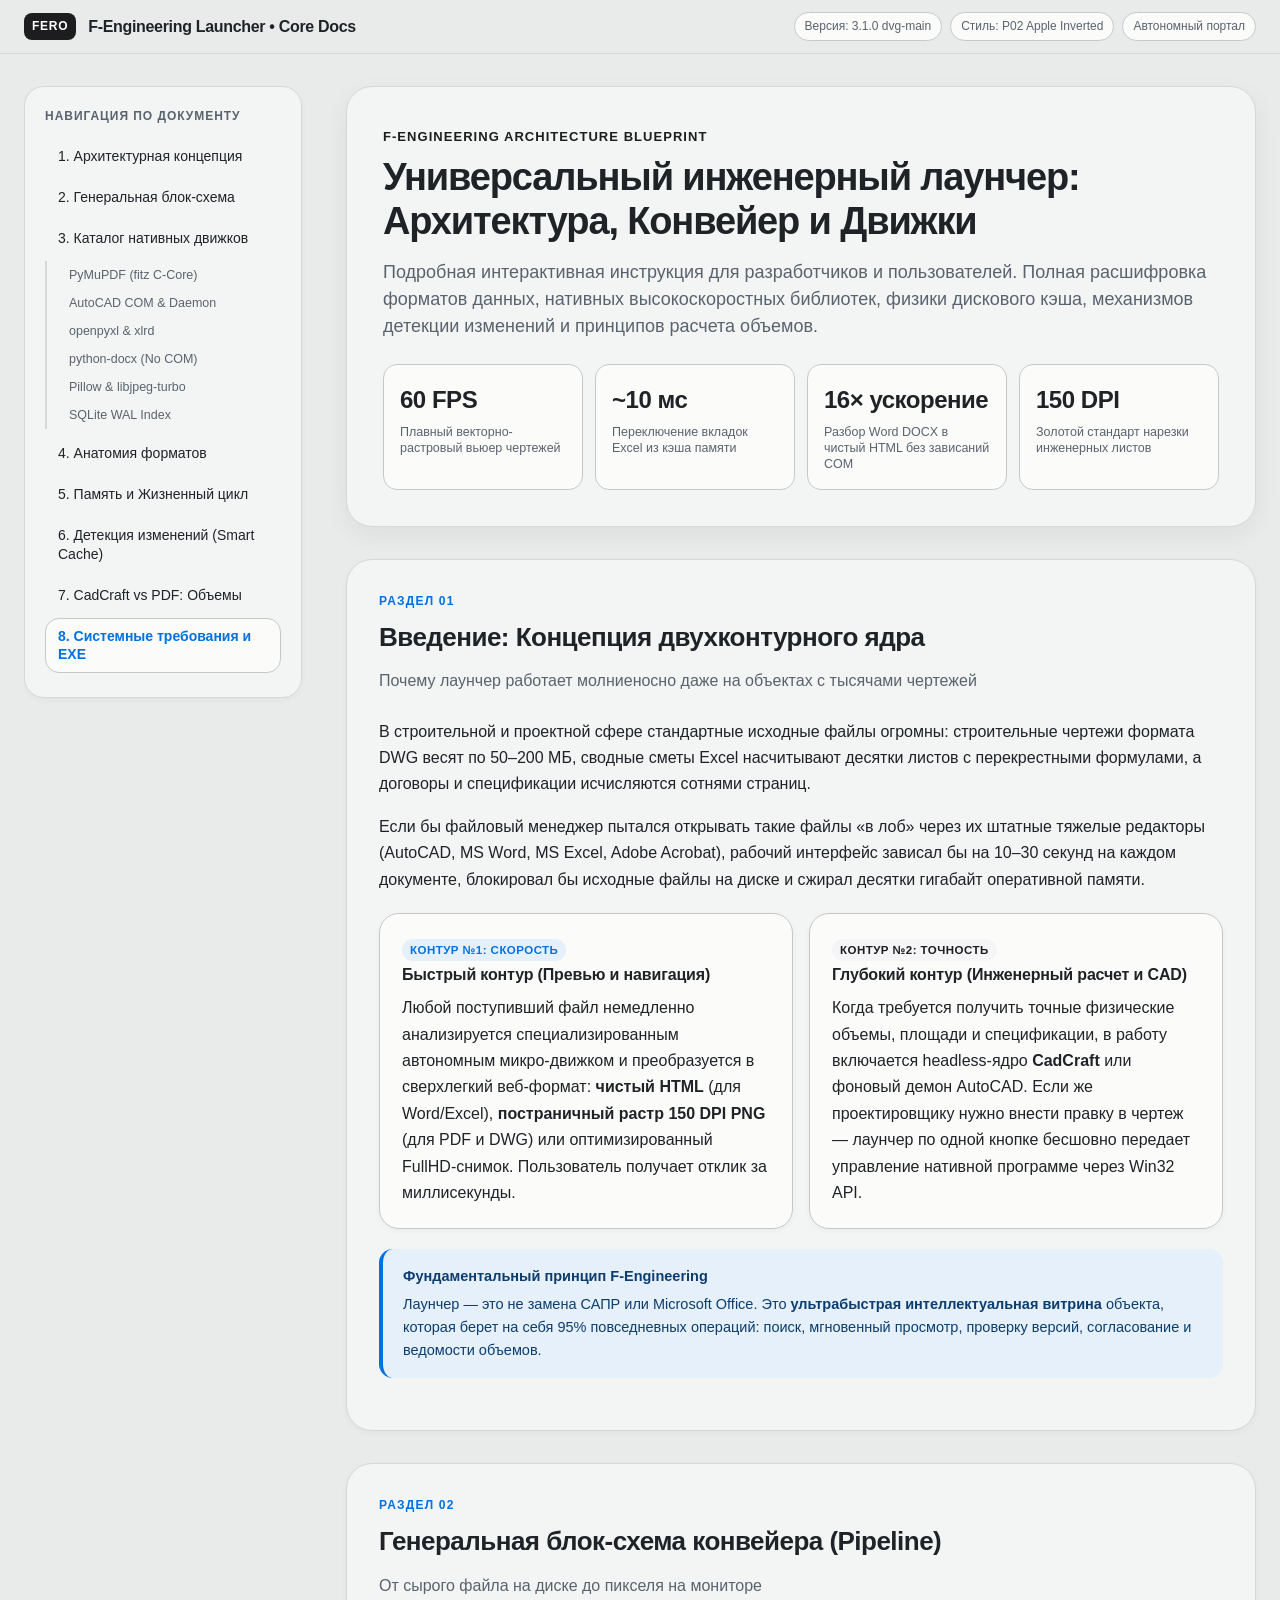
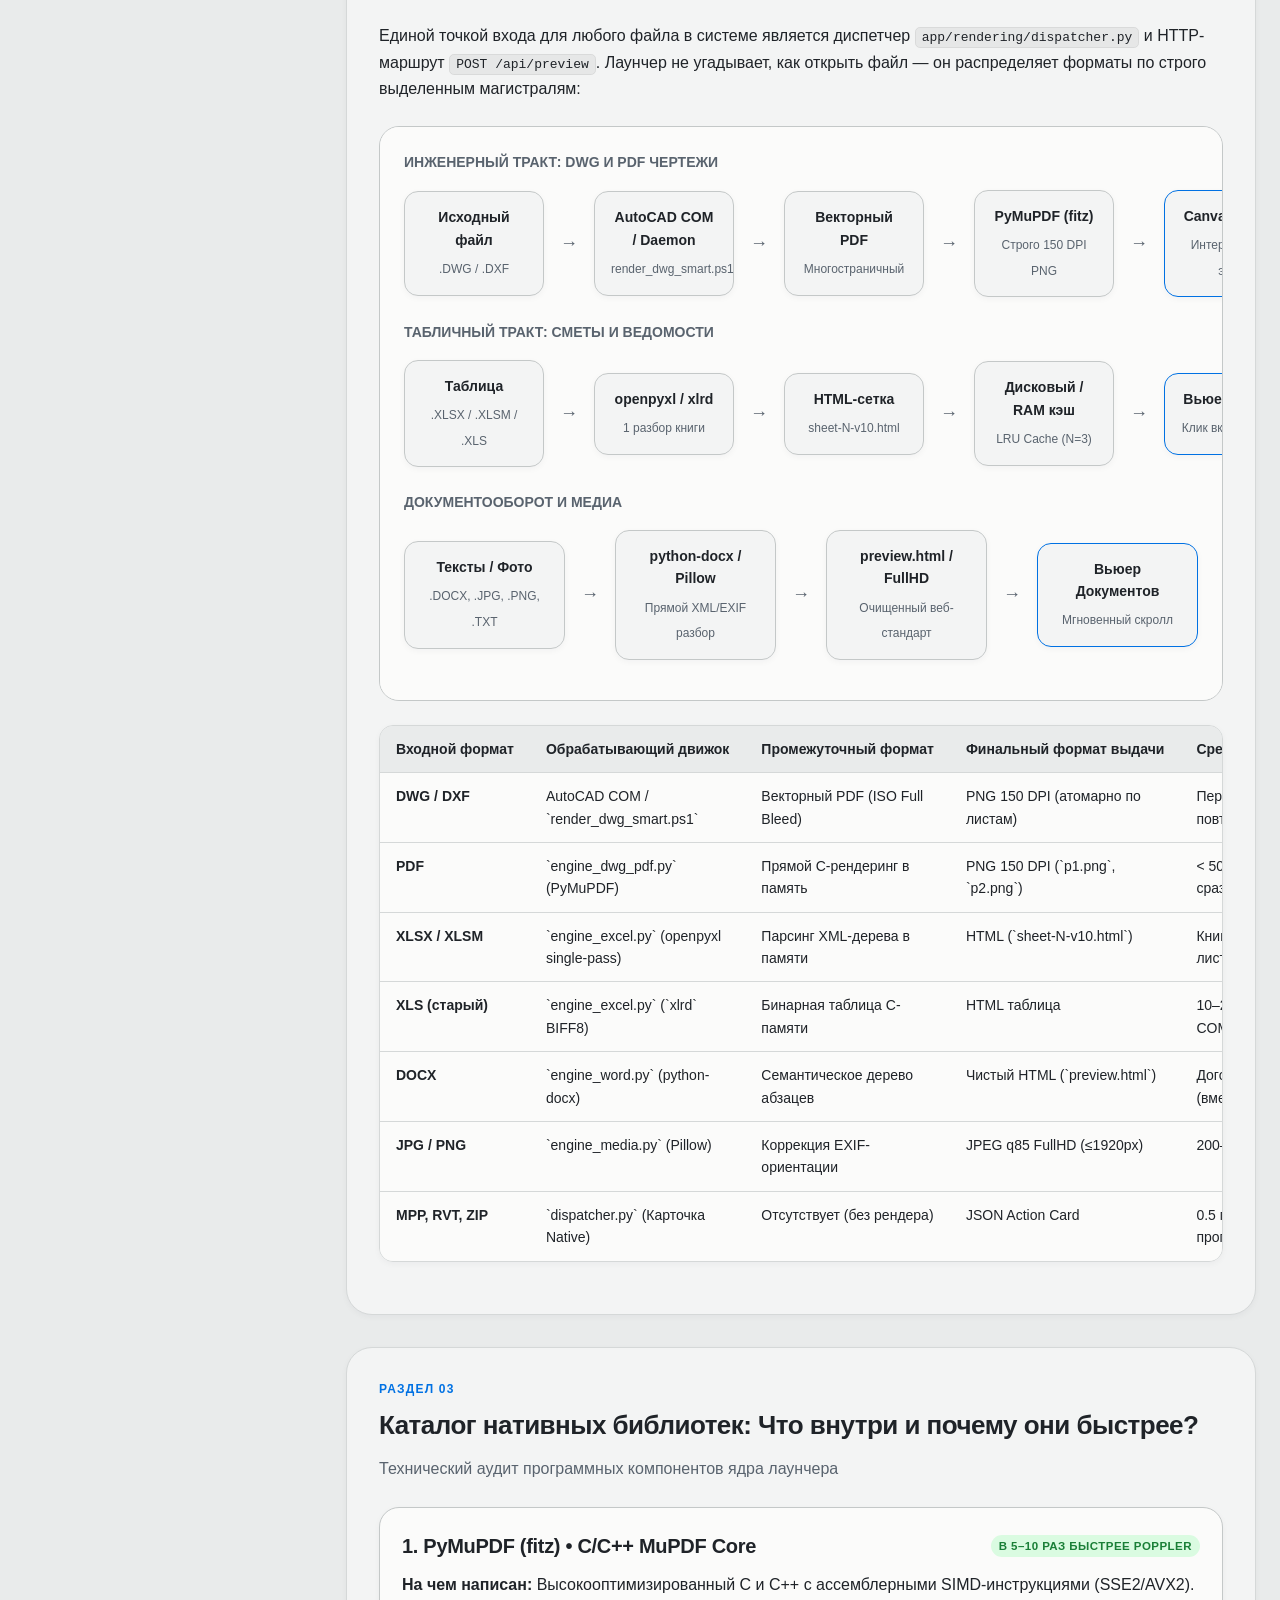
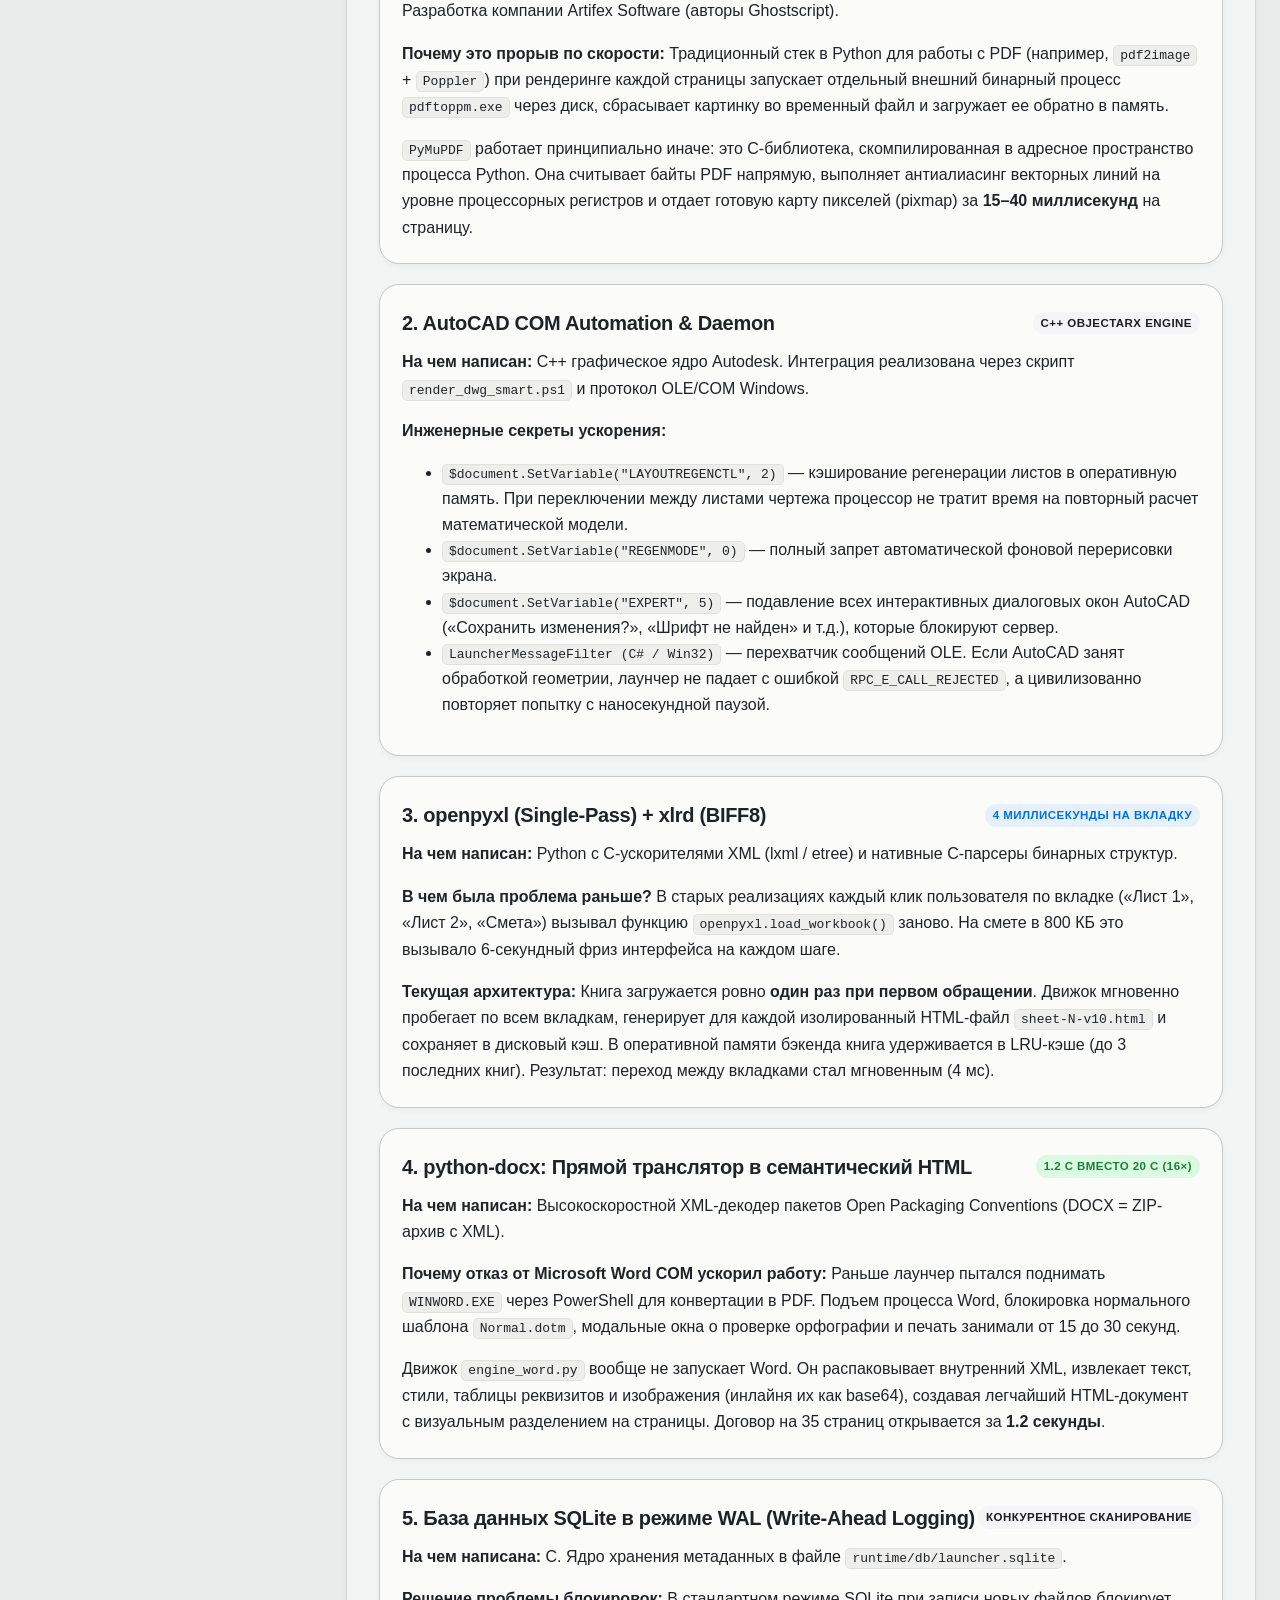
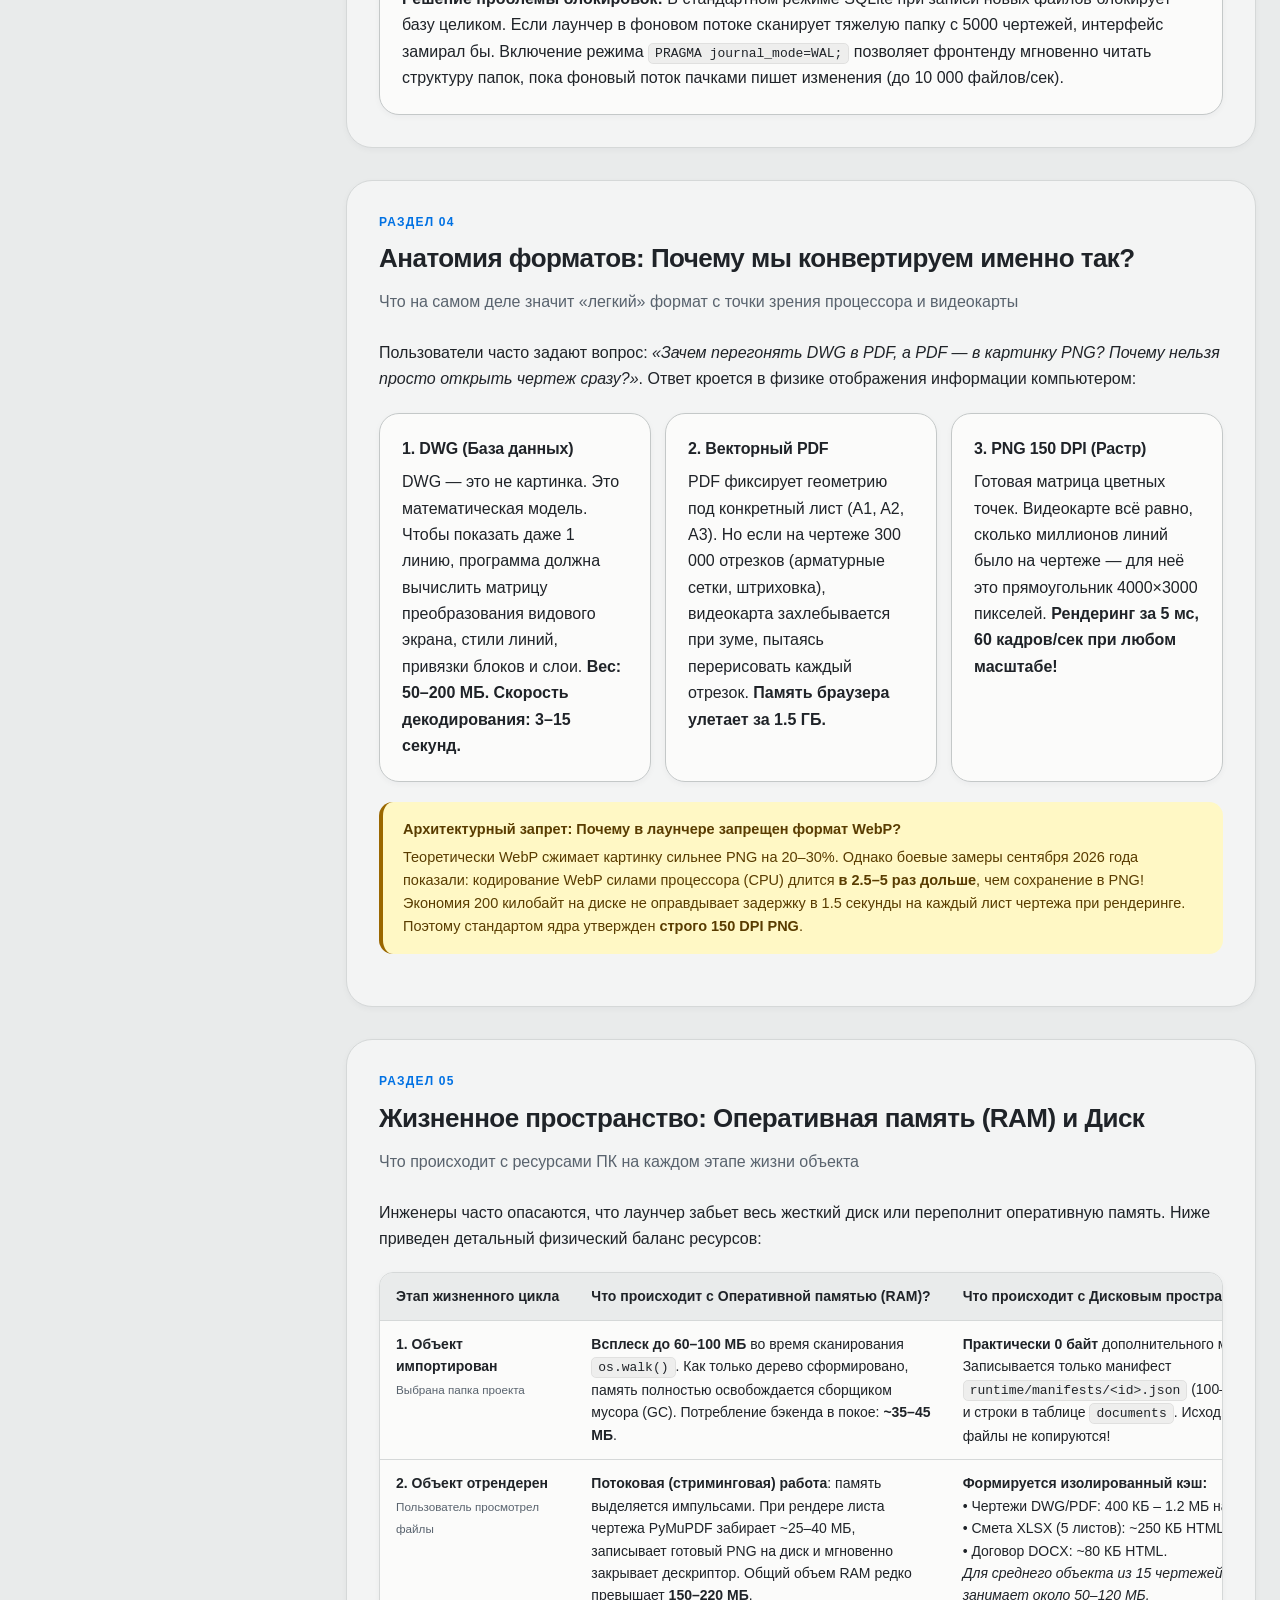
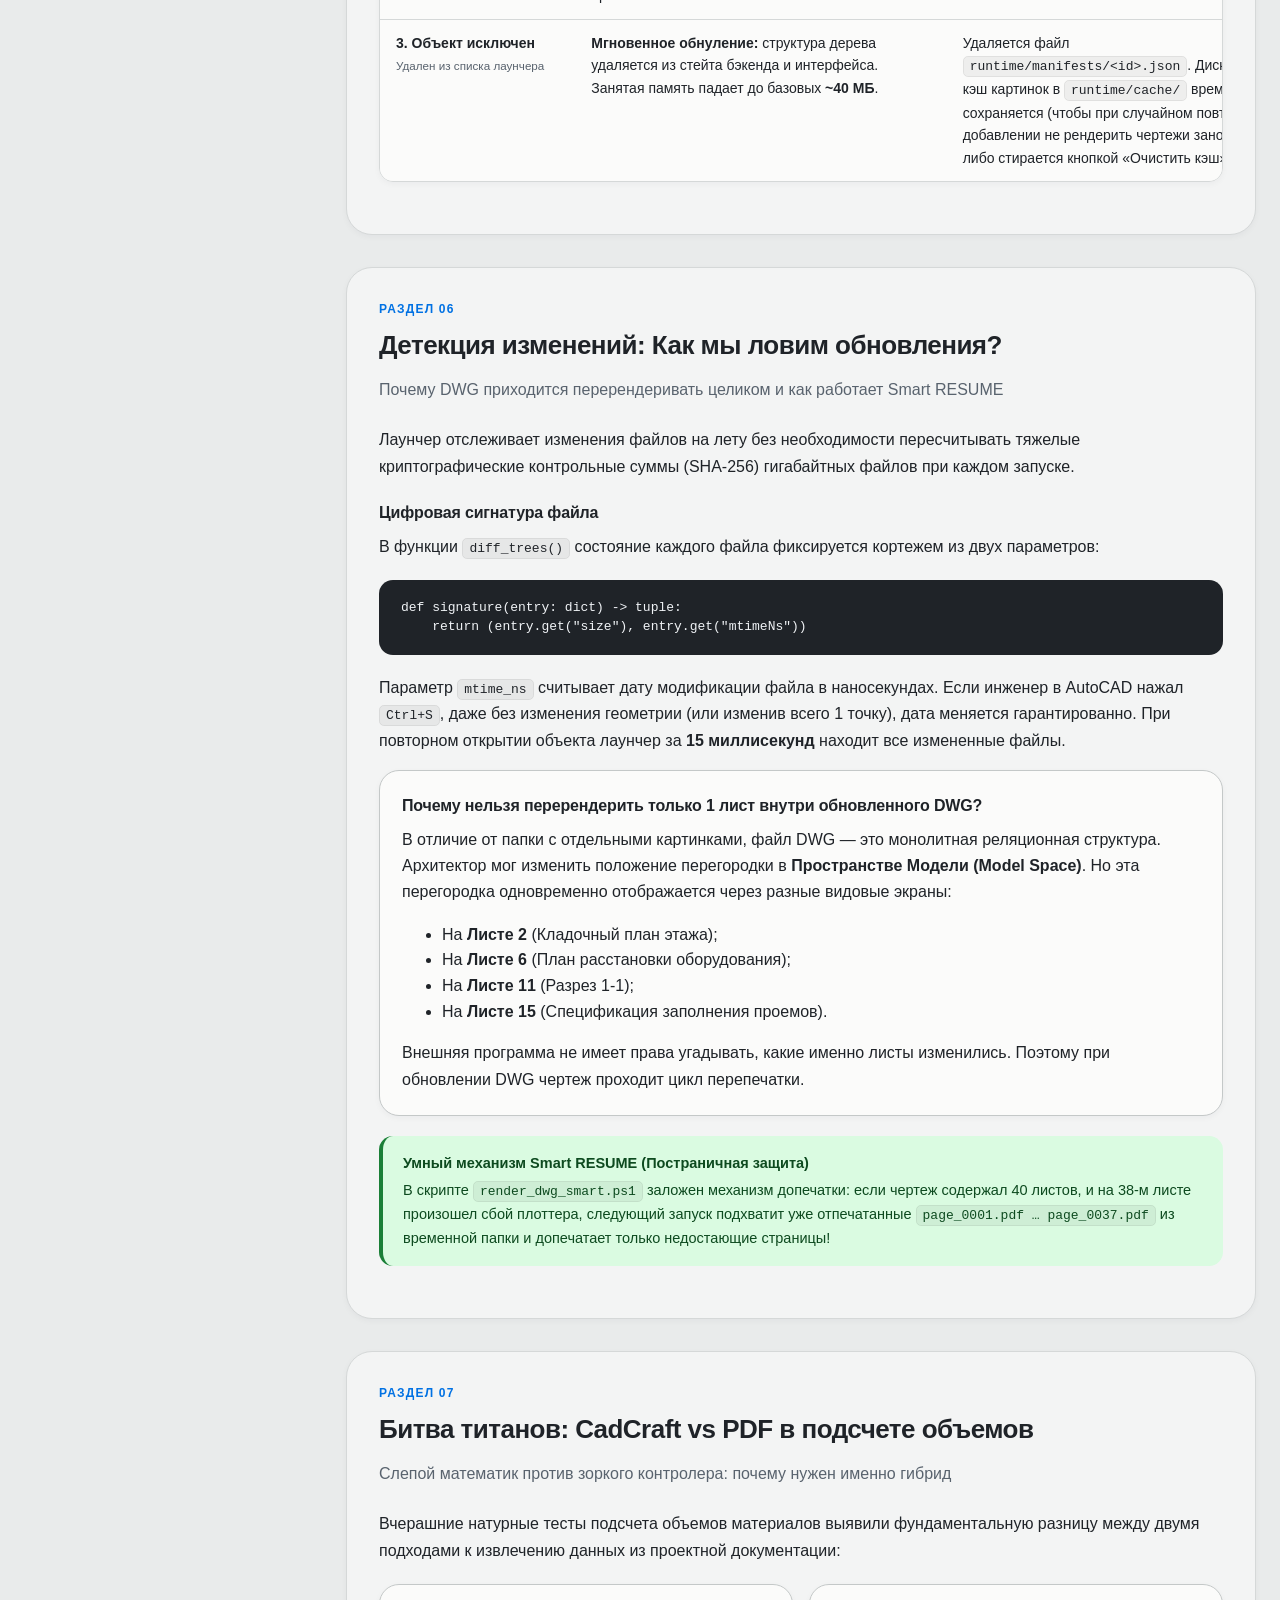
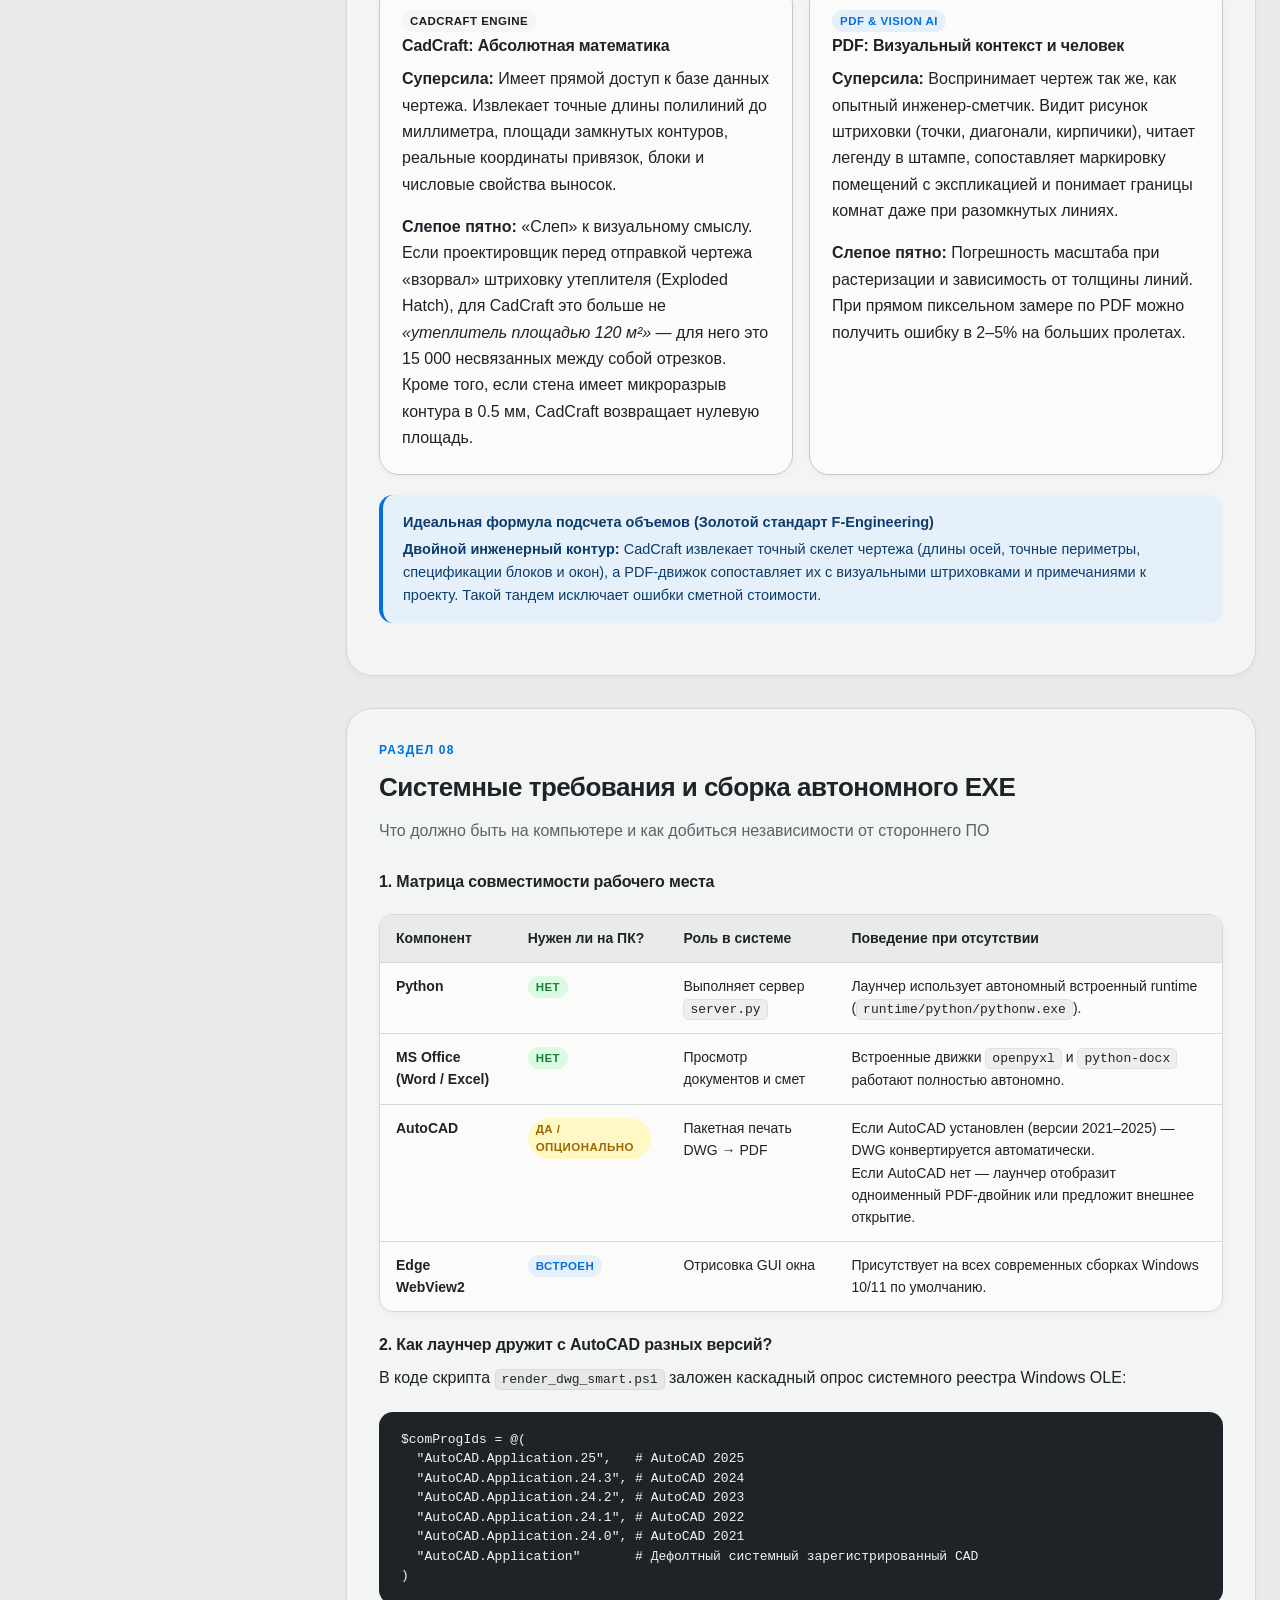
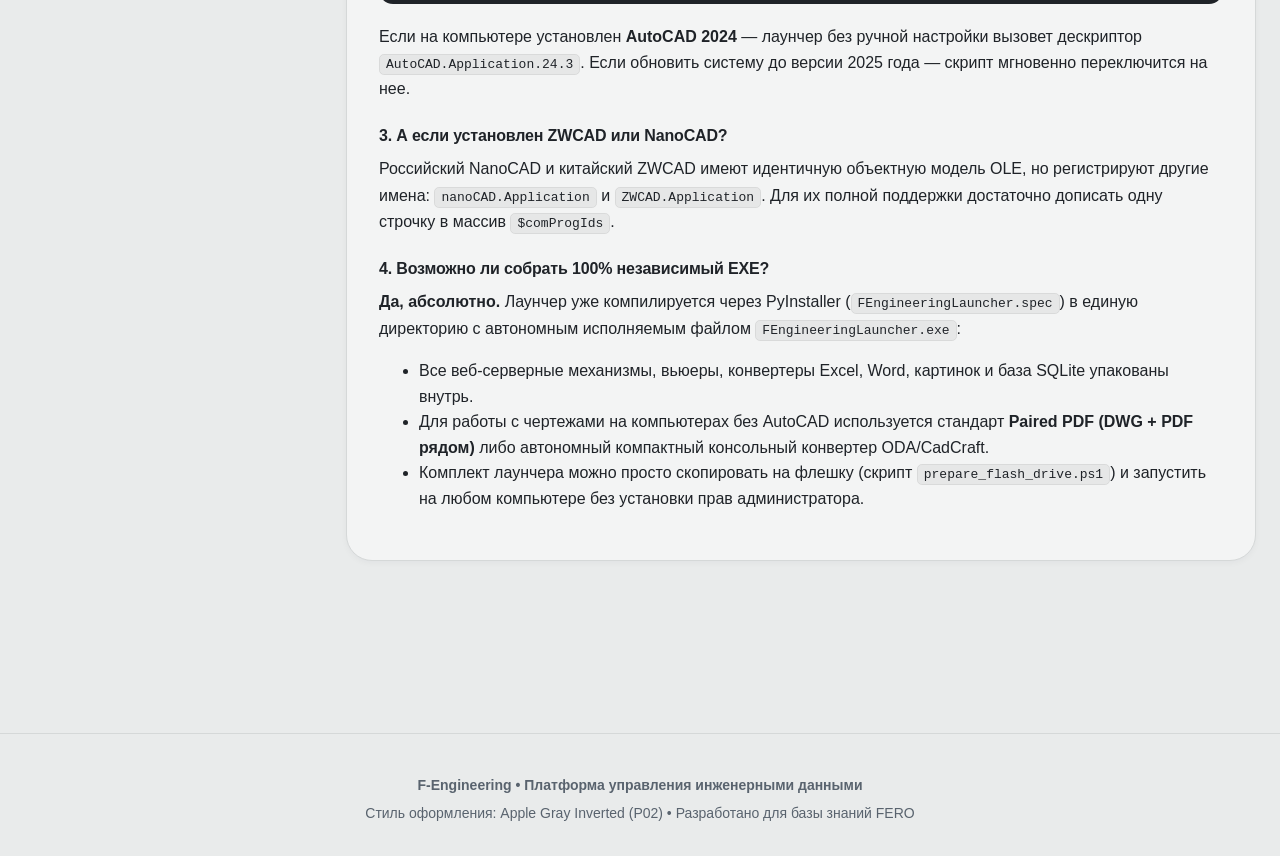
<file: docs/f_engineering_launcher_guide.html>
<!doctype html>
<html lang="ru">
<head>
<meta charset="utf-8">
<meta name="viewport" content="width=device-width, initial-scale=1, viewport-fit=cover">
<title>Руководство разработчика и пользователя: Архитектура F-Engineering Launcher</title>
<style>
/* ==========================================================================
   СТИЛЬ: P02 APPLE GRAY · ИНВЕРСНАЯ СХЕМА (BRANDBOOK F-ENGINEERING / FERO)
   Спецификация: f_engineering_14_styles_test_document.html
   --l1: #e9ebeb (Основа / Холст / Студийный серый)
   --l2: #f3f4f4 (Секции / Промежуточные контейнеры)
   --l3: #fbfbfa (Плавающие карточки / Код / Чистый светлый акцент)
   --border: #d5d8d8 (Контурные направляющие)
   --strong: #c4c8c8 (Активные границы, рамки контролов)
   ========================================================================== */
:root {
  --l1: #e9ebeb;
  --l2: #f3f4f4;
  --l3: #fbfbfa;
  --border: #d5d8d8;
  --strong: #c4c8c8;
  --text: #1f2328;
  --soft: #59636e;
  --accent: #0071e3;
  --accent-soft: #e5f0fa;
  --copper: #1D1D1F;
  --copper-soft: #F5F5F7;
  --success: #1a7f37;
  --success-soft: #dafbe1;
  --warning: #9a6700;
  --warning-soft: #fff8c5;
  --danger: #cf222e;
  --danger-soft: #ffebe9;
  --font: -apple-system, BlinkMacSystemFont, "SF Pro Display", "SF Pro Text", "Segoe UI", Roboto, "Helvetica Neue", Arial, sans-serif;
  --mono: "SF Mono", Monaco, Menlo, Consolas, "Ubuntu Mono", monospace;
  --radius-sm: 8px;
  --radius-md: 14px;
  --radius-lg: 20px;
  --radius-xl: 26px;
  --shadow-sm: 0 2px 6px rgba(31, 35, 40, 0.04);
  --shadow-md: 0 8px 24px rgba(31, 35, 40, 0.06);
  --shadow-lg: 0 14px 36px rgba(31, 35, 40, 0.08);
}

* { box-sizing: border-box; -webkit-tap-highlight-color: transparent; }
html { scroll-behavior: smooth; font-size: 16px; }
body {
  margin: 0;
  background-color: var(--l1);
  color: var(--text);
  font-family: var(--font);
  line-height: 1.6;
  -webkit-font-smoothing: antialiased;
}

/* Прогресс-бар прокрутки */
#progress-bar {
  position: fixed;
  top: 0;
  left: 0;
  height: 3px;
  background: linear-gradient(90deg, var(--copper), var(--accent));
  width: 0%;
  z-index: 1000;
  transition: width 0.1s ease-out;
}

/* Хедер */
.app-header {
  position: sticky;
  top: 0;
  z-index: 900;
  background: rgba(233, 235, 235, 0.88);
  backdrop-filter: blur(20px);
  -webkit-backdrop-filter: blur(20px);
  border-bottom: 1px solid var(--border);
  padding: 12px 24px;
}
.header-inner {
  max-width: 1440px;
  margin: 0 auto;
  display: flex;
  align-items: center;
  justify-content: space-between;
  gap: 16px;
}
.brand-group {
  display: flex;
  align-items: center;
  gap: 12px;
  text-decoration: none;
  color: var(--text);
}
.brand-badge {
  background: var(--copper);
  color: #fff;
  font-weight: 700;
  font-size: 12px;
  letter-spacing: 0.06em;
  padding: 4px 8px;
  border-radius: var(--radius-sm);
  display: inline-flex;
  align-items: center;
  justify-content: center;
}
.brand-title {
  font-size: 16px;
  font-weight: 700;
  letter-spacing: -0.02em;
}
.header-tags {
  display: flex;
  align-items: center;
  gap: 8px;
}
.tag {
  font-size: 12px;
  padding: 4px 10px;
  border-radius: 999px;
  border: 1px solid var(--strong);
  background: var(--l3);
  color: var(--soft);
  white-space: nowrap;
}
.menu-btn {
  display: none;
  background: var(--l3);
  border: 1px solid var(--strong);
  border-radius: var(--radius-sm);
  padding: 6px 12px;
  font-size: 14px;
  font-weight: 600;
  cursor: pointer;
  color: var(--text);
}

/* Основной лейаут документации */
.doc-layout {
  max-width: 1440px;
  margin: 0 auto;
  display: grid;
  grid-template-columns: 290px minmax(0, 1fr);
  gap: 32px;
  padding: 32px 24px 80px;
}

/* Сайдбар / Оглавление */
.sidebar {
  position: sticky;
  top: 76px;
  height: calc(100vh - 100px);
  overflow-y: auto;
  padding-right: 12px;
}
.sidebar::-webkit-scrollbar { width: 4px; }
.sidebar::-webkit-scrollbar-thumb { background: var(--strong); border-radius: 4px; }

.sidebar-box {
  background: var(--l2);
  border: 1px solid var(--border);
  border-radius: var(--radius-lg);
  padding: 20px;
  box-shadow: var(--shadow-sm);
}
.sidebar-title {
  font-size: 12px;
  text-transform: uppercase;
  letter-spacing: 0.08em;
  color: var(--soft);
  margin-bottom: 12px;
  font-weight: 700;
}
.nav-list {
  list-style: none;
  padding: 0;
  margin: 0;
}
.nav-item { margin-bottom: 4px; }
.nav-link {
  display: block;
  padding: 8px 12px;
  border-radius: var(--radius-md);
  color: var(--text);
  text-decoration: none;
  font-size: 14px;
  line-height: 1.35;
  transition: all 0.15s ease;
  border: 1px solid transparent;
}
.nav-link:hover {
  background: var(--l3);
  border-color: var(--border);
}
.nav-link.active {
  background: var(--l3);
  border-color: var(--strong);
  font-weight: 600;
  color: var(--accent);
}
.nav-sublist {
  list-style: none;
  padding-left: 14px;
  margin: 4px 0 6px;
  border-left: 2px solid var(--border);
}
.nav-sublink {
  display: block;
  padding: 4px 8px;
  font-size: 12.5px;
  color: var(--soft);
  text-decoration: none;
  border-radius: var(--radius-sm);
}
.nav-sublink:hover { color: var(--text); }

/* Контентная зона */
.content-area {
  min-width: 0;
}

/* Hero карточка */
.hero-card {
  background: var(--l2);
  border: 1px solid var(--border);
  border-radius: var(--radius-xl);
  padding: 36px;
  margin-bottom: 32px;
  box-shadow: var(--shadow-md);
}
.hero-eyebrow {
  display: inline-flex;
  align-items: center;
  gap: 8px;
  font-size: 13px;
  text-transform: uppercase;
  letter-spacing: 0.08em;
  color: var(--copper);
  font-weight: 700;
  margin-bottom: 8px;
}
.hero-title {
  margin: 0 0 16px;
  font-size: 38px;
  line-height: 1.15;
  letter-spacing: -0.03em;
  font-weight: 800;
}
.hero-desc {
  font-size: 18px;
  color: var(--soft);
  max-width: 880px;
  margin: 0 0 24px;
  line-height: 1.5;
}
.hero-grid {
  display: grid;
  grid-template-columns: repeat(auto-fit, minmax(200px, 1fr));
  gap: 12px;
}
.metric-box {
  background: var(--l3);
  border: 1px solid var(--strong);
  border-radius: var(--radius-md);
  padding: 16px;
}
.metric-num {
  font-size: 24px;
  font-weight: 800;
  letter-spacing: -0.02em;
  color: var(--text);
  margin-bottom: 4px;
}
.metric-label {
  font-size: 12.5px;
  color: var(--soft);
  line-height: 1.3;
}

/* Секции руководства */
.guide-section {
  background: var(--l2);
  border: 1px solid var(--border);
  border-radius: var(--radius-xl);
  padding: 32px;
  margin-bottom: 32px;
  box-shadow: var(--shadow-sm);
}
.section-header {
  margin-bottom: 24px;
}
.section-num {
  font-size: 12px;
  font-weight: 800;
  text-transform: uppercase;
  letter-spacing: 0.1em;
  color: var(--accent);
  margin-bottom: 6px;
}
h2 {
  font-size: 26px;
  letter-spacing: -0.02em;
  margin: 0 0 10px;
  font-weight: 750;
}
.section-subtitle {
  color: var(--soft);
  font-size: 16px;
  margin: 0;
}
h3 {
  font-size: 20px;
  letter-spacing: -0.015em;
  margin: 28px 0 12px;
  font-weight: 700;
}
h4 {
  font-size: 16px;
  letter-spacing: -0.01em;
  margin: 20px 0 8px;
  font-weight: 650;
}

p { margin: 0 0 16px; line-height: 1.65; }

/* Карточки и сетки */
.grid-2 {
  display: grid;
  grid-template-columns: repeat(auto-fit, minmax(320px, 1fr));
  gap: 16px;
  margin: 20px 0;
}
.grid-3 {
  display: grid;
  grid-template-columns: repeat(auto-fit, minmax(260px, 1fr));
  gap: 14px;
  margin: 20px 0;
}
.card {
  background: var(--l3);
  border: 1px solid var(--strong);
  border-radius: var(--radius-lg);
  padding: 22px;
  box-shadow: var(--shadow-sm);
}
.card h4 { margin-top: 0; }
.card p:last-child { margin-bottom: 0; }

/* Callout блоки (Алерты) */
.callout {
  border-radius: var(--radius-md);
  padding: 16px 20px;
  margin: 20px 0;
  border-left: 4px solid;
  font-size: 14.5px;
}
.callout-info {
  background: var(--accent-soft);
  border-color: var(--accent);
  color: #0c3d6e;
}
.callout-tip {
  background: var(--success-soft);
  border-color: var(--success);
  color: #0d4a1f;
}
.callout-warning {
  background: var(--warning-soft);
  border-color: var(--warning);
  color: #593c00;
}
.callout-title {
  font-weight: 700;
  margin-bottom: 4px;
  display: flex;
  align-items: center;
  gap: 6px;
}

/* Таблицы */
.table-wrap {
  overflow-x: auto;
  margin: 20px 0;
  border: 1px solid var(--border);
  border-radius: var(--radius-md);
  background: var(--l3);
  box-shadow: var(--shadow-sm);
}
table {
  width: 100%;
  border-collapse: collapse;
  font-size: 14px;
  text-align: left;
}
th {
  background: var(--l1);
  padding: 12px 16px;
  font-weight: 700;
  border-bottom: 1px solid var(--border);
  color: var(--text);
  white-space: nowrap;
}
td {
  padding: 12px 16px;
  border-bottom: 1px solid var(--border);
  vertical-align: top;
  color: var(--text);
}
tr:last-child td { border-bottom: none; }
tr:hover td { background: rgba(0,0,0,0.015); }

/* Код и инлайн-элементы */
code {
  font-family: var(--mono);
  font-size: 13px;
  background: rgba(0,0,0,0.05);
  padding: 2px 6px;
  border-radius: 5px;
  border: 1px solid rgba(0,0,0,0.06);
}
pre {
  background: #1f2328;
  color: #f0f3f6;
  font-family: var(--mono);
  font-size: 13px;
  padding: 18px 22px;
  border-radius: var(--radius-md);
  overflow-x: auto;
  line-height: 1.5;
  margin: 20px 0;
}
pre code {
  background: transparent;
  padding: 0;
  border: none;
  color: inherit;
}

/* Визуальные схемы и блок-схемы (Архитектура) */
.flow-diagram {
  background: var(--l3);
  border: 1px solid var(--strong);
  border-radius: var(--radius-lg);
  padding: 24px;
  margin: 24px 0;
  overflow-x: auto;
}
.flow-row {
  display: flex;
  align-items: center;
  justify-content: space-between;
  gap: 16px;
  position: relative;
  margin: 16px 0;
}
.flow-node {
  flex: 1;
  min-width: 140px;
  background: var(--l2);
  border: 1px solid var(--strong);
  border-radius: var(--radius-md);
  padding: 14px 16px;
  text-align: center;
  box-shadow: var(--shadow-sm);
  transition: transform 0.2s ease;
}
.flow-node:hover { transform: translateY(-2px); }
.flow-node strong { display: block; font-size: 14px; margin-bottom: 4px; }
.flow-node span { font-size: 12px; color: var(--soft); }
.flow-arrow {
  color: var(--soft);
  font-size: 18px;
  font-weight: 700;
  flex-shrink: 0;
}

/* Бейджи статусов */
.badge {
  display: inline-flex;
  align-items: center;
  gap: 4px;
  font-size: 11.5px;
  font-weight: 700;
  padding: 2px 8px;
  border-radius: 999px;
  text-transform: uppercase;
  letter-spacing: 0.04em;
}
.badge-blue { background: var(--accent-soft); color: var(--accent); }
.badge-green { background: var(--success-soft); color: var(--success); }
.badge-apple { background: var(--copper-soft); color: var(--copper); }
.badge-amber { background: var(--warning-soft); color: var(--warning); }

/* Футер */
.doc-footer {
  text-align: center;
  padding: 40px 20px;
  color: var(--soft);
  font-size: 14px;
  border-top: 1px solid var(--border);
  margin-top: 60px;
}

/* Мобильная адаптивность */
@media (max-width: 992px) {
  .doc-layout { grid-template-columns: 1fr; }
  .sidebar {
    display: none;
    position: fixed;
    top: 56px;
    left: 0;
    right: 0;
    bottom: 0;
    height: auto;
    z-index: 950;
    background: rgba(233, 235, 235, 0.98);
    backdrop-filter: blur(20px);
    padding: 20px;
  }
  .sidebar.open { display: block; }
  .menu-btn { display: inline-flex; }
  .header-tags { display: none; }
}

@media (max-width: 640px) {
  .hero-card, .guide-section { padding: 20px; border-radius: var(--radius-lg); }
  .hero-title { font-size: 28px; }
  .flow-row { flex-direction: column; }
  .flow-arrow { transform: rotate(90deg); margin: 4px 0; }
  .grid-2, .grid-3 { grid-template-columns: 1fr; }
}
</style>
</head>
<body>

<div id="progress-bar"></div>

<!-- Верхняя панель -->
<header class="app-header">
  <div class="header-inner">
    <a href="#" class="brand-group">
      <span class="brand-badge">FERO</span>
      <span class="brand-title">F-Engineering Launcher &bull; Core Docs</span>
    </a>
    <div class="header-tags">
      <span class="tag">Версия: 3.1.0 dvg-main</span>
      <span class="tag">Стиль: P02 Apple Inverted</span>
      <span class="tag">Автономный портал</span>
    </div>
    <button class="menu-btn" id="menuToggle" aria-label="Открыть меню оглавления">Оглавление ☰</button>
  </div>
</header>

<div class="doc-layout">

  <!-- Боковое оглавление (Desktop Sticky / Mobile Drawer) -->
  <aside class="sidebar" id="sidebarNav">
    <div class="sidebar-box">
      <div class="sidebar-title">Навигация по документу</div>
      <ul class="nav-list">
        <li class="nav-item"><a href="#intro" class="nav-link active">1. Архитектурная концепция</a></li>
        <li class="nav-item"><a href="#pipeline" class="nav-link">2. Генеральная блок-схема</a></li>
        <li class="nav-item">
          <a href="#engines" class="nav-link">3. Каталог нативных движков</a>
          <ul class="nav-sublist">
            <li><a href="#engine-pdf" class="nav-sublink">PyMuPDF (fitz C-Core)</a></li>
            <li><a href="#engine-cad" class="nav-sublink">AutoCAD COM & Daemon</a></li>
            <li><a href="#engine-excel" class="nav-sublink">openpyxl & xlrd</a></li>
            <li><a href="#engine-word" class="nav-sublink">python-docx (No COM)</a></li>
            <li><a href="#engine-media" class="nav-sublink">Pillow & libjpeg-turbo</a></li>
            <li><a href="#engine-db" class="nav-sublink">SQLite WAL Index</a></li>
          </ul>
        </li>
        <li class="nav-item"><a href="#formats" class="nav-link">4. Анатомия форматов</a></li>
        <li class="nav-item"><a href="#memory-disk" class="nav-link">5. Память и Жизненный цикл</a></li>
        <li class="nav-item"><a href="#changes" class="nav-link">6. Детекция изменений (Smart Cache)</a></li>
        <li class="nav-item"><a href="#cadcraft-vs-pdf" class="nav-link">7. CadCraft vs PDF: Объемы</a></li>
        <li class="nav-item"><a href="#requirements-exe" class="nav-link">8. Системные требования и EXE</a></li>
      </ul>
    </div>
  </aside>

  <!-- Основной контент -->
  <main class="content-area">

    <!-- Hero Card -->
    <section class="hero-card">
      <div class="hero-eyebrow">
        <span>F-Engineering Architecture Blueprint</span>
      </div>
      <h1 class="hero-title">Универсальный инженерный лаунчер: Архитектура, Конвейер и Движки</h1>
      <p class="hero-desc">
        Подробная интерактивная инструкция для разработчиков и пользователей. Полная расшифровка форматов данных, нативных высокоскоростных библиотек, физики дискового кэша, механизмов детекции изменений и принципов расчета объемов.
      </p>
      <div class="hero-grid">
        <div class="metric-box">
          <div class="metric-num">60 FPS</div>
          <div class="metric-label">Плавный векторно-растровый вьюер чертежей</div>
        </div>
        <div class="metric-box">
          <div class="metric-num">~10 мс</div>
          <div class="metric-label">Переключение вкладок Excel из кэша памяти</div>
        </div>
        <div class="metric-box">
          <div class="metric-num">16&times; ускорение</div>
          <div class="metric-label">Разбор Word DOCX в чистый HTML без зависаний COM</div>
        </div>
        <div class="metric-box">
          <div class="metric-num">150 DPI</div>
          <div class="metric-label">Золотой стандарт нарезки инженерных листов</div>
        </div>
      </div>
    </section>

    <!-- СЕКЦИЯ 1: КОНЦЕПЦИЯ -->
    <section class="guide-section" id="intro">
      <div class="section-header">
        <div class="section-num">Раздел 01</div>
        <h2>Введение: Концепция двухконтурного ядра</h2>
        <p class="section-subtitle">Почему лаунчер работает молниеносно даже на объектах с тысячами чертежей</p>
      </div>

      <p>
        В строительной и проектной сфере стандартные исходные файлы огромны: строительные чертежи формата DWG весят по 50–200 МБ, сводные сметы Excel насчитывают десятки листов с перекрестными формулами, а договоры и спецификации исчисляются сотнями страниц.
      </p>
      <p>
        Если бы файловый менеджер пытался открывать такие файлы «в лоб» через их штатные тяжелые редакторы (AutoCAD, MS Word, MS Excel, Adobe Acrobat), рабочий интерфейс зависал бы на 10–30 секунд на каждом документе, блокировал бы исходные файлы на диске и сжирал десятки гигабайт оперативной памяти.
      </p>

      <div class="grid-2">
        <div class="card">
          <div class="badge badge-blue">Контур №1: Скорость</div>
          <h4>Быстрый контур (Превью и навигация)</h4>
          <p>
            Любой поступивший файл немедленно анализируется специализированным автономным микро-движком и преобразуется в сверхлегкий веб-формат: <strong>чистый HTML</strong> (для Word/Excel), <strong>постраничный растр 150 DPI PNG</strong> (для PDF и DWG) или оптимизированный FullHD-снимок. Пользователь получает отклик за миллисекунды.
          </p>
        </div>
        <div class="card">
          <div class="badge badge-apple">Контур №2: Точность</div>
          <h4>Глубокий контур (Инженерный расчет и CAD)</h4>
          <p>
            Когда требуется получить точные физические объемы, площади и спецификации, в работу включается headless-ядро <strong>CadCraft</strong> или фоновый демон AutoCAD. Если же проектировщику нужно внести правку в чертеж — лаунчер по одной кнопке бесшовно передает управление нативной программе через Win32 API.
          </p>
        </div>
      </div>

      <div class="callout callout-info">
        <div class="callout-title">Фундаментальный принцип F-Engineering</div>
        Лаунчер — это не замена САПР или Microsoft Office. Это <strong>ультрабыстрая интеллектуальная витрина</strong> объекта, которая берет на себя 95% повседневных операций: поиск, мгновенный просмотр, проверку версий, согласование и ведомости объемов.
      </div>
    </section>

    <!-- СЕКЦИЯ 2: БЛОК-СХЕМА КОНВЕЙЕРА -->
    <section class="guide-section" id="pipeline">
      <div class="section-header">
        <div class="section-num">Раздел 02</div>
        <h2>Генеральная блок-схема конвейера (Pipeline)</h2>
        <p class="section-subtitle">От сырого файла на диске до пикселя на мониторе</p>
      </div>

      <p>
        Единой точкой входа для любого файла в системе является диспетчер <code>app/rendering/dispatcher.py</code> и HTTP-маршрут <code>POST /api/preview</code>. Лаунчер не угадывает, как открыть файл — он распределяет форматы по строго выделенным магистралям:
      </p>

      <div class="flow-diagram">
        <div style="font-weight:700; margin-bottom:12px; font-size:14px; color:var(--soft);">ИНЖЕНЕРНЫЙ ТРАКТ: DWG И PDF ЧЕРТЕЖИ</div>
        <div class="flow-row">
          <div class="flow-node">
            <strong>Исходный файл</strong>
            <span>.DWG / .DXF</span>
          </div>
          <div class="flow-arrow">&rarr;</div>
          <div class="flow-node">
            <strong>AutoCAD COM / Daemon</strong>
            <span>render_dwg_smart.ps1</span>
          </div>
          <div class="flow-arrow">&rarr;</div>
          <div class="flow-node">
            <strong>Векторный PDF</strong>
            <span>Многостраничный</span>
          </div>
          <div class="flow-arrow">&rarr;</div>
          <div class="flow-node">
            <strong>PyMuPDF (fitz)</strong>
            <span>Строго 150 DPI PNG</span>
          </div>
          <div class="flow-arrow">&rarr;</div>
          <div class="flow-node" style="border-color:var(--accent);">
            <strong>Canvas Вьюер</strong>
            <span>Интерактивный экран</span>
          </div>
        </div>

        <div style="font-weight:700; margin:24px 0 12px; font-size:14px; color:var(--soft);">ТАБЛИЧНЫЙ ТРАКТ: СМЕТЫ И ВЕДОМОСТИ</div>
        <div class="flow-row">
          <div class="flow-node">
            <strong>Таблица</strong>
            <span>.XLSX / .XLSM / .XLS</span>
          </div>
          <div class="flow-arrow">&rarr;</div>
          <div class="flow-node">
            <strong>openpyxl / xlrd</strong>
            <span>1 разбор книги</span>
          </div>
          <div class="flow-arrow">&rarr;</div>
          <div class="flow-node">
            <strong>HTML-сетка</strong>
            <span>sheet-N-v10.html</span>
          </div>
          <div class="flow-arrow">&rarr;</div>
          <div class="flow-node">
            <strong>Дисковый / RAM кэш</strong>
            <span>LRU Cache (N=3)</span>
          </div>
          <div class="flow-arrow">&rarr;</div>
          <div class="flow-node" style="border-color:var(--accent);">
            <strong>Вьюер Таблиц</strong>
            <span>Клик вкладки: 4 мс</span>
          </div>
        </div>

        <div style="font-weight:700; margin:24px 0 12px; font-size:14px; color:var(--soft);">ДОКУМЕНТООБОРОТ И МЕДИА</div>
        <div class="flow-row">
          <div class="flow-node">
            <strong>Тексты / Фото</strong>
            <span>.DOCX, .JPG, .PNG, .TXT</span>
          </div>
          <div class="flow-arrow">&rarr;</div>
          <div class="flow-node">
            <strong>python-docx / Pillow</strong>
            <span>Прямой XML/EXIF разбор</span>
          </div>
          <div class="flow-arrow">&rarr;</div>
          <div class="flow-node">
            <strong>preview.html / FullHD</strong>
            <span>Очищенный веб-стандарт</span>
          </div>
          <div class="flow-arrow">&rarr;</div>
          <div class="flow-node" style="border-color:var(--accent);">
            <strong>Вьюер Документов</strong>
            <span>Мгновенный скролл</span>
          </div>
        </div>
      </div>

      <div class="table-wrap">
        <table>
          <thead>
            <tr>
              <th>Входной формат</th>
              <th>Обрабатывающий движок</th>
              <th>Промежуточный формат</th>
              <th>Финальный формат выдачи</th>
              <th>Среднее время открытия</th>
            </tr>
          </thead>
          <tbody>
            <tr>
              <td><strong>DWG / DXF</strong></td>
              <td>AutoCAD COM / `render_dwg_smart.ps1`</td>
              <td>Векторный PDF (ISO Full Bleed)</td>
              <td>PNG 150 DPI (атомарно по листам)</td>
              <td>Первый лист: 2–5 с, повтор: 15 мс</td>
            </tr>
            <tr>
              <td><strong>PDF</strong></td>
              <td>`engine_dwg_pdf.py` (PyMuPDF)</td>
              <td>Прямой C-рендеринг в память</td>
              <td>PNG 150 DPI (`p1.png`, `p2.png`)</td>
              <td>&lt; 500 мс (первая стр. сразу)</td>
            </tr>
            <tr>
              <td><strong>XLSX / XLSM</strong></td>
              <td>`engine_excel.py` (openpyxl single-pass)</td>
              <td>Парсинг XML-дерева в памяти</td>
              <td>HTML (`sheet-N-v10.html`)</td>
              <td>Книга 800 КБ: 8 с все листы, клик: 4 мс</td>
            </tr>
            <tr>
              <td><strong>XLS (старый)</strong></td>
              <td>`engine_excel.py` (`xlrd` BIFF8)</td>
              <td>Бинарная таблица C-памяти</td>
              <td>HTML таблица</td>
              <td>10–20 мс (без участия COM)</td>
            </tr>
            <tr>
              <td><strong>DOCX</strong></td>
              <td>`engine_word.py` (python-docx)</td>
              <td>Семантическое дерево абзацев</td>
              <td>Чистый HTML (`preview.html`)</td>
              <td>Договор 35 стр: 1.2 с (вместо 20 с)</td>
            </tr>
            <tr>
              <td><strong>JPG / PNG</strong></td>
              <td>`engine_media.py` (Pillow)</td>
              <td>Коррекция EXIF-ориентации</td>
              <td>JPEG q85 FullHD (&le;1920px)</td>
              <td>200–600 мс</td>
            </tr>
            <tr>
              <td><strong>MPP, RVT, ZIP</strong></td>
              <td>`dispatcher.py` (Карточка Native)</td>
              <td>Отсутствует (без рендера)</td>
              <td>JSON Action Card</td>
              <td>0.5 мс (Кнопка «Открыть в программе»)</td>
            </tr>
          </tbody>
        </table>
      </div>
    </section>

    <!-- СЕКЦИЯ 3: ДВИЖКИ ПОД КАПОТОМ -->
    <section class="guide-section" id="engines">
      <div class="section-header">
        <div class="section-num">Раздел 03</div>
        <h2>Каталог нативных библиотек: Что внутри и почему они быстрее?</h2>
        <p class="section-subtitle">Технический аудит программных компонентов ядра лаунчера</p>
      </div>

      <!-- PyMuPDF -->
      <div class="card" id="engine-pdf" style="margin-bottom: 20px;">
        <div style="display:flex; justify-content:space-between; align-items:center; margin-bottom:10px;">
          <h3 style="margin:0;">1. PyMuPDF (fitz) &bull; C/C++ MuPDF Core</h3>
          <span class="badge badge-green">В 5–10 раз быстрее Poppler</span>
        </div>
        <p><strong>На чем написан:</strong> Высокооптимизированный C и C++ с ассемблерными SIMD-инструкциями (SSE2/AVX2). Разработка компании Artifex Software (авторы Ghostscript).</p>
        <p>
          <strong>Почему это прорыв по скорости:</strong> Традиционный стек в Python для работы с PDF (например, <code>pdf2image</code> + <code>Poppler</code>) при рендеринге каждой страницы запускает отдельный внешний бинарный процесс <code>pdftoppm.exe</code> через диск, сбрасывает картинку во временный файл и загружает ее обратно в память. 
        </p>
        <p>
          <code>PyMuPDF</code> работает принципиально иначе: это C-библиотека, скомпилированная в адресное пространство процесса Python. Она считывает байты PDF напрямую, выполняет антиалиасинг векторных линий на уровне процессорных регистров и отдает готовую карту пикселей (pixmap) за <strong>15–40 миллисекунд</strong> на страницу.
        </p>
      </div>

      <!-- AutoCAD COM -->
      <div class="card" id="engine-cad" style="margin-bottom: 20px;">
        <div style="display:flex; justify-content:space-between; align-items:center; margin-bottom:10px;">
          <h3 style="margin:0;">2. AutoCAD COM Automation & Daemon</h3>
          <span class="badge badge-apple">C++ ObjectARX Engine</span>
        </div>
        <p><strong>На чем написан:</strong> C++ графическое ядро Autodesk. Интеграция реализована через скрипт <code>render_dwg_smart.ps1</code> и протокол OLE/COM Windows.</p>
        <p><strong>Инженерные секреты ускорения:</strong></p>
        <ul>
          <li><code>$document.SetVariable("LAYOUTREGENCTL", 2)</code> — кэширование регенерации листов в оперативную память. При переключении между листами чертежа процессор не тратит время на повторный расчет математической модели.</li>
          <li><code>$document.SetVariable("REGENMODE", 0)</code> — полный запрет автоматической фоновой перерисовки экрана.</li>
          <li><code>$document.SetVariable("EXPERT", 5)</code> — подавление всех интерактивных диалоговых окон AutoCAD («Сохранить изменения?», «Шрифт не найден» и т.д.), которые блокируют сервер.</li>
          <li><code>LauncherMessageFilter (C# / Win32)</code> — перехватчик сообщений OLE. Если AutoCAD занят обработкой геометрии, лаунчер не падает с ошибкой <code>RPC_E_CALL_REJECTED</code>, а цивилизованно повторяет попытку с наносекундной паузой.</li>
        </ul>
      </div>

      <!-- openpyxl & xlrd -->
      <div class="card" id="engine-excel" style="margin-bottom: 20px;">
        <div style="display:flex; justify-content:space-between; align-items:center; margin-bottom:10px;">
          <h3 style="margin:0;">3. openpyxl (Single-Pass) + xlrd (BIFF8)</h3>
          <span class="badge badge-blue">4 миллисекунды на вкладку</span>
        </div>
        <p><strong>На чем написан:</strong> Python с C-ускорителями XML (lxml / etree) и нативные C-парсеры бинарных структур.</p>
        <p>
          <strong>В чем была проблема раньше?</strong> В старых реализациях каждый клик пользователя по вкладке («Лист 1», «Лист 2», «Смета») вызывал функцию <code>openpyxl.load_workbook()</code> заново. На смете в 800 КБ это вызывало 6-секундный фриз интерфейса на каждом шаге.
        </p>
        <p>
          <strong>Текущая архитектура:</strong> Книга загружается ровно <strong>один раз при первом обращении</strong>. Движок мгновенно пробегает по всем вкладкам, генерирует для каждой изолированный HTML-файл <code>sheet-N-v10.html</code> и сохраняет в дисковый кэш. В оперативной памяти бэкенда книга удерживается в LRU-кэше (до 3 последних книг). Результат: переход между вкладками стал мгновенным (4 мс).
        </p>
      </div>

      <!-- python-docx -->
      <div class="card" id="engine-word" style="margin-bottom: 20px;">
        <div style="display:flex; justify-content:space-between; align-items:center; margin-bottom:10px;">
          <h3 style="margin:0;">4. python-docx: Прямой транслятор в семантический HTML</h3>
          <span class="badge badge-green">1.2 с вместо 20 с (16&times;)</span>
        </div>
        <p><strong>На чем написан:</strong> Высокоскоростной XML-декодер пакетов Open Packaging Conventions (DOCX = ZIP-архив с XML).</p>
        <p>
          <strong>Почему отказ от Microsoft Word COM ускорил работу:</strong> Раньше лаунчер пытался поднимать <code>WINWORD.EXE</code> через PowerShell для конвертации в PDF. Подъем процесса Word, блокировка нормального шаблона <code>Normal.dotm</code>, модальные окна о проверке орфографии и печать занимали от 15 до 30 секунд.
        </p>
        <p>
          Движок <code>engine_word.py</code> вообще не запускает Word. Он распаковывает внутренний XML, извлекает текст, стили, таблицы реквизитов и изображения (инлайня их как base64), создавая легчайший HTML-документ с визуальным разделением на страницы. Договор на 35 страниц открывается за <strong>1.2 секунды</strong>.
        </p>
      </div>

      <!-- SQLite WAL -->
      <div class="card" id="engine-db">
        <div style="display:flex; justify-content:space-between; align-items:center; margin-bottom:10px;">
          <h3 style="margin:0;">5. База данных SQLite в режиме WAL (Write-Ahead Logging)</h3>
          <span class="badge badge-apple">Конкурентное сканирование</span>
        </div>
        <p><strong>На чем написана:</strong> C. Ядро хранения метаданных в файле <code>runtime/db/launcher.sqlite</code>.</p>
        <p>
          <strong>Решение проблемы блокировок:</strong> В стандартном режиме SQLite при записи новых файлов блокирует базу целиком. Если лаунчер в фоновом потоке сканирует тяжелую папку с 5000 чертежей, интерфейс замирал бы. 
          Включение режима <code>PRAGMA journal_mode=WAL;</code> позволяет фронтенду мгновенно читать структуру папок, пока фоновый поток пачками пишет изменения (до 10 000 файлов/сек).
        </p>
      </div>
    </section>

    <!-- СЕКЦИЯ 4: АНАТОМИЯ ФОРМАТОВ -->
    <section class="guide-section" id="formats">
      <div class="section-header">
        <div class="section-num">Раздел 04</div>
        <h2>Анатомия форматов: Почему мы конвертируем именно так?</h2>
        <p class="section-subtitle">Что на самом деле значит «легкий» формат с точки зрения процессора и видеокарты</p>
      </div>

      <p>
        Пользователи часто задают вопрос: <em>«Зачем перегонять DWG в PDF, а PDF — в картинку PNG? Почему нельзя просто открыть чертеж сразу?»</em>.
        Ответ кроется в физике отображения информации компьютером:
      </p>

      <div class="grid-3">
        <div class="card">
          <h4>1. DWG (База данных)</h4>
          <p>
            DWG — это не картинка. Это математическая модель. Чтобы показать даже 1 линию, программа должна вычислить матрицу преобразования видового экрана, стили линий, привязки блоков и слои. <strong>Вес: 50–200 МБ. Скорость декодирования: 3–15 секунд.</strong>
          </p>
        </div>
        <div class="card">
          <h4>2. Векторный PDF</h4>
          <p>
            PDF фиксирует геометрию под конкретный лист (A1, A2, A3). Но если на чертеже 300 000 отрезков (арматурные сетки, штриховка), видеокарта захлебывается при зуме, пытаясь перерисовать каждый отрезок. <strong>Память браузера улетает за 1.5 ГБ.</strong>
          </p>
        </div>
        <div class="card">
          <h4>3. PNG 150 DPI (Растр)</h4>
          <p>
            Готовая матрица цветных точек. Видеокарте всё равно, сколько миллионов линий было на чертеже — для неё это прямоугольник 4000&times;3000 пикселей. <strong>Рендеринг за 5 мс, 60 кадров/сек при любом масштабе!</strong>
          </p>
        </div>
      </div>

      <div class="callout callout-warning">
        <div class="callout-title">Архитектурный запрет: Почему в лаунчере запрещен формат WebP?</div>
        Теоретически WebP сжимает картинку сильнее PNG на 20–30%. Однако боевые замеры сентября 2026 года показали: кодирование WebP силами процессора (CPU) длится <strong>в 2.5–5 раз дольше</strong>, чем сохранение в PNG! Экономия 200 килобайт на диске не оправдывает задержку в 1.5 секунды на каждый лист чертежа при рендеринге. Поэтому стандартом ядра утвержден <strong>строго 150 DPI PNG</strong>.
      </div>
    </section>

    <!-- СЕКЦИЯ 5: ПАМЯТЬ И ЖИЗНЕННЫЙ ЦИКЛ -->
    <section class="guide-section" id="memory-disk">
      <div class="section-header">
        <div class="section-num">Раздел 05</div>
        <h2>Жизненное пространство: Оперативная память (RAM) и Диск</h2>
        <p class="section-subtitle">Что происходит с ресурсами ПК на каждом этапе жизни объекта</p>
      </div>

      <p>
        Инженеры часто опасаются, что лаунчер забьет весь жесткий диск или переполнит оперативную память. Ниже приведен детальный физический баланс ресурсов:
      </p>

      <div class="table-wrap">
        <table>
          <thead>
            <tr>
              <th>Этап жизненного цикла</th>
              <th>Что происходит с Оперативной памятью (RAM)?</th>
              <th>Что происходит с Дисковым пространством?</th>
              <th>Статус в базе SQLite</th>
            </tr>
          </thead>
          <tbody>
            <tr>
              <td>
                <strong>1. Объект импортирован</strong><br>
                <small style="color:var(--soft);">Выбрана папка проекта</small>
              </td>
              <td>
                <strong>Всплеск до 60–100 МБ</strong> во время сканирования <code>os.walk()</code>. Как только дерево сформировано, память полностью освобождается сборщиком мусора (GC). Потребление бэкенда в покое: <strong>~35–45 МБ</strong>.
              </td>
              <td>
                <strong>Практически 0 байт</strong> дополнительного места. Записывается только манифест <code>runtime/manifests/&lt;id&gt;.json</code> (100–300 КБ) и строки в таблице <code>documents</code>. Исходные файлы не копируются!
              </td>
              <td>
                <code>roots.is_active = 1</code><br>
                <code>documents.hash_state = 'pending'</code>
              </td>
            </tr>
            <tr>
              <td>
                <strong>2. Объект отрендерен</strong><br>
                <small style="color:var(--soft);">Пользователь просмотрел файлы</small>
              </td>
              <td>
                <strong>Потоковая (стриминговая) работа</strong>: память выделяется импульсами. При рендере листа чертежа PyMuPDF забирает ~25–40 МБ, записывает готовый PNG на диск и мгновенно закрывает дескриптор. Общий объем RAM редко превышает <strong>150–220 МБ</strong>.
              </td>
              <td>
                <strong>Формируется изолированный кэш:</strong><br>
                &bull; Чертежи DWG/PDF: 400 КБ &ndash; 1.2 МБ на лист.<br>
                &bull; Смета XLSX (5 листов): ~250 КБ HTML.<br>
                &bull; Договор DOCX: ~80 КБ HTML.<br>
                <em>Для среднего объекта из 15 чертежей кэш занимает около 50–120 МБ.</em>
              </td>
              <td>
                В таблице <code>artifacts</code> появляются записи готовых страниц: <code>status = 'ready'</code>.
              </td>
            </tr>
            <tr>
              <td>
                <strong>3. Объект исключен</strong><br>
                <small style="color:var(--soft);">Удален из списка лаунчера</small>
              </td>
              <td>
                <strong>Мгновенное обнуление:</strong> структура дерева удаляется из стейта бэкенда и интерфейса. Занятая память падает до базовых <strong>~40 МБ</strong>.
              </td>
              <td>
                Удаляется файл <code>runtime/manifests/&lt;id&gt;.json</code>. Дисковый кэш картинок в <code>runtime/cache/</code> временно сохраняется (чтобы при случайном повторном добавлении не рендерить чертежи заново), либо стирается кнопкой «Очистить кэш».
              </td>
              <td>
                Флаг <code>roots.is_active = 0</code> либо каскадное удаление (ON DELETE CASCADE).
              </td>
            </tr>
          </tbody>
        </table>
      </div>
    </section>

    <!-- СЕКЦИЯ 6: ДЕТЕКЦИЯ ИЗМЕНЕНИЙ -->
    <section class="guide-section" id="changes">
      <div class="section-header">
        <div class="section-num">Раздел 06</div>
        <h2>Детекция изменений: Как мы ловим обновления?</h2>
        <p class="section-subtitle">Почему DWG приходится перерендеривать целиком и как работает Smart RESUME</p>
      </div>

      <p>
        Лаунчер отслеживает изменения файлов на лету без необходимости пересчитывать тяжелые криптографические контрольные суммы (SHA-256) гигабайтных файлов при каждом запуске.
      </p>

      <h4>Цифровая сигнатура файла</h4>
      <p>
        В функции <code>diff_trees()</code> состояние каждого файла фиксируется кортежем из двух параметров:
      </p>
      <pre><code>def signature(entry: dict) -> tuple:
    return (entry.get("size"), entry.get("mtimeNs"))</code></pre>
      <p>
        Параметр <code>mtime_ns</code> считывает дату модификации файла в наносекундах. Если инженер в AutoCAD нажал <code>Ctrl+S</code>, даже без изменения геометрии (или изменив всего 1 точку), дата меняется гарантированно. При повторном открытии объекта лаунчер за <strong>15 миллисекунд</strong> находит все измененные файлы.
      </p>

      <div class="card">
        <h4>Почему нельзя перерендерить только 1 лист внутри обновленного DWG?</h4>
        <p>
          В отличие от папки с отдельными картинками, файл DWG — это монолитная реляционная структура. Архитектор мог изменить положение перегородки в <strong>Пространстве Модели (Model Space)</strong>. Но эта перегородка одновременно отображается через разные видовые экраны:
        </p>
        <ul>
          <li>На <strong>Листе 2</strong> (Кладочный план этажа);</li>
          <li>На <strong>Листе 6</strong> (План расстановки оборудования);</li>
          <li>На <strong>Листе 11</strong> (Разрез 1-1);</li>
          <li>На <strong>Листе 15</strong> (Спецификация заполнения проемов).</li>
        </ul>
        <p>
          Внешняя программа не имеет права угадывать, какие именно листы изменились. Поэтому при обновлении DWG чертеж проходит цикл перепечатки.
        </p>
      </div>

      <div class="callout callout-tip">
        <div class="callout-title">Умный механизм Smart RESUME (Постраничная защита)</div>
        В скрипте <code>render_dwg_smart.ps1</code> заложен механизм допечатки: если чертеж содержал 40 листов, и на 38-м листе произошел сбой плоттера, следующий запуск подхватит уже отпечатанные <code>page_0001.pdf &hellip; page_0037.pdf</code> из временной папки и допечатает только недостающие страницы!
      </div>
    </section>

    <!-- СЕКЦИЯ 7: CADCRAFT VS PDF -->
    <section class="guide-section" id="cadcraft-vs-pdf">
      <div class="section-header">
        <div class="section-num">Раздел 07</div>
        <h2>Битва титанов: CadCraft vs PDF в подсчете объемов</h2>
        <p class="section-subtitle">Слепой математик против зоркого контролера: почему нужен именно гибрид</p>
      </div>

      <p>
        Вчерашние натурные тесты подсчета объемов материалов выявили фундаментальную разницу между двумя подходами к извлечению данных из проектной документации:
      </p>

      <div class="grid-2">
        <div class="card">
          <div class="badge badge-apple">CadCraft Engine</div>
          <h4>CadCraft: Абсолютная математика</h4>
          <p><strong>Суперсила:</strong> Имеет прямой доступ к базе данных чертежа. Извлекает точные длины полилиний до миллиметра, площади замкнутых контуров, реальные координаты привязок, блоки и числовые свойства выносок.</p>
          <p><strong>Слепое пятно:</strong> «Слеп» к визуальному смыслу. Если проектировщик перед отправкой чертежа «взорвал» штриховку утеплителя (Exploded Hatch), для CadCraft это больше не <em>«утеплитель площадью 120 м&sup2;»</em> — для него это 15 000 несвязанных между собой отрезков. Кроме того, если стена имеет микроразрыв контура в 0.5 мм, CadCraft возвращает нулевую площадь.</p>
        </div>

        <div class="card">
          <div class="badge badge-blue">PDF & Vision AI</div>
          <h4>PDF: Визуальный контекст и человек</h4>
          <p><strong>Суперсила:</strong> Воспринимает чертеж так же, как опытный инженер-сметчик. Видит рисунок штриховки (точки, диагонали, кирпичики), читает легенду в штампе, сопоставляет маркировку помещений с экспликацией и понимает границы комнат даже при разомкнутых линиях.</p>
          <p><strong>Слепое пятно:</strong> Погрешность масштаба при растеризации и зависимость от толщины линий. При прямом пиксельном замере по PDF можно получить ошибку в 2–5% на больших пролетах.</p>
        </div>
      </div>

      <div class="callout callout-info">
        <div class="callout-title">Идеальная формула подсчета объемов (Золотой стандарт F-Engineering)</div>
        <strong>Двойной инженерный контур:</strong> CadCraft извлекает точный скелет чертежа (длины осей, точные периметры, спецификации блоков и окон), а PDF-движок сопоставляет их с визуальными штриховками и примечаниями к проекту. Такой тандем исключает ошибки сметной стоимости.
      </div>
    </section>

    <!-- СЕКЦИЯ 8: ТРЕБОВАНИЯ И АВТОНОМНЫЙ EXE -->
    <section class="guide-section" id="requirements-exe">
      <div class="section-header">
        <div class="section-num">Раздел 08</div>
        <h2>Системные требования и сборка автономного EXE</h2>
        <p class="section-subtitle">Что должно быть на компьютере и как добиться независимости от стороннего ПО</p>
      </div>

      <h4>1. Матрица совместимости рабочего места</h4>
      <div class="table-wrap">
        <table>
          <thead>
            <tr>
              <th>Компонент</th>
              <th>Нужен ли на ПК?</th>
              <th>Роль в системе</th>
              <th>Поведение при отсутствии</th>
            </tr>
          </thead>
          <tbody>
            <tr>
              <td><strong>Python</strong></td>
              <td><span class="badge badge-green">НЕТ</span></td>
              <td>Выполняет сервер <code>server.py</code></td>
              <td>Лаунчер использует автономный встроенный runtime (<code>runtime/python/pythonw.exe</code>).</td>
            </tr>
            <tr>
              <td><strong>MS Office (Word / Excel)</strong></td>
              <td><span class="badge badge-green">НЕТ</span></td>
              <td>Просмотр документов и смет</td>
              <td>Встроенные движки <code>openpyxl</code> и <code>python-docx</code> работают полностью автономно.</td>
            </tr>
            <tr>
              <td><strong>AutoCAD</strong></td>
              <td><span class="badge badge-amber">ДА / ОПЦИОНАЛЬНО</span></td>
              <td>Пакетная печать DWG &rarr; PDF</td>
              <td>
                Если AutoCAD установлен (версии 2021&ndash;2025) — DWG конвертируется автоматически.<br>
                Если AutoCAD нет — лаунчер отобразит одноименный PDF-двойник или предложит внешнее открытие.
              </td>
            </tr>
            <tr>
              <td><strong>Edge WebView2</strong></td>
              <td><span class="badge badge-blue">ВСТРОЕН</span></td>
              <td>Отрисовка GUI окна</td>
              <td>Присутствует на всех современных сборках Windows 10/11 по умолчанию.</td>
            </tr>
          </tbody>
        </table>
      </div>

      <h4>2. Как лаунчер дружит с AutoCAD разных версий?</h4>
      <p>
        В коде скрипта <code>render_dwg_smart.ps1</code> заложен каскадный опрос системного реестра Windows OLE:
      </p>
      <pre><code>$comProgIds = @(
  "AutoCAD.Application.25",   # AutoCAD 2025
  "AutoCAD.Application.24.3", # AutoCAD 2024
  "AutoCAD.Application.24.2", # AutoCAD 2023
  "AutoCAD.Application.24.1", # AutoCAD 2022
  "AutoCAD.Application.24.0", # AutoCAD 2021
  "AutoCAD.Application"       # Дефолтный системный зарегистрированный CAD
)</code></pre>
      <p>
        Если на компьютере установлен <strong>AutoCAD 2024</strong> — лаунчер без ручной настройки вызовет дескриптор <code>AutoCAD.Application.24.3</code>. Если обновить систему до версии 2025 года — скрипт мгновенно переключится на нее.
      </p>

      <h4>3. А если установлен ZWCAD или NanoCAD?</h4>
      <p>
        Российский NanoCAD и китайский ZWCAD имеют идентичную объектную модель OLE, но регистрируют другие имена:
        <code>nanoCAD.Application</code> и <code>ZWCAD.Application</code>. Для их полной поддержки достаточно дописать одну строчку в массив <code>$comProgIds</code>.
      </p>

      <h4>4. Возможно ли собрать 100% независимый EXE?</h4>
      <p>
        <strong>Да, абсолютно.</strong> Лаунчер уже компилируется через PyInstaller (<code>FEngineeringLauncher.spec</code>) в единую директорию с автономным исполняемым файлом <code>FEngineeringLauncher.exe</code>:
      </p>
      <ul>
        <li>Все веб-серверные механизмы, вьюеры, конвертеры Excel, Word, картинок и база SQLite упакованы внутрь.</li>
        <li>Для работы с чертежами на компьютерах без AutoCAD используется стандарт <strong>Paired PDF (DWG + PDF рядом)</strong> либо автономный компактный консольный конвертер ODA/CadCraft.</li>
        <li>Комплект лаунчера можно просто скопировать на флешку (скрипт <code>prepare_flash_drive.ps1</code>) и запустить на любом компьютере без установки прав администратора.</li>
      </ul>
    </section>

  </main>
</div>

<!-- Футер -->
<footer class="doc-footer">
  <div style="font-weight:700; margin-bottom:6px;">F-Engineering &bull; Платформа управления инженерными данными</div>
  <div>Стиль оформления: Apple Gray Inverted (P02) &bull; Разработано для базы знаний FERO</div>
</footer>

<script>
// Интерактивное управление: оглавление, скролл-трекинг, адаптивное меню
document.addEventListener("DOMContentLoaded", () => {
  const progressBar = document.getElementById("progress-bar");
  const menuToggle = document.getElementById("menuToggle");
  const sidebarNav = document.getElementById("sidebarNav");
  const navLinks = document.querySelectorAll(".nav-link");
  const sections = document.querySelectorAll(".guide-section");

  // Индикатор прогресса чтения
  window.addEventListener("scroll", () => {
    const winScroll = document.documentElement.scrollTop || document.body.scrollTop;
    const height = document.documentElement.scrollHeight - document.documentElement.clientHeight;
    const scrolled = (winScroll / height) * 100;
    progressBar.style.width = scrolled + "%";

    // Активный пункт в оглавлении при скролле
    let currentId = "";
    sections.forEach(sec => {
      const top = sec.offsetTop - 120;
      if (winScroll >= top) {
        currentId = sec.getAttribute("id");
      }
    });

    if (currentId) {
      navLinks.forEach(link => {
        link.classList.remove("active");
        if (link.getAttribute("href") === "#" + currentId) {
          link.classList.add("active");
        }
      });
    }
  });

  // Мобильное меню
  if (menuToggle && sidebarNav) {
    menuToggle.addEventListener("click", () => {
      sidebarNav.classList.toggle("open");
      menuToggle.textContent = sidebarNav.classList.contains("open") ? "Закрыть ✕" : "Оглавление ☰";
    });

    // Закрывать меню при клике по ссылке на мобильных
    document.querySelectorAll(".sidebar a").forEach(link => {
      link.addEventListener("click", () => {
        if (window.innerWidth <= 992) {
          sidebarNav.classList.remove("open");
          menuToggle.textContent = "Оглавление ☰";
        }
      });
    });
  }
});
</script>

</body>
</html>
</file>
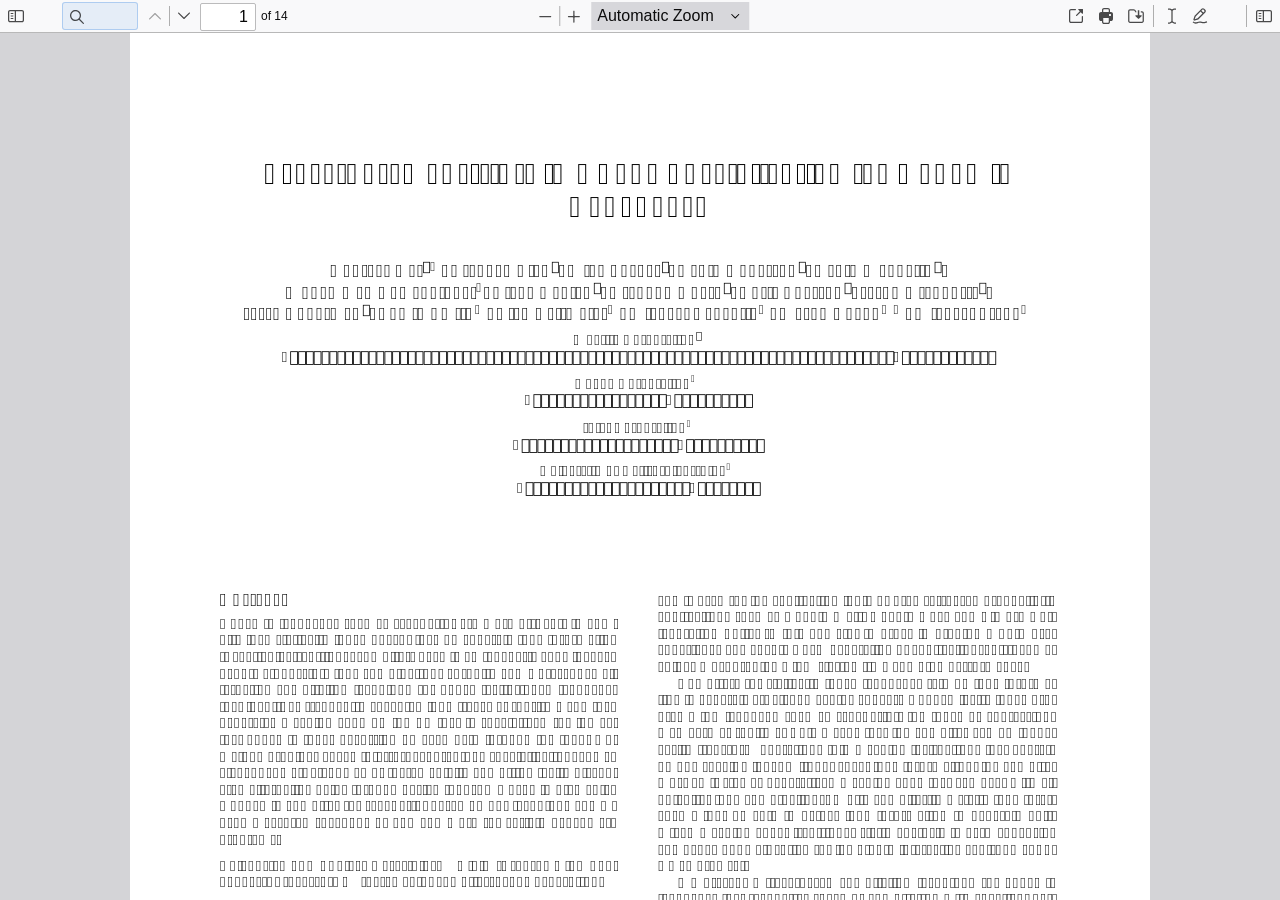
<file: app/frontend/lib/pdfjs/web/viewer.html>
<!DOCTYPE html>
<!--
Copyright 2012 Mozilla Foundation

Licensed under the Apache License, Version 2.0 (the "License");
you may not use this file except in compliance with the License.
You may obtain a copy of the License at

    http://www.apache.org/licenses/LICENSE-2.0

Unless required by applicable law or agreed to in writing, software
distributed under the License is distributed on an "AS IS" BASIS,
WITHOUT WARRANTIES OR CONDITIONS OF ANY KIND, either express or implied.
See the License for the specific language governing permissions and
limitations under the License.

Adobe CMap resources are covered by their own copyright but the same license:

    Copyright 1990-2015 Adobe Systems Incorporated.

See https://github.com/adobe-type-tools/cmap-resources
-->
<html dir="ltr" mozdisallowselectionprint>
  <head>
    <meta charset="utf-8">
    <meta name="viewport" content="width=device-width, initial-scale=1, maximum-scale=1">
    <meta name="google" content="notranslate">
    <title>PDF.js viewer</title>

<!-- This snippet is used in production (included from viewer.html) -->
<link rel="resource" type="application/l10n" href="locale/locale.properties">
<script src="../build/pdf.js"></script>

    <link rel="stylesheet" href="viewer.css">

  <script src="viewer.js"></script>
  </head>

  <body tabindex="1">
    <div id="outerContainer">

      <div id="sidebarContainer">
        <div id="toolbarSidebar">
          <div id="toolbarSidebarLeft">
            <div id="sidebarViewButtons" class="splitToolbarButton toggled" role="radiogroup">
              <button id="viewThumbnail" class="toolbarButton toggled" title="Show Thumbnails" tabindex="2" data-l10n-id="thumbs" role="radio" aria-checked="true" aria-controls="thumbnailView">
                 <span data-l10n-id="thumbs_label">Thumbnails</span>
              </button>
              <button id="viewOutline" class="toolbarButton" title="Show Document Outline (double-click to expand/collapse all items)" tabindex="3" data-l10n-id="document_outline" role="radio" aria-checked="false" aria-controls="outlineView">
                 <span data-l10n-id="document_outline_label">Document Outline</span>
              </button>
              <button id="viewAttachments" class="toolbarButton" title="Show Attachments" tabindex="4" data-l10n-id="attachments" role="radio" aria-checked="false" aria-controls="attachmentsView">
                 <span data-l10n-id="attachments_label">Attachments</span>
              </button>
              <button id="viewLayers" class="toolbarButton" title="Show Layers (double-click to reset all layers to the default state)" tabindex="5" data-l10n-id="layers" role="radio" aria-checked="false" aria-controls="layersView">
                 <span data-l10n-id="layers_label">Layers</span>
              </button>
            </div>
          </div>

          <div id="toolbarSidebarRight">
            <div id="outlineOptionsContainer" class="hidden">
              <div class="verticalToolbarSeparator"></div>

              <button id="currentOutlineItem" class="toolbarButton" disabled="disabled" title="Find Current Outline Item" tabindex="6" data-l10n-id="current_outline_item">
                <span data-l10n-id="current_outline_item_label">Current Outline Item</span>
              </button>
            </div>
          </div>
        </div>
        <div id="sidebarContent">
          <div id="thumbnailView">
          </div>
          <div id="outlineView" class="hidden">
          </div>
          <div id="attachmentsView" class="hidden">
          </div>
          <div id="layersView" class="hidden">
          </div>
        </div>
        <div id="sidebarResizer"></div>
      </div>  <!-- sidebarContainer -->

      <div id="mainContainer">
        <div class="findbar hidden doorHanger" id="findbar">
          <div id="findbarInputContainer">
            <input id="findInput" class="toolbarField" title="Find" placeholder="Find in document…" tabindex="91" data-l10n-id="find_input" aria-invalid="false">
            <div class="splitToolbarButton">
              <button id="findPrevious" class="toolbarButton" title="Find the previous occurrence of the phrase" tabindex="92" data-l10n-id="find_previous">
                <span data-l10n-id="find_previous_label">Previous</span>
              </button>
              <div class="splitToolbarButtonSeparator"></div>
              <button id="findNext" class="toolbarButton" title="Find the next occurrence of the phrase" tabindex="93" data-l10n-id="find_next">
                <span data-l10n-id="find_next_label">Next</span>
              </button>
            </div>
          </div>

          <div id="findbarOptionsOneContainer">
            <input type="checkbox" id="findHighlightAll" class="toolbarField" tabindex="94" checked>
            <label for="findHighlightAll" class="toolbarLabel" data-l10n-id="find_highlight">Highlight All</label>
            <input type="checkbox" id="findMatchCase" class="toolbarField" tabindex="95">
            <label for="findMatchCase" class="toolbarLabel" data-l10n-id="find_match_case_label">Match Case</label>
          </div>
          <div id="findbarOptionsTwoContainer">
            <input type="checkbox" id="findMatchDiacritics" class="toolbarField" tabindex="96">
            <label for="findMatchDiacritics" class="toolbarLabel" data-l10n-id="find_match_diacritics_label">Match Diacritics</label>
            <input type="checkbox" id="findEntireWord" class="toolbarField" tabindex="97">
            <label for="findEntireWord" class="toolbarLabel" data-l10n-id="find_entire_word_label">Whole Words</label>
          </div>

          <div id="findbarMessageContainer" aria-live="polite">
            <span id="findResultsCount" class="toolbarLabel"></span>
            <span id="findMsg" class="toolbarLabel"></span>
          </div>
        </div>  <!-- findbar -->

        <div class="editorParamsToolbar hidden doorHangerRight" id="editorFreeTextParamsToolbar">
          <div class="editorParamsToolbarContainer">
            <div class="editorParamsSetter">
              <label for="editorFreeTextColor" class="editorParamsLabel" data-l10n-id="editor_free_text_color">Color</label>
              <input type="color" id="editorFreeTextColor" class="editorParamsColor" tabindex="100">
            </div>
            <div class="editorParamsSetter">
              <label for="editorFreeTextFontSize" class="editorParamsLabel" data-l10n-id="editor_free_text_size">Size</label>
              <input type="range" id="editorFreeTextFontSize" class="editorParamsSlider" value="10" min="5" max="100" step="1" tabindex="101">
            </div>
          </div>
        </div>

        <div class="editorParamsToolbar hidden doorHangerRight" id="editorInkParamsToolbar">
          <div class="editorParamsToolbarContainer">
            <div class="editorParamsSetter">
              <label for="editorInkColor" class="editorParamsLabel" data-l10n-id="editor_ink_color">Color</label>
              <input type="color" id="editorInkColor" class="editorParamsColor" tabindex="102">
            </div>
            <div class="editorParamsSetter">
              <label for="editorInkThickness" class="editorParamsLabel" data-l10n-id="editor_ink_thickness">Thickness</label>
              <input type="range" id="editorInkThickness" class="editorParamsSlider" value="1" min="1" max="20" step="1" tabindex="103">
            </div>
            <div class="editorParamsSetter">
              <label for="editorInkOpacity" class="editorParamsLabel" data-l10n-id="editor_ink_opacity">Opacity</label>
              <input type="range" id="editorInkOpacity" class="editorParamsSlider" value="100" min="1" max="100" step="1" tabindex="104">
            </div>
          </div>
        </div>

        <div class="editorParamsToolbar hidden doorHangerRight" id="editorStampParamsToolbar">
          <div class="editorParamsToolbarContainer">
            <button id="editorStampAddImage" class="secondaryToolbarButton" title="Add image" tabindex="105" data-l10n-id="editor_stamp_add_image">
              <span data-l10n-id="editor_stamp_add_image_label">Add image</span>
            </button>
          </div>
        </div>

        <div id="secondaryToolbar" class="secondaryToolbar hidden doorHangerRight">
          <div id="secondaryToolbarButtonContainer">
            <button id="secondaryOpenFile" class="secondaryToolbarButton visibleLargeView" title="Open File" tabindex="51" data-l10n-id="open_file">
              <span data-l10n-id="open_file_label">Open</span>
            </button>

            <button id="secondaryPrint" class="secondaryToolbarButton visibleMediumView" title="Print" tabindex="52" data-l10n-id="print">
              <span data-l10n-id="print_label">Print</span>
            </button>

            <button id="secondaryDownload" class="secondaryToolbarButton visibleMediumView" title="Save" tabindex="53" data-l10n-id="save">
              <span data-l10n-id="save_label">Save</span>
            </button>

            <div class="horizontalToolbarSeparator visibleLargeView"></div>

            <button id="presentationMode" class="secondaryToolbarButton" title="Switch to Presentation Mode" tabindex="54" data-l10n-id="presentation_mode">
              <span data-l10n-id="presentation_mode_label">Presentation Mode</span>
            </button>

            <a href="#" id="viewBookmark" class="secondaryToolbarButton" title="Current Page (View URL from Current Page)" tabindex="55" data-l10n-id="bookmark1">
              <span data-l10n-id="bookmark1_label">Current Page</span>
            </a>

            <div id="viewBookmarkSeparator" class="horizontalToolbarSeparator"></div>

            <button id="firstPage" class="secondaryToolbarButton" title="Go to First Page" tabindex="56" data-l10n-id="first_page">
              <span data-l10n-id="first_page_label">Go to First Page</span>
            </button>
            <button id="lastPage" class="secondaryToolbarButton" title="Go to Last Page" tabindex="57" data-l10n-id="last_page">
              <span data-l10n-id="last_page_label">Go to Last Page</span>
            </button>

            <div class="horizontalToolbarSeparator"></div>

            <button id="pageRotateCw" class="secondaryToolbarButton" title="Rotate Clockwise" tabindex="58" data-l10n-id="page_rotate_cw">
              <span data-l10n-id="page_rotate_cw_label">Rotate Clockwise</span>
            </button>
            <button id="pageRotateCcw" class="secondaryToolbarButton" title="Rotate Counterclockwise" tabindex="59" data-l10n-id="page_rotate_ccw">
              <span data-l10n-id="page_rotate_ccw_label">Rotate Counterclockwise</span>
            </button>

            <div class="horizontalToolbarSeparator"></div>

            <div id="cursorToolButtons" role="radiogroup">
              <button id="cursorSelectTool" class="secondaryToolbarButton toggled" title="Enable Text Selection Tool" tabindex="60" data-l10n-id="cursor_text_select_tool" role="radio" aria-checked="true">
                <span data-l10n-id="cursor_text_select_tool_label">Text Selection Tool</span>
              </button>
              <button id="cursorHandTool" class="secondaryToolbarButton" title="Enable Hand Tool" tabindex="61" data-l10n-id="cursor_hand_tool" role="radio" aria-checked="false">
                <span data-l10n-id="cursor_hand_tool_label">Hand Tool</span>
              </button>
            </div>

            <div class="horizontalToolbarSeparator"></div>

            <div id="scrollModeButtons" role="radiogroup">
              <button id="scrollPage" class="secondaryToolbarButton" title="Use Page Scrolling" tabindex="62" data-l10n-id="scroll_page" role="radio" aria-checked="false">
                <span data-l10n-id="scroll_page_label">Page Scrolling</span>
              </button>
              <button id="scrollVertical" class="secondaryToolbarButton toggled" title="Use Vertical Scrolling" tabindex="63" data-l10n-id="scroll_vertical" role="radio" aria-checked="true">
                <span data-l10n-id="scroll_vertical_label" >Vertical Scrolling</span>
              </button>
              <button id="scrollHorizontal" class="secondaryToolbarButton" title="Use Horizontal Scrolling" tabindex="64" data-l10n-id="scroll_horizontal" role="radio" aria-checked="false">
                <span data-l10n-id="scroll_horizontal_label">Horizontal Scrolling</span>
              </button>
              <button id="scrollWrapped" class="secondaryToolbarButton" title="Use Wrapped Scrolling" tabindex="65" data-l10n-id="scroll_wrapped" role="radio" aria-checked="false">
                <span data-l10n-id="scroll_wrapped_label">Wrapped Scrolling</span>
              </button>
            </div>

            <div class="horizontalToolbarSeparator"></div>

            <div id="spreadModeButtons" role="radiogroup">
              <button id="spreadNone" class="secondaryToolbarButton toggled" title="Do not join page spreads" tabindex="66" data-l10n-id="spread_none" role="radio" aria-checked="true">
                <span data-l10n-id="spread_none_label">No Spreads</span>
              </button>
              <button id="spreadOdd" class="secondaryToolbarButton" title="Join page spreads starting with odd-numbered pages" tabindex="67" data-l10n-id="spread_odd" role="radio" aria-checked="false">
                <span data-l10n-id="spread_odd_label">Odd Spreads</span>
              </button>
              <button id="spreadEven" class="secondaryToolbarButton" title="Join page spreads starting with even-numbered pages" tabindex="68" data-l10n-id="spread_even" role="radio" aria-checked="false">
                <span data-l10n-id="spread_even_label">Even Spreads</span>
              </button>
            </div>

            <div class="horizontalToolbarSeparator"></div>

            <button id="documentProperties" class="secondaryToolbarButton" title="Document Properties…" tabindex="69" data-l10n-id="document_properties" aria-controls="documentPropertiesDialog">
              <span data-l10n-id="document_properties_label">Document Properties…</span>
            </button>
          </div>
        </div>  <!-- secondaryToolbar -->

        <div class="toolbar">
          <div id="toolbarContainer">
            <div id="toolbarViewer">
              <div id="toolbarViewerLeft">
                <button id="sidebarToggle" class="toolbarButton" title="Toggle Sidebar" tabindex="11" data-l10n-id="toggle_sidebar" aria-expanded="false" aria-controls="sidebarContainer">
                  <span data-l10n-id="toggle_sidebar_label">Toggle Sidebar</span>
                </button>
                <div class="toolbarButtonSpacer"></div>
                <button id="viewFind" class="toolbarButton" title="Поиск текста и артикулов (Ctrl+F)" tabindex="12" data-l10n-id="findbar" aria-expanded="false" aria-controls="findbar">
                  <span data-l10n-id="findbar_label">🔍 Поиск</span>
                </button>
                <div class="splitToolbarButton hiddenSmallView">
                  <button class="toolbarButton" title="Previous Page" id="previous" tabindex="13" data-l10n-id="previous">
                    <span data-l10n-id="previous_label">Previous</span>
                  </button>
                  <div class="splitToolbarButtonSeparator"></div>
                  <button class="toolbarButton" title="Next Page" id="next" tabindex="14" data-l10n-id="next">
                    <span data-l10n-id="next_label">Next</span>
                  </button>
                </div>
                <input type="number" id="pageNumber" class="toolbarField" title="Page" value="1" min="1" tabindex="15" data-l10n-id="page" autocomplete="off">
                <span id="numPages" class="toolbarLabel"></span>
              </div>
              <div id="toolbarViewerRight">
                <button id="openFile" class="toolbarButton hiddenLargeView" title="Open File" tabindex="31" data-l10n-id="open_file">
                  <span data-l10n-id="open_file_label">Open</span>
                </button>

                <button id="print" class="toolbarButton hiddenMediumView" title="Print" tabindex="32" data-l10n-id="print">
                  <span data-l10n-id="print_label">Print</span>
                </button>

                <button id="download" class="toolbarButton hiddenMediumView" title="Save" tabindex="33" data-l10n-id="save">
                  <span data-l10n-id="save_label">Save</span>
                </button>

                <div class="verticalToolbarSeparator hiddenMediumView"></div>

                <div id="editorModeButtons" class="splitToolbarButton toggled" role="radiogroup">
                  <button id="editorFreeText" class="toolbarButton" disabled="disabled" title="Text" role="radio" aria-checked="false" aria-controls="editorFreeTextParamsToolbar" tabindex="34" data-l10n-id="editor_free_text2">
                    <span data-l10n-id="editor_free_text2_label">Text</span>
                  </button>
                  <button id="editorInk" class="toolbarButton" disabled="disabled" title="Draw" role="radio" aria-checked="false" aria-controls="editorInkParamsToolbar" tabindex="35" data-l10n-id="editor_ink2">
                    <span data-l10n-id="editor_ink2_label">Draw</span>
                  </button>
                  <button id="editorStamp" class="toolbarButton hidden" disabled="disabled" title="Add or edit images" role="radio" aria-checked="false" aria-controls="editorStampParamsToolbar" tabindex="36" data-l10n-id="editor_stamp1">
                    <span data-l10n-id="editor_stamp1_label">Add or edit images</span>
                  </button>
                </div>

                <div id="editorModeSeparator" class="verticalToolbarSeparator"></div>

                <button id="secondaryToolbarToggle" class="toolbarButton" title="Скрыть / показать боковую панель (слои и листы)" tabindex="48" aria-expanded="false" aria-controls="sidebarContainer">
                  <span data-l10n-id="toggle_sidebar_label">Toggle Sidebar</span>
                </button>
              </div>
              <div id="toolbarViewerMiddle">
                <div class="splitToolbarButton">
                  <button id="zoomOut" class="toolbarButton" title="Zoom Out" tabindex="21" data-l10n-id="zoom_out">
                    <span data-l10n-id="zoom_out_label">Zoom Out</span>
                  </button>
                  <div class="splitToolbarButtonSeparator"></div>
                  <button id="zoomIn" class="toolbarButton" title="Zoom In" tabindex="22" data-l10n-id="zoom_in">
                    <span data-l10n-id="zoom_in_label">Zoom In</span>
                   </button>
                </div>
                <span id="scaleSelectContainer" class="dropdownToolbarButton">
                  <select id="scaleSelect" title="Zoom" tabindex="23" data-l10n-id="zoom">
                    <option id="pageAutoOption" title="" value="auto" selected="selected" data-l10n-id="page_scale_auto">Automatic Zoom</option>
                    <option id="pageActualOption" title="" value="page-actual" data-l10n-id="page_scale_actual">Actual Size</option>
                    <option id="pageFitOption" title="" value="page-fit" data-l10n-id="page_scale_fit">Page Fit</option>
                    <option id="pageWidthOption" title="" value="page-width" data-l10n-id="page_scale_width">Page Width</option>
                    <option id="customScaleOption" title="" value="custom" disabled="disabled" hidden="true"></option>
                    <option title="" value="0.5" data-l10n-id="page_scale_percent" data-l10n-args='{ "scale": 50 }'>50%</option>
                    <option title="" value="0.75" data-l10n-id="page_scale_percent" data-l10n-args='{ "scale": 75 }'>75%</option>
                    <option title="" value="1" data-l10n-id="page_scale_percent" data-l10n-args='{ "scale": 100 }'>100%</option>
                    <option title="" value="1.25" data-l10n-id="page_scale_percent" data-l10n-args='{ "scale": 125 }'>125%</option>
                    <option title="" value="1.5" data-l10n-id="page_scale_percent" data-l10n-args='{ "scale": 150 }'>150%</option>
                    <option title="" value="2" data-l10n-id="page_scale_percent" data-l10n-args='{ "scale": 200 }'>200%</option>
                    <option title="" value="3" data-l10n-id="page_scale_percent" data-l10n-args='{ "scale": 300 }'>300%</option>
                    <option title="" value="4" data-l10n-id="page_scale_percent" data-l10n-args='{ "scale": 400 }'>400%</option>
                  </select>
                </span>
              </div>
            </div>
            <div id="loadingBar">
              <div class="progress">
                <div class="glimmer">
                </div>
              </div>
            </div>
          </div>
        </div>

        <div id="viewerContainer" tabindex="0">
          <div id="viewer" class="pdfViewer"></div>
        </div>
      </div> <!-- mainContainer -->

      <div id="dialogContainer">
        <dialog id="passwordDialog">
          <div class="row">
            <label for="password" id="passwordText" data-l10n-id="password_label">Enter the password to open this PDF file:</label>
          </div>
          <div class="row">
            <input type="password" id="password" class="toolbarField">
          </div>
          <div class="buttonRow">
            <button id="passwordCancel" class="dialogButton"><span data-l10n-id="password_cancel">Cancel</span></button>
            <button id="passwordSubmit" class="dialogButton"><span data-l10n-id="password_ok">OK</span></button>
          </div>
        </dialog>
        <dialog id="documentPropertiesDialog">
          <div class="row">
            <span id="fileNameLabel" data-l10n-id="document_properties_file_name">File name:</span>
            <p id="fileNameField" aria-labelledby="fileNameLabel">-</p>
          </div>
          <div class="row">
            <span id="fileSizeLabel" data-l10n-id="document_properties_file_size">File size:</span>
            <p id="fileSizeField" aria-labelledby="fileSizeLabel">-</p>
          </div>
          <div class="separator"></div>
          <div class="row">
            <span id="titleLabel" data-l10n-id="document_properties_title">Title:</span>
            <p id="titleField" aria-labelledby="titleLabel">-</p>
          </div>
          <div class="row">
            <span id="authorLabel" data-l10n-id="document_properties_author">Author:</span>
            <p id="authorField" aria-labelledby="authorLabel">-</p>
          </div>
          <div class="row">
            <span id="subjectLabel" data-l10n-id="document_properties_subject">Subject:</span>
            <p id="subjectField" aria-labelledby="subjectLabel">-</p>
          </div>
          <div class="row">
            <span id="keywordsLabel" data-l10n-id="document_properties_keywords">Keywords:</span>
            <p id="keywordsField" aria-labelledby="keywordsLabel">-</p>
          </div>
          <div class="row">
            <span id="creationDateLabel" data-l10n-id="document_properties_creation_date">Creation Date:</span>
            <p id="creationDateField" aria-labelledby="creationDateLabel">-</p>
          </div>
          <div class="row">
            <span id="modificationDateLabel" data-l10n-id="document_properties_modification_date">Modification Date:</span>
            <p id="modificationDateField" aria-labelledby="modificationDateLabel">-</p>
          </div>
          <div class="row">
            <span id="creatorLabel" data-l10n-id="document_properties_creator">Creator:</span>
            <p id="creatorField" aria-labelledby="creatorLabel">-</p>
          </div>
          <div class="separator"></div>
          <div class="row">
            <span id="producerLabel" data-l10n-id="document_properties_producer">PDF Producer:</span>
            <p id="producerField" aria-labelledby="producerLabel">-</p>
          </div>
          <div class="row">
            <span id="versionLabel" data-l10n-id="document_properties_version">PDF Version:</span>
            <p id="versionField" aria-labelledby="versionLabel">-</p>
          </div>
          <div class="row">
            <span id="pageCountLabel" data-l10n-id="document_properties_page_count">Page Count:</span>
            <p id="pageCountField" aria-labelledby="pageCountLabel">-</p>
          </div>
          <div class="row">
            <span id="pageSizeLabel" data-l10n-id="document_properties_page_size">Page Size:</span>
            <p id="pageSizeField" aria-labelledby="pageSizeLabel">-</p>
          </div>
          <div class="separator"></div>
          <div class="row">
            <span id="linearizedLabel" data-l10n-id="document_properties_linearized">Fast Web View:</span>
            <p id="linearizedField" aria-labelledby="linearizedLabel">-</p>
          </div>
          <div class="buttonRow">
            <button id="documentPropertiesClose" class="dialogButton"><span data-l10n-id="document_properties_close">Close</span></button>
          </div>
        </dialog>
        <dialog id="altTextDialog" aria-labelledby="dialogLabel" aria-describedby="dialogDescription">
          <div id="altTextContainer">
            <div id="overallDescription">
              <span id="dialogLabel" data-l10n-id="editor_alt_text_dialog_label" class="title">Choose an option</span>
              <span id="dialogDescription" data-l10n-id="editor_alt_text_dialog_description">
                Alt text (alternative text) helps when people can’t see the image or when it doesn’t load.
              </span>
            </div>
            <div id="addDescription">
              <div class="radio">
                <div class="radioButton">
                  <input type="radio" id="descriptionButton" name="altTextOption" tabindex="0" aria-describedby="descriptionAreaLabel" checked>
                  <label for="descriptionButton" data-l10n-id="editor_alt_text_add_description_label">Add a description</label>
                </div>
                <div class="radioLabel">
                  <span id="descriptionAreaLabel" data-l10n-id="editor_alt_text_add_description_description">
                    Aim for 1-2 sentences that describe the subject, setting, or actions.
                  </span>
                </div>
              </div>
              <div class="descriptionArea">
                <textarea id="descriptionTextarea" placeholder="For example, “A young man sits down at a table to eat a meal”" aria-labelledby="descriptionAreaLabel" data-l10n-id="editor_alt_text_textarea" tabindex="0"></textarea>
              </div>
            </div>
            <div id="markAsDecorative">
              <div class="radio">
                <div class="radioButton">
                  <input type="radio" id="decorativeButton" name="altTextOption" aria-describedby="decorativeLabel">
                  <label for="decorativeButton" data-l10n-id="editor_alt_text_mark_decorative_label">Mark as decorative</label>
                </div>
                <div class="radioLabel">
                  <span id="decorativeLabel" data-l10n-id="editor_alt_text_mark_decorative_description">
                    This is used for ornamental images, like borders or watermarks.
                  </span>
                </div>
              </div>
            </div>
            <div id="buttons">
              <button id="altTextCancel" tabindex="0"><span data-l10n-id="editor_alt_text_cancel_button">Cancel</span></button>
              <button id="altTextSave" tabindex="0"><span data-l10n-id="editor_alt_text_save_button">Save</span></button>
            </div>
          </div>
        </dialog>
        <dialog id="printServiceDialog" style="min-width: 200px;">
          <div class="row">
            <span data-l10n-id="print_progress_message">Preparing document for printing…</span>
          </div>
          <div class="row">
            <progress value="0" max="100"></progress>
            <span data-l10n-id="print_progress_percent" data-l10n-args='{ "progress": 0 }' class="relative-progress">0%</span>
          </div>
          <div class="buttonRow">
            <button id="printCancel" class="dialogButton"><span data-l10n-id="print_progress_close">Cancel</span></button>
          </div>
        </dialog>
      </div>  <!-- dialogContainer -->

    </div> <!-- outerContainer -->
    <div id="printContainer"></div>

    <input type="file" id="fileInput" class="hidden">
    <script src="launcher-translate.js?v=20261126-escape-single-press"></script>
  </body>
</html>
</file>
<file: app/frontend/lib/pdfjs/web/viewer.css>
/* Copyright 2014 Mozilla Foundation
 *
 * Licensed under the Apache License, Version 2.0 (the "License");
 * you may not use this file except in compliance with the License.
 * You may obtain a copy of the License at
 *
 *     http://www.apache.org/licenses/LICENSE-2.0
 *
 * Unless required by applicable law or agreed to in writing, software
 * distributed under the License is distributed on an "AS IS" BASIS,
 * WITHOUT WARRANTIES OR CONDITIONS OF ANY KIND, either express or implied.
 * See the License for the specific language governing permissions and
 * limitations under the License.
 */

:root {
  --highlight-bg-color: rgba(180, 0, 170, 1);
  --highlight-selected-bg-color: rgba(0, 100, 0, 1);
}

@media screen and (forced-colors: active) {
  :root {
    --highlight-bg-color: Highlight;
    --highlight-selected-bg-color: ButtonText;
  }
}

.textLayer {
  position: absolute;
  text-align: initial;
  inset: 0;
  overflow: hidden;
  opacity: 0.25;
  line-height: 1;
  -webkit-text-size-adjust: none;
     -moz-text-size-adjust: none;
          text-size-adjust: none;
  forced-color-adjust: none;
  transform-origin: 0 0;
  z-index: 2;
}

.textLayer :is(span, br) {
  color: transparent;
  position: absolute;
  white-space: pre;
  cursor: text;
  transform-origin: 0% 0%;
}

/* Only necessary in Google Chrome, see issue 14205, and most unfortunately
 * the problem doesn't show up in "text" reference tests. */
.textLayer span.markedContent {
  top: 0;
  height: 0;
}

.textLayer .highlight {
  margin: -1px;
  padding: 1px;
  background-color: var(--highlight-bg-color);
  border-radius: 4px;
}

.textLayer .highlight.appended {
  position: initial;
}

.textLayer .highlight.begin {
  border-radius: 4px 0 0 4px;
}

.textLayer .highlight.end {
  border-radius: 0 4px 4px 0;
}

.textLayer .highlight.middle {
  border-radius: 0;
}

.textLayer .highlight.selected {
  background-color: var(--highlight-selected-bg-color);
}

.textLayer ::-moz-selection {
  background: blue;
  background: AccentColor; /* stylelint-disable-line declaration-block-no-duplicate-properties */
}

.textLayer ::selection {
  background: blue;
  background: AccentColor; /* stylelint-disable-line declaration-block-no-duplicate-properties */
}

/* Avoids https://github.com/mozilla/pdf.js/issues/13840 in Chrome */
.textLayer br::-moz-selection {
  background: transparent;
}
.textLayer br::selection {
  background: transparent;
}

.textLayer .endOfContent {
  display: block;
  position: absolute;
  inset: 100% 0 0;
  z-index: -1;
  cursor: default;
  -webkit-user-select: none;
     -moz-user-select: none;
          user-select: none;
}

.textLayer .endOfContent.active {
  top: 0;
}


:root {
  --annotation-unfocused-field-background: url("data:image/svg+xml;charset=UTF-8,<svg width='1px' height='1px' xmlns='http://www.w3.org/2000/svg'><rect width='100%' height='100%' style='fill:rgba(0, 54, 255, 0.13);'/></svg>");
  --input-focus-border-color: Highlight;
  --input-focus-outline: 1px solid Canvas;
  --input-unfocused-border-color: transparent;
  --input-disabled-border-color: transparent;
  --input-hover-border-color: black;
  --link-outline: none;
}

@media screen and (forced-colors: active) {
  :root {
    --input-focus-border-color: CanvasText;
    --input-unfocused-border-color: ActiveText;
    --input-disabled-border-color: GrayText;
    --input-hover-border-color: Highlight;
    --link-outline: 1.5px solid LinkText;
    --hcm-highligh-filter: invert(100%);
  }
  .annotationLayer .textWidgetAnnotation :is(input, textarea):required,
  .annotationLayer .choiceWidgetAnnotation select:required,
  .annotationLayer
    .buttonWidgetAnnotation:is(.checkBox, .radioButton)
    input:required {
    outline: 1.5px solid selectedItem;
  }

  .annotationLayer .linkAnnotation:hover {
    -webkit-backdrop-filter: var(--hcm-highligh-filter);
            backdrop-filter: var(--hcm-highligh-filter);
  }

  .annotationLayer .linkAnnotation > a:hover {
    opacity: 0 !important;
    background: none !important;
    box-shadow: none;
  }

  .annotationLayer .popupAnnotation .popup {
    outline: calc(1.5px * var(--scale-factor)) solid CanvasText !important;
    background-color: ButtonFace !important;
    color: ButtonText !important;
  }

  .annotationLayer .highlightArea:hover::after {
    position: absolute;
    top: 0;
    left: 0;
    width: 100%;
    height: 100%;
    -webkit-backdrop-filter: var(--hcm-highligh-filter);
            backdrop-filter: var(--hcm-highligh-filter);
    content: "";
    pointer-events: none;
  }

  .annotationLayer .popupAnnotation.focused .popup {
    outline: calc(3px * var(--scale-factor)) solid Highlight !important;
  }
}

.annotationLayer {
  position: absolute;
  top: 0;
  left: 0;
  pointer-events: none;
  transform-origin: 0 0;
  z-index: 3;
}

.annotationLayer[data-main-rotation="90"] .norotate {
  transform: rotate(270deg) translateX(-100%);
}
.annotationLayer[data-main-rotation="180"] .norotate {
  transform: rotate(180deg) translate(-100%, -100%);
}
.annotationLayer[data-main-rotation="270"] .norotate {
  transform: rotate(90deg) translateY(-100%);
}

.annotationLayer canvas {
  position: absolute;
  width: 100%;
  height: 100%;
  pointer-events: none;
}

.annotationLayer section {
  position: absolute;
  text-align: initial;
  pointer-events: auto;
  box-sizing: border-box;
  transform-origin: 0 0;
}

.annotationLayer .linkAnnotation {
  outline: var(--link-outline);
}

.annotationLayer :is(.linkAnnotation, .buttonWidgetAnnotation.pushButton) > a {
  position: absolute;
  font-size: 1em;
  top: 0;
  left: 0;
  width: 100%;
  height: 100%;
}

.annotationLayer
  :is(.linkAnnotation, .buttonWidgetAnnotation.pushButton):not(.hasBorder)
  > a:hover {
  opacity: 0.2;
  background-color: rgba(255, 255, 0, 1);
  box-shadow: 0 2px 10px rgba(255, 255, 0, 1);
}

.annotationLayer .linkAnnotation.hasBorder:hover {
  background-color: rgba(255, 255, 0, 0.2);
}

.annotationLayer .hasBorder {
  background-size: 100% 100%;
}

.annotationLayer .textAnnotation img {
  position: absolute;
  cursor: pointer;
  width: 100%;
  height: 100%;
  top: 0;
  left: 0;
}

.annotationLayer .textWidgetAnnotation :is(input, textarea),
.annotationLayer .choiceWidgetAnnotation select,
.annotationLayer .buttonWidgetAnnotation:is(.checkBox, .radioButton) input {
  background-image: var(--annotation-unfocused-field-background);
  border: 2px solid var(--input-unfocused-border-color);
  box-sizing: border-box;
  font: calc(9px * var(--scale-factor)) sans-serif;
  height: 100%;
  margin: 0;
  vertical-align: top;
  width: 100%;
}

.annotationLayer .textWidgetAnnotation :is(input, textarea):required,
.annotationLayer .choiceWidgetAnnotation select:required,
.annotationLayer
  .buttonWidgetAnnotation:is(.checkBox, .radioButton)
  input:required {
  outline: 1.5px solid red;
}

.annotationLayer .choiceWidgetAnnotation select option {
  padding: 0;
}

.annotationLayer .buttonWidgetAnnotation.radioButton input {
  border-radius: 50%;
}

.annotationLayer .textWidgetAnnotation textarea {
  resize: none;
}

.annotationLayer .textWidgetAnnotation :is(input, textarea)[disabled],
.annotationLayer .choiceWidgetAnnotation select[disabled],
.annotationLayer
  .buttonWidgetAnnotation:is(.checkBox, .radioButton)
  input[disabled] {
  background: none;
  border: 2px solid var(--input-disabled-border-color);
  cursor: not-allowed;
}

.annotationLayer .textWidgetAnnotation :is(input, textarea):hover,
.annotationLayer .choiceWidgetAnnotation select:hover,
.annotationLayer
  .buttonWidgetAnnotation:is(.checkBox, .radioButton)
  input:hover {
  border: 2px solid var(--input-hover-border-color);
}
.annotationLayer .textWidgetAnnotation :is(input, textarea):hover,
.annotationLayer .choiceWidgetAnnotation select:hover,
.annotationLayer .buttonWidgetAnnotation.checkBox input:hover {
  border-radius: 2px;
}

.annotationLayer .textWidgetAnnotation :is(input, textarea):focus,
.annotationLayer .choiceWidgetAnnotation select:focus {
  background: none;
  border: 2px solid var(--input-focus-border-color);
  border-radius: 2px;
  outline: var(--input-focus-outline);
}

.annotationLayer .buttonWidgetAnnotation:is(.checkBox, .radioButton) :focus {
  background-image: none;
  background-color: transparent;
}

.annotationLayer .buttonWidgetAnnotation.checkBox :focus {
  border: 2px solid var(--input-focus-border-color);
  border-radius: 2px;
  outline: var(--input-focus-outline);
}

.annotationLayer .buttonWidgetAnnotation.radioButton :focus {
  border: 2px solid var(--input-focus-border-color);
  outline: var(--input-focus-outline);
}

.annotationLayer .buttonWidgetAnnotation.checkBox input:checked::before,
.annotationLayer .buttonWidgetAnnotation.checkBox input:checked::after,
.annotationLayer .buttonWidgetAnnotation.radioButton input:checked::before {
  background-color: CanvasText;
  content: "";
  display: block;
  position: absolute;
}

.annotationLayer .buttonWidgetAnnotation.checkBox input:checked::before,
.annotationLayer .buttonWidgetAnnotation.checkBox input:checked::after {
  height: 80%;
  left: 45%;
  width: 1px;
}

.annotationLayer .buttonWidgetAnnotation.checkBox input:checked::before {
  transform: rotate(45deg);
}

.annotationLayer .buttonWidgetAnnotation.checkBox input:checked::after {
  transform: rotate(-45deg);
}

.annotationLayer .buttonWidgetAnnotation.radioButton input:checked::before {
  border-radius: 50%;
  height: 50%;
  left: 30%;
  top: 20%;
  width: 50%;
}

.annotationLayer .textWidgetAnnotation input.comb {
  font-family: monospace;
  padding-left: 2px;
  padding-right: 0;
}

.annotationLayer .textWidgetAnnotation input.comb:focus {
  /*
   * Letter spacing is placed on the right side of each character. Hence, the
   * letter spacing of the last character may be placed outside the visible
   * area, causing horizontal scrolling. We avoid this by extending the width
   * when the element has focus and revert this when it loses focus.
   */
  width: 103%;
}

.annotationLayer .buttonWidgetAnnotation:is(.checkBox, .radioButton) input {
  -webkit-appearance: none;
     -moz-appearance: none;
          appearance: none;
}

.annotationLayer .fileAttachmentAnnotation .popupTriggerArea {
  height: 100%;
  width: 100%;
}

.annotationLayer .popupAnnotation {
  position: absolute;
  font-size: calc(9px * var(--scale-factor));
  pointer-events: none;
  width: -moz-max-content;
  width: max-content;
  max-width: 45%;
  height: auto;
}

.annotationLayer .popup {
  background-color: rgba(255, 255, 153, 1);
  box-shadow: 0 calc(2px * var(--scale-factor)) calc(5px * var(--scale-factor))
    rgba(136, 136, 136, 1);
  border-radius: calc(2px * var(--scale-factor));
  outline: 1.5px solid rgb(255, 255, 74);
  padding: calc(6px * var(--scale-factor));
  cursor: pointer;
  font: message-box;
  white-space: normal;
  word-wrap: break-word;
  pointer-events: auto;
}

.annotationLayer .popupAnnotation.focused .popup {
  outline-width: 3px;
}

.annotationLayer .popup * {
  font-size: calc(9px * var(--scale-factor));
}

.annotationLayer .popup > .header {
  display: inline-block;
}

.annotationLayer .popup > .header h1 {
  display: inline;
}

.annotationLayer .popup > .header .popupDate {
  display: inline-block;
  margin-left: calc(5px * var(--scale-factor));
  width: -moz-fit-content;
  width: fit-content;
}

.annotationLayer .popupContent {
  border-top: 1px solid rgba(51, 51, 51, 1);
  margin-top: calc(2px * var(--scale-factor));
  padding-top: calc(2px * var(--scale-factor));
}

.annotationLayer .richText > * {
  white-space: pre-wrap;
  font-size: calc(9px * var(--scale-factor));
}

.annotationLayer .popupTriggerArea {
  cursor: pointer;
}

.annotationLayer section svg {
  position: absolute;
  width: 100%;
  height: 100%;
  top: 0;
  left: 0;
}

.annotationLayer .annotationTextContent {
  position: absolute;
  width: 100%;
  height: 100%;
  opacity: 0;
  color: transparent;
  -webkit-user-select: none;
     -moz-user-select: none;
          user-select: none;
  pointer-events: none;
}

.annotationLayer .annotationTextContent span {
  width: 100%;
  display: inline-block;
}

.annotationLayer svg.quadrilateralsContainer {
  contain: strict;
  width: 0;
  height: 0;
  position: absolute;
  top: 0;
  left: 0;
  z-index: -1;
}


:root {
  --xfa-unfocused-field-background: url("data:image/svg+xml;charset=UTF-8,<svg width='1px' height='1px' xmlns='http://www.w3.org/2000/svg'><rect width='100%' height='100%' style='fill:rgba(0, 54, 255, 0.13);'/></svg>");
  --xfa-focus-outline: auto;
}

@media screen and (forced-colors: active) {
  :root {
    --xfa-focus-outline: 2px solid CanvasText;
  }
  .xfaLayer *:required {
    outline: 1.5px solid selectedItem;
  }
}

.xfaLayer {
  background-color: transparent;
}

.xfaLayer .highlight {
  margin: -1px;
  padding: 1px;
  background-color: rgba(239, 203, 237, 1);
  border-radius: 4px;
}

.xfaLayer .highlight.appended {
  position: initial;
}

.xfaLayer .highlight.begin {
  border-radius: 4px 0 0 4px;
}

.xfaLayer .highlight.end {
  border-radius: 0 4px 4px 0;
}

.xfaLayer .highlight.middle {
  border-radius: 0;
}

.xfaLayer .highlight.selected {
  background-color: rgba(203, 223, 203, 1);
}

.xfaPage {
  overflow: hidden;
  position: relative;
}

.xfaContentarea {
  position: absolute;
}

.xfaPrintOnly {
  display: none;
}

.xfaLayer {
  position: absolute;
  text-align: initial;
  top: 0;
  left: 0;
  transform-origin: 0 0;
  line-height: 1.2;
}

.xfaLayer * {
  color: inherit;
  font: inherit;
  font-style: inherit;
  font-weight: inherit;
  font-kerning: inherit;
  letter-spacing: -0.01px;
  text-align: inherit;
  text-decoration: inherit;
  box-sizing: border-box;
  background-color: transparent;
  padding: 0;
  margin: 0;
  pointer-events: auto;
  line-height: inherit;
}

.xfaLayer *:required {
  outline: 1.5px solid red;
}

.xfaLayer div,
.xfaLayer svg,
.xfaLayer svg * {
  pointer-events: none;
}

.xfaLayer a {
  color: blue;
}

.xfaRich li {
  margin-left: 3em;
}

.xfaFont {
  color: black;
  font-weight: normal;
  font-kerning: none;
  font-size: 10px;
  font-style: normal;
  letter-spacing: 0;
  text-decoration: none;
  vertical-align: 0;
}

.xfaCaption {
  overflow: hidden;
  flex: 0 0 auto;
}

.xfaCaptionForCheckButton {
  overflow: hidden;
  flex: 1 1 auto;
}

.xfaLabel {
  height: 100%;
  width: 100%;
}

.xfaLeft {
  display: flex;
  flex-direction: row;
  align-items: center;
}

.xfaRight {
  display: flex;
  flex-direction: row-reverse;
  align-items: center;
}

:is(.xfaLeft, .xfaRight) > :is(.xfaCaption, .xfaCaptionForCheckButton) {
  max-height: 100%;
}

.xfaTop {
  display: flex;
  flex-direction: column;
  align-items: flex-start;
}

.xfaBottom {
  display: flex;
  flex-direction: column-reverse;
  align-items: flex-start;
}

:is(.xfaTop, .xfaBottom) > :is(.xfaCaption, .xfaCaptionForCheckButton) {
  width: 100%;
}

.xfaBorder {
  background-color: transparent;
  position: absolute;
  pointer-events: none;
}

.xfaWrapped {
  width: 100%;
  height: 100%;
}

:is(.xfaTextfield, .xfaSelect):focus {
  background-image: none;
  background-color: transparent;
  outline: var(--xfa-focus-outline);
  outline-offset: -1px;
}

:is(.xfaCheckbox, .xfaRadio):focus {
  outline: var(--xfa-focus-outline);
}

.xfaTextfield,
.xfaSelect {
  height: 100%;
  width: 100%;
  flex: 1 1 auto;
  border: none;
  resize: none;
  background-image: var(--xfa-unfocused-field-background);
}

.xfaSelect {
  padding-inline: 2px;
}

:is(.xfaTop, .xfaBottom) > :is(.xfaTextfield, .xfaSelect) {
  flex: 0 1 auto;
}

.xfaButton {
  cursor: pointer;
  width: 100%;
  height: 100%;
  border: none;
  text-align: center;
}

.xfaLink {
  width: 100%;
  height: 100%;
  position: absolute;
  top: 0;
  left: 0;
}

.xfaCheckbox,
.xfaRadio {
  width: 100%;
  height: 100%;
  flex: 0 0 auto;
  border: none;
}

.xfaRich {
  white-space: pre-wrap;
  width: 100%;
  height: 100%;
}

.xfaImage {
  -o-object-position: left top;
     object-position: left top;
  -o-object-fit: contain;
     object-fit: contain;
  width: 100%;
  height: 100%;
}

.xfaLrTb,
.xfaRlTb,
.xfaTb {
  display: flex;
  flex-direction: column;
  align-items: stretch;
}

.xfaLr {
  display: flex;
  flex-direction: row;
  align-items: stretch;
}

.xfaRl {
  display: flex;
  flex-direction: row-reverse;
  align-items: stretch;
}

.xfaTb > div {
  justify-content: left;
}

.xfaPosition {
  position: relative;
}

.xfaArea {
  position: relative;
}

.xfaValignMiddle {
  display: flex;
  align-items: center;
}

.xfaTable {
  display: flex;
  flex-direction: column;
  align-items: stretch;
}

.xfaTable .xfaRow {
  display: flex;
  flex-direction: row;
  align-items: stretch;
}

.xfaTable .xfaRlRow {
  display: flex;
  flex-direction: row-reverse;
  align-items: stretch;
  flex: 1;
}

.xfaTable .xfaRlRow > div {
  flex: 1;
}

:is(.xfaNonInteractive, .xfaDisabled, .xfaReadOnly) :is(input, textarea) {
  background: initial;
}

@media print {
  .xfaTextfield,
  .xfaSelect {
    background: transparent;
  }

  .xfaSelect {
    -webkit-appearance: none;
       -moz-appearance: none;
            appearance: none;
    text-indent: 1px;
    text-overflow: "";
  }
}

/* Ignored in GECKOVIEW builds: */

:root {
  --outline-width: 2px;
  --outline-color: #0060df;
  --outline-around-width: 1px;
  --outline-around-color: #f0f0f4;
  --hover-outline-around-color: var(--outline-around-color);
  --focus-outline: solid var(--outline-width) var(--outline-color);
  --unfocus-outline: solid var(--outline-width) transparent;
  --focus-outline-around: solid var(--outline-around-width)
    var(--outline-around-color);
  --hover-outline-color: #8f8f9d;
  --hover-outline: solid var(--outline-width) var(--hover-outline-color);
  --hover-outline-around: solid var(--outline-around-width)
    var(--hover-outline-around-color);
  --freetext-line-height: 1.35;
  --freetext-padding: 2px;
  --resizer-bg-color: var(--outline-color);
  --resizer-size: 6px;
  --resizer-shift: calc(
    0px - (var(--outline-width) + var(--resizer-size)) / 2 -
      var(--outline-around-width)
  );
  --editorFreeText-editing-cursor: text;
  --editorInk-editing-cursor: url(images/cursor-editorInk.svg) 0 16, pointer;

  --alt-text-opacity: 0.8;
  --alt-text-add-image: url(images/altText_add.svg);
  --alt-text-done-image: url(images/altText_done.svg);
  --alt-text-bg-color: rgba(43, 42, 51, var(--alt-text-opacity));
  --alt-text-fg-color: #fbfbfe;
  --alt-text-border-color: var(--alt-text-bg-color);
  --alt-text-hover-bg-color: rgba(82, 82, 94, var(--alt-text-opacity));
  --alt-text-hover-fg-color: var(--alt-text-fg-color);
  --alt-text-hover-border-color: var(--alt-text-hover-bg-color);
  --alt-text-active-bg-color: rgba(91, 91, 102, var(--alt-text-opacity));
  --alt-text-active-fg-color: var(--alt-text-fg-color);
  --alt-text-active-border-color: var(--alt-text-hover-bg-color);
  --alt-text-focus-outline-color: #0060df;
  --alt-text-focus-border-color: #f0f0f4;
  --alt-text-shadow: 0 2px 6px 0 rgba(28, 27, 34, 0.5);
}

@media (-webkit-min-device-pixel-ratio: 1.1), (min-resolution: 1.1dppx) {
  :root {
    --editorFreeText-editing-cursor: url(images/cursor-editorFreeText.svg) 0 16,
      text;
  }
}

@media screen and (forced-colors: active) {
  :root {
    --outline-color: CanvasText;
    --outline-around-color: ButtonFace;
    --resizer-bg-color: ButtonText;
    --hover-outline-color: Highlight;
    --hover-outline-around-color: SelectedItemText;

    --alt-text-bg-color: Canvas;
    --alt-text-fg-color: ButtonText;
    --alt-text-border-color: ButtonText;
    --alt-text-hover-bg-color: Canvas;
    --alt-text-hover-fg-color: SelectedItem;
    --alt-text-hover-border-color: SelectedItem;
    --alt-text-active-bg-color: ButtonFace;
    --alt-text-active-fg-color: SelectedItem;
    --alt-text-active-border-color: ButtonText;
    --alt-text-focus-outline-color: CanvasText;
    --alt-text-focus-border-color: ButtonText;
    --alt-text-shadow: none;
    --alt-text-opacity: 1;
  }
}

[data-editor-rotation="90"] {
  transform: rotate(90deg);
}
[data-editor-rotation="180"] {
  transform: rotate(180deg);
}
[data-editor-rotation="270"] {
  transform: rotate(270deg);
}

.annotationEditorLayer {
  background: transparent;
  position: absolute;
  inset: 0;
  font-size: calc(100px * var(--scale-factor));
  transform-origin: 0 0;
  cursor: auto;
  z-index: 4;
}

.annotationEditorLayer.waiting {
  content: "";
  cursor: wait;
  position: absolute;
  inset: 0;
  width: 100%;
  height: 100%;
}

.annotationEditorLayer.freeTextEditing {
  cursor: var(--editorFreeText-editing-cursor);
}

.annotationEditorLayer.inkEditing {
  cursor: var(--editorInk-editing-cursor);
}

.annotationEditorLayer :is(.freeTextEditor, .inkEditor, .stampEditor) {
  position: absolute;
  background: transparent;
  z-index: 1;
  transform-origin: 0 0;
  cursor: auto;
  max-width: 100%;
  max-height: 100%;
  border: var(--unfocus-outline);
}

.annotationEditorLayer .draggable.selectedEditor:is(.freeTextEditor, .inkEditor, .stampEditor) {
    cursor: move;
  }

.annotationEditorLayer .selectedEditor:is(.freeTextEditor, .inkEditor, .stampEditor) {
    border: var(--focus-outline);
    outline: var(--focus-outline-around);
  }

.annotationEditorLayer .selectedEditor:is(.freeTextEditor, .inkEditor, .stampEditor)::before {
      /*
        This is a workaround for the lack of support for stripes(...) (see
        https://drafts.csswg.org/css-images-4/#stripes).
        The outline should be composed of 1px white, 2px blue and 1px white.
        This could be achieved in different ways:
          - using a linear-gradient;
          - using a box-shadow;
          - using an outline on the selected element and an outline+border on
            the ::before pseudo-element.
        All these options lead to incorrect rendering likely due to rounding
        issues.
        That said it doesn't mean that the current is ideal, but it's the best
        we could come up with for the moment.
        One drawback of this approach is that we use a border on the selected
        element which means that we must take care of it when positioning the
        div in js (see AnnotationEditor._borderLineWidth in editor.js).
      */
      content: "";
      position: absolute;
      inset: 0;
      border: var(--focus-outline-around);
      pointer-events: none;
    }

.annotationEditorLayer :is(.freeTextEditor, .inkEditor, .stampEditor):hover:not(.selectedEditor) {
    border: var(--hover-outline);
    outline: var(--hover-outline-around);
  }

.annotationEditorLayer :is(.freeTextEditor, .inkEditor, .stampEditor):hover:not(.selectedEditor)::before {
      content: "";
      position: absolute;
      inset: 0;
      border: var(--focus-outline-around);
    }

.annotationEditorLayer .freeTextEditor {
  padding: calc(var(--freetext-padding) * var(--scale-factor));
  width: auto;
  height: auto;
  touch-action: none;
}

.annotationEditorLayer .freeTextEditor .internal {
  background: transparent;
  border: none;
  inset: 0;
  overflow: visible;
  white-space: nowrap;
  font: 10px sans-serif;
  line-height: var(--freetext-line-height);
  -webkit-user-select: none;
     -moz-user-select: none;
          user-select: none;
}

.annotationEditorLayer .freeTextEditor .overlay {
  position: absolute;
  display: none;
  background: transparent;
  inset: 0;
  width: 100%;
  height: 100%;
}

.annotationEditorLayer .freeTextEditor .overlay.enabled {
  display: block;
}

.annotationEditorLayer .freeTextEditor .internal:empty::before {
  content: attr(default-content);
  color: gray;
}

.annotationEditorLayer .freeTextEditor .internal:focus {
  outline: none;
  -webkit-user-select: auto;
     -moz-user-select: auto;
          user-select: auto;
}

.annotationEditorLayer .inkEditor {
  width: 100%;
  height: 100%;
}

.annotationEditorLayer .inkEditor.editing {
  cursor: inherit;
}

.annotationEditorLayer .inkEditor .inkEditorCanvas {
  position: absolute;
  inset: 0;
  width: 100%;
  height: 100%;
  touch-action: none;
}

.annotationEditorLayer .stampEditor {
  width: auto;
  height: auto;
}

.annotationEditorLayer .stampEditor canvas {
  width: 100%;
  height: 100%;
}

.annotationEditorLayer :is(.freeTextEditor, .inkEditor, .stampEditor) > .resizers {
      position: absolute;
      inset: 0;
    }

.annotationEditorLayer :is(.freeTextEditor, .inkEditor, .stampEditor) > .resizers.hidden {
        display: none;
      }

.annotationEditorLayer :is(.freeTextEditor, .inkEditor, .stampEditor) > .resizers > .resizer {
        width: var(--resizer-size);
        height: var(--resizer-size);
        background: content-box var(--resizer-bg-color);
        border: var(--focus-outline-around);
        border-radius: 2px;
        position: absolute;
      }

.annotationEditorLayer :is(.freeTextEditor, .inkEditor, .stampEditor) > .resizers > .resizer.topLeft {
          top: var(--resizer-shift);
          left: var(--resizer-shift);
        }

.annotationEditorLayer :is(.freeTextEditor, .inkEditor, .stampEditor) > .resizers > .resizer.topMiddle {
          top: var(--resizer-shift);
          left: calc(50% + var(--resizer-shift));
        }

.annotationEditorLayer :is(.freeTextEditor, .inkEditor, .stampEditor) > .resizers > .resizer.topRight {
          top: var(--resizer-shift);
          right: var(--resizer-shift);
        }

.annotationEditorLayer :is(.freeTextEditor, .inkEditor, .stampEditor) > .resizers > .resizer.middleRight {
          top: calc(50% + var(--resizer-shift));
          right: var(--resizer-shift);
        }

.annotationEditorLayer :is(.freeTextEditor, .inkEditor, .stampEditor) > .resizers > .resizer.bottomRight {
          bottom: var(--resizer-shift);
          right: var(--resizer-shift);
        }

.annotationEditorLayer :is(.freeTextEditor, .inkEditor, .stampEditor) > .resizers > .resizer.bottomMiddle {
          bottom: var(--resizer-shift);
          left: calc(50% + var(--resizer-shift));
        }

.annotationEditorLayer :is(.freeTextEditor, .inkEditor, .stampEditor) > .resizers > .resizer.bottomLeft {
          bottom: var(--resizer-shift);
          left: var(--resizer-shift);
        }

.annotationEditorLayer :is(.freeTextEditor, .inkEditor, .stampEditor) > .resizers > .resizer.middleLeft {
          top: calc(50% + var(--resizer-shift));
          left: var(--resizer-shift);
        }

.annotationEditorLayer[data-main-rotation="0"]
    :is([data-editor-rotation="0"], [data-editor-rotation="180"]) > .resizers > .resizer.topLeft,
      .annotationEditorLayer[data-main-rotation="90"]
    :is([data-editor-rotation="270"], [data-editor-rotation="90"]) > .resizers > .resizer.topLeft,
      .annotationEditorLayer[data-main-rotation="180"]
    :is([data-editor-rotation="180"], [data-editor-rotation="0"]) > .resizers > .resizer.topLeft,
      .annotationEditorLayer[data-main-rotation="270"]
    :is([data-editor-rotation="90"], [data-editor-rotation="270"]) > .resizers > .resizer.topLeft,
      .annotationEditorLayer[data-main-rotation="0"]
    :is([data-editor-rotation="0"], [data-editor-rotation="180"]) > .resizers > .resizer.bottomRight,
      .annotationEditorLayer[data-main-rotation="90"]
    :is([data-editor-rotation="270"], [data-editor-rotation="90"]) > .resizers > .resizer.bottomRight,
      .annotationEditorLayer[data-main-rotation="180"]
    :is([data-editor-rotation="180"], [data-editor-rotation="0"]) > .resizers > .resizer.bottomRight,
      .annotationEditorLayer[data-main-rotation="270"]
    :is([data-editor-rotation="90"], [data-editor-rotation="270"]) > .resizers > .resizer.bottomRight {
        cursor: nwse-resize;
      }

.annotationEditorLayer[data-main-rotation="0"]
    :is([data-editor-rotation="0"], [data-editor-rotation="180"]) > .resizers > .resizer.topMiddle,
      .annotationEditorLayer[data-main-rotation="90"]
    :is([data-editor-rotation="270"], [data-editor-rotation="90"]) > .resizers > .resizer.topMiddle,
      .annotationEditorLayer[data-main-rotation="180"]
    :is([data-editor-rotation="180"], [data-editor-rotation="0"]) > .resizers > .resizer.topMiddle,
      .annotationEditorLayer[data-main-rotation="270"]
    :is([data-editor-rotation="90"], [data-editor-rotation="270"]) > .resizers > .resizer.topMiddle,
      .annotationEditorLayer[data-main-rotation="0"]
    :is([data-editor-rotation="0"], [data-editor-rotation="180"]) > .resizers > .resizer.bottomMiddle,
      .annotationEditorLayer[data-main-rotation="90"]
    :is([data-editor-rotation="270"], [data-editor-rotation="90"]) > .resizers > .resizer.bottomMiddle,
      .annotationEditorLayer[data-main-rotation="180"]
    :is([data-editor-rotation="180"], [data-editor-rotation="0"]) > .resizers > .resizer.bottomMiddle,
      .annotationEditorLayer[data-main-rotation="270"]
    :is([data-editor-rotation="90"], [data-editor-rotation="270"]) > .resizers > .resizer.bottomMiddle {
        cursor: ns-resize;
      }

.annotationEditorLayer[data-main-rotation="0"]
    :is([data-editor-rotation="0"], [data-editor-rotation="180"]) > .resizers > .resizer.topRight,
      .annotationEditorLayer[data-main-rotation="90"]
    :is([data-editor-rotation="270"], [data-editor-rotation="90"]) > .resizers > .resizer.topRight,
      .annotationEditorLayer[data-main-rotation="180"]
    :is([data-editor-rotation="180"], [data-editor-rotation="0"]) > .resizers > .resizer.topRight,
      .annotationEditorLayer[data-main-rotation="270"]
    :is([data-editor-rotation="90"], [data-editor-rotation="270"]) > .resizers > .resizer.topRight,
      .annotationEditorLayer[data-main-rotation="0"]
    :is([data-editor-rotation="0"], [data-editor-rotation="180"]) > .resizers > .resizer.bottomLeft,
      .annotationEditorLayer[data-main-rotation="90"]
    :is([data-editor-rotation="270"], [data-editor-rotation="90"]) > .resizers > .resizer.bottomLeft,
      .annotationEditorLayer[data-main-rotation="180"]
    :is([data-editor-rotation="180"], [data-editor-rotation="0"]) > .resizers > .resizer.bottomLeft,
      .annotationEditorLayer[data-main-rotation="270"]
    :is([data-editor-rotation="90"], [data-editor-rotation="270"]) > .resizers > .resizer.bottomLeft {
        cursor: nesw-resize;
      }

.annotationEditorLayer[data-main-rotation="0"]
    :is([data-editor-rotation="0"], [data-editor-rotation="180"]) > .resizers > .resizer.middleRight,
      .annotationEditorLayer[data-main-rotation="90"]
    :is([data-editor-rotation="270"], [data-editor-rotation="90"]) > .resizers > .resizer.middleRight,
      .annotationEditorLayer[data-main-rotation="180"]
    :is([data-editor-rotation="180"], [data-editor-rotation="0"]) > .resizers > .resizer.middleRight,
      .annotationEditorLayer[data-main-rotation="270"]
    :is([data-editor-rotation="90"], [data-editor-rotation="270"]) > .resizers > .resizer.middleRight,
      .annotationEditorLayer[data-main-rotation="0"]
    :is([data-editor-rotation="0"], [data-editor-rotation="180"]) > .resizers > .resizer.middleLeft,
      .annotationEditorLayer[data-main-rotation="90"]
    :is([data-editor-rotation="270"], [data-editor-rotation="90"]) > .resizers > .resizer.middleLeft,
      .annotationEditorLayer[data-main-rotation="180"]
    :is([data-editor-rotation="180"], [data-editor-rotation="0"]) > .resizers > .resizer.middleLeft,
      .annotationEditorLayer[data-main-rotation="270"]
    :is([data-editor-rotation="90"], [data-editor-rotation="270"]) > .resizers > .resizer.middleLeft {
        cursor: ew-resize;
      }

.annotationEditorLayer[data-main-rotation="0"]
    :is([data-editor-rotation="90"], [data-editor-rotation="270"]) > .resizers > .resizer.topLeft,
      .annotationEditorLayer[data-main-rotation="90"]
    :is([data-editor-rotation="0"], [data-editor-rotation="180"]) > .resizers > .resizer.topLeft,
      .annotationEditorLayer[data-main-rotation="180"]
    :is([data-editor-rotation="270"], [data-editor-rotation="90"]) > .resizers > .resizer.topLeft,
      .annotationEditorLayer[data-main-rotation="270"]
    :is([data-editor-rotation="180"], [data-editor-rotation="0"]) > .resizers > .resizer.topLeft,
      .annotationEditorLayer[data-main-rotation="0"]
    :is([data-editor-rotation="90"], [data-editor-rotation="270"]) > .resizers > .resizer.bottomRight,
      .annotationEditorLayer[data-main-rotation="90"]
    :is([data-editor-rotation="0"], [data-editor-rotation="180"]) > .resizers > .resizer.bottomRight,
      .annotationEditorLayer[data-main-rotation="180"]
    :is([data-editor-rotation="270"], [data-editor-rotation="90"]) > .resizers > .resizer.bottomRight,
      .annotationEditorLayer[data-main-rotation="270"]
    :is([data-editor-rotation="180"], [data-editor-rotation="0"]) > .resizers > .resizer.bottomRight {
        cursor: nesw-resize;
      }

.annotationEditorLayer[data-main-rotation="0"]
    :is([data-editor-rotation="90"], [data-editor-rotation="270"]) > .resizers > .resizer.topMiddle,
      .annotationEditorLayer[data-main-rotation="90"]
    :is([data-editor-rotation="0"], [data-editor-rotation="180"]) > .resizers > .resizer.topMiddle,
      .annotationEditorLayer[data-main-rotation="180"]
    :is([data-editor-rotation="270"], [data-editor-rotation="90"]) > .resizers > .resizer.topMiddle,
      .annotationEditorLayer[data-main-rotation="270"]
    :is([data-editor-rotation="180"], [data-editor-rotation="0"]) > .resizers > .resizer.topMiddle,
      .annotationEditorLayer[data-main-rotation="0"]
    :is([data-editor-rotation="90"], [data-editor-rotation="270"]) > .resizers > .resizer.bottomMiddle,
      .annotationEditorLayer[data-main-rotation="90"]
    :is([data-editor-rotation="0"], [data-editor-rotation="180"]) > .resizers > .resizer.bottomMiddle,
      .annotationEditorLayer[data-main-rotation="180"]
    :is([data-editor-rotation="270"], [data-editor-rotation="90"]) > .resizers > .resizer.bottomMiddle,
      .annotationEditorLayer[data-main-rotation="270"]
    :is([data-editor-rotation="180"], [data-editor-rotation="0"]) > .resizers > .resizer.bottomMiddle {
        cursor: ew-resize;
      }

.annotationEditorLayer[data-main-rotation="0"]
    :is([data-editor-rotation="90"], [data-editor-rotation="270"]) > .resizers > .resizer.topRight,
      .annotationEditorLayer[data-main-rotation="90"]
    :is([data-editor-rotation="0"], [data-editor-rotation="180"]) > .resizers > .resizer.topRight,
      .annotationEditorLayer[data-main-rotation="180"]
    :is([data-editor-rotation="270"], [data-editor-rotation="90"]) > .resizers > .resizer.topRight,
      .annotationEditorLayer[data-main-rotation="270"]
    :is([data-editor-rotation="180"], [data-editor-rotation="0"]) > .resizers > .resizer.topRight,
      .annotationEditorLayer[data-main-rotation="0"]
    :is([data-editor-rotation="90"], [data-editor-rotation="270"]) > .resizers > .resizer.bottomLeft,
      .annotationEditorLayer[data-main-rotation="90"]
    :is([data-editor-rotation="0"], [data-editor-rotation="180"]) > .resizers > .resizer.bottomLeft,
      .annotationEditorLayer[data-main-rotation="180"]
    :is([data-editor-rotation="270"], [data-editor-rotation="90"]) > .resizers > .resizer.bottomLeft,
      .annotationEditorLayer[data-main-rotation="270"]
    :is([data-editor-rotation="180"], [data-editor-rotation="0"]) > .resizers > .resizer.bottomLeft {
        cursor: nwse-resize;
      }

.annotationEditorLayer[data-main-rotation="0"]
    :is([data-editor-rotation="90"], [data-editor-rotation="270"]) > .resizers > .resizer.middleRight,
      .annotationEditorLayer[data-main-rotation="90"]
    :is([data-editor-rotation="0"], [data-editor-rotation="180"]) > .resizers > .resizer.middleRight,
      .annotationEditorLayer[data-main-rotation="180"]
    :is([data-editor-rotation="270"], [data-editor-rotation="90"]) > .resizers > .resizer.middleRight,
      .annotationEditorLayer[data-main-rotation="270"]
    :is([data-editor-rotation="180"], [data-editor-rotation="0"]) > .resizers > .resizer.middleRight,
      .annotationEditorLayer[data-main-rotation="0"]
    :is([data-editor-rotation="90"], [data-editor-rotation="270"]) > .resizers > .resizer.middleLeft,
      .annotationEditorLayer[data-main-rotation="90"]
    :is([data-editor-rotation="0"], [data-editor-rotation="180"]) > .resizers > .resizer.middleLeft,
      .annotationEditorLayer[data-main-rotation="180"]
    :is([data-editor-rotation="270"], [data-editor-rotation="90"]) > .resizers > .resizer.middleLeft,
      .annotationEditorLayer[data-main-rotation="270"]
    :is([data-editor-rotation="180"], [data-editor-rotation="0"]) > .resizers > .resizer.middleLeft {
        cursor: ns-resize;
      }

.annotationEditorLayer
    :is(
      [data-main-rotation="0"] [data-editor-rotation="90"],
      [data-main-rotation="90"] [data-editor-rotation="0"],
      [data-main-rotation="180"] [data-editor-rotation="270"],
      [data-main-rotation="270"] [data-editor-rotation="180"]
    ) .altText {
      rotate: 270deg;
    }

[dir="ltr"] .annotationEditorLayer
    :is(
      [data-main-rotation="0"] [data-editor-rotation="90"],
      [data-main-rotation="90"] [data-editor-rotation="0"],
      [data-main-rotation="180"] [data-editor-rotation="270"],
      [data-main-rotation="270"] [data-editor-rotation="180"]
    ) .altText {
        inset-inline-start: calc(100% - 8px);
      }

[dir="ltr"] .annotationEditorLayer
    :is(
      [data-main-rotation="0"] [data-editor-rotation="90"],
      [data-main-rotation="90"] [data-editor-rotation="0"],
      [data-main-rotation="180"] [data-editor-rotation="270"],
      [data-main-rotation="270"] [data-editor-rotation="180"]
    ) .altText.small {
          inset-inline-start: calc(100% + 8px);
          inset-block-start: 100%;
        }

[dir="rtl"] .annotationEditorLayer
    :is(
      [data-main-rotation="0"] [data-editor-rotation="90"],
      [data-main-rotation="90"] [data-editor-rotation="0"],
      [data-main-rotation="180"] [data-editor-rotation="270"],
      [data-main-rotation="270"] [data-editor-rotation="180"]
    ) .altText {
        inset-block-end: calc(100% - 8px);
      }

[dir="rtl"] .annotationEditorLayer
    :is(
      [data-main-rotation="0"] [data-editor-rotation="90"],
      [data-main-rotation="90"] [data-editor-rotation="0"],
      [data-main-rotation="180"] [data-editor-rotation="270"],
      [data-main-rotation="270"] [data-editor-rotation="180"]
    ) .altText.small {
          inset-inline-start: -8px;
          inset-block-start: 0;
        }

.annotationEditorLayer
    :is(
      [data-main-rotation="0"] [data-editor-rotation="180"],
      [data-main-rotation="90"] [data-editor-rotation="90"],
      [data-main-rotation="180"] [data-editor-rotation="0"],
      [data-main-rotation="270"] [data-editor-rotation="270"]
    ) .altText {
      rotate: 180deg;

      inset-block-end: calc(100% - 8px);
      inset-inline-start: calc(100% - 8px);
    }

.annotationEditorLayer
    :is(
      [data-main-rotation="0"] [data-editor-rotation="180"],
      [data-main-rotation="90"] [data-editor-rotation="90"],
      [data-main-rotation="180"] [data-editor-rotation="0"],
      [data-main-rotation="270"] [data-editor-rotation="270"]
    ) .altText.small {
        inset-inline-start: 100%;
        inset-block-start: -8px;
      }

.annotationEditorLayer
    :is(
      [data-main-rotation="0"] [data-editor-rotation="270"],
      [data-main-rotation="90"] [data-editor-rotation="180"],
      [data-main-rotation="180"] [data-editor-rotation="90"],
      [data-main-rotation="270"] [data-editor-rotation="0"]
    ) .altText {
      rotate: 90deg;
    }

[dir="ltr"] .annotationEditorLayer
    :is(
      [data-main-rotation="0"] [data-editor-rotation="270"],
      [data-main-rotation="90"] [data-editor-rotation="180"],
      [data-main-rotation="180"] [data-editor-rotation="90"],
      [data-main-rotation="270"] [data-editor-rotation="0"]
    ) .altText {
        inset-block-end: calc(100% - 8px);
      }

[dir="ltr"] .annotationEditorLayer
    :is(
      [data-main-rotation="0"] [data-editor-rotation="270"],
      [data-main-rotation="90"] [data-editor-rotation="180"],
      [data-main-rotation="180"] [data-editor-rotation="90"],
      [data-main-rotation="270"] [data-editor-rotation="0"]
    ) .altText.small {
          inset-inline-start: -8px;
          inset-block-start: 0;
        }

[dir="rtl"] .annotationEditorLayer
    :is(
      [data-main-rotation="0"] [data-editor-rotation="270"],
      [data-main-rotation="90"] [data-editor-rotation="180"],
      [data-main-rotation="180"] [data-editor-rotation="90"],
      [data-main-rotation="270"] [data-editor-rotation="0"]
    ) .altText {
        inset-inline-start: calc(100% - 8px);
      }

[dir="rtl"] .annotationEditorLayer
    :is(
      [data-main-rotation="0"] [data-editor-rotation="270"],
      [data-main-rotation="90"] [data-editor-rotation="180"],
      [data-main-rotation="180"] [data-editor-rotation="90"],
      [data-main-rotation="270"] [data-editor-rotation="0"]
    ) .altText.small {
          inset-inline-start: calc(100% + 8px);
          inset-block-start: 100%;
        }

.altText {
  display: flex;
  align-items: center;
  justify-content: center;
  padding-inline: 4px;
  width: auto;
  height: 24px;
  min-width: 88px;
  z-index: 1;
  pointer-events: all;

  color: var(--alt-text-fg-color);
  font: menu;
  font-size: 12px;
  border-radius: 4px;
  border: 1px solid var(--alt-text-border-color);
  background-color: var(--alt-text-bg-color);
  box-shadow: var(--alt-text-shadow);

  position: absolute;
  inset-block-end: 8px;
  inset-inline-start: 8px;
}

[dir="ltr"] .altText {
    transform-origin: 0 100%;
  }

[dir="rtl"] .altText {
    transform-origin: 100% 100%;
  }

.altText.small {

    inset-block-end: unset;
    inset-inline-start: 0;
    inset-block-start: calc(100% + 8px);
  }

[dir="ltr"] .altText.small {
      transform-origin: 0 0;
    }

[dir="rtl"] .altText.small {
      transform-origin: 100% 0;
    }

.altText:hover {
    background-color: var(--alt-text-hover-bg-color);
    border-color: var(--alt-text-hover-border-color);
    color: var(--alt-text-hover-fg-color);
    cursor: pointer;
  }

.altText:hover::before {
      background-color: var(--alt-text-hover-fg-color);
    }

.altText:active {
    background-color: var(--alt-text-active-bg-color);
    border-color: var(--alt-text-active-border-color);
    color: var(--alt-text-active-fg-color);
  }

.altText:active::before {
      background-color: var(--alt-text-active-fg-color);
    }

.altText:focus-visible {
    outline: 2px solid var(--alt-text-focus-outline-color);
    border-color: var(--alt-text-focus-border-color);
  }

.altText::before {
    content: "";
    -webkit-mask-image: var(--alt-text-add-image);
            mask-image: var(--alt-text-add-image);
    -webkit-mask-repeat: no-repeat;
            mask-repeat: no-repeat;
    -webkit-mask-position: center;
            mask-position: center;
    display: inline-block;
    width: 12px;
    height: 13px;
    background-color: var(--alt-text-fg-color);
    margin-inline-end: 4px;
  }

.altText.done::before {
    -webkit-mask-image: var(--alt-text-done-image);
            mask-image: var(--alt-text-done-image);
  }

.altText .tooltip {
    display: none;
  }

.altText .tooltip.show {
      --alt-text-tooltip-bg: #f0f0f4;
      --alt-text-tooltip-fg: #15141a;
      --alt-text-tooltip-border: #8f8f9d;
      --alt-text-tooltip-shadow: 0px 2px 6px 0px rgba(58, 57, 68, 0.2);

      display: inline-flex;
      flex-direction: column;
      align-items: center;
      justify-content: center;
      position: absolute;
      top: calc(100% + 2px);
      inset-inline-start: 0;
      padding-block: 2px 3px;
      padding-inline: 3px;
      max-width: 300px;
      width: -moz-max-content;
      width: max-content;
      height: auto;
      font-size: 12px;

      border: 0.5px solid var(--alt-text-tooltip-border);
      background: var(--alt-text-tooltip-bg);
      box-shadow: var(--alt-text-tooltip-shadow);
      color: var(--alt-text-tooltip-fg);

      pointer-events: none;
    }

@media (prefers-color-scheme: dark) {

.altText .tooltip.show {
        --alt-text-tooltip-bg: #1c1b22;
        --alt-text-tooltip-fg: #fbfbfe;
        --alt-text-tooltip-shadow: 0px 2px 6px 0px #15141a;
    }
      }

@media screen and (forced-colors: active) {

.altText .tooltip.show {
        --alt-text-tooltip-bg: Canvas;
        --alt-text-tooltip-fg: CanvasText;
        --alt-text-tooltip-border: CanvasText;
        --alt-text-tooltip-shadow: none;
    }
      }

#altTextDialog {
  --dialog-bg-color: white;
  --dialog-border-color: white;
  --dialog-shadow: 0 2px 14px 0 rgba(58, 57, 68, 0.2);
  --text-primary-color: #15141a;
  --text-secondary-color: #5b5b66;
  --hover-filter: brightness(0.9);
  --focus-ring-color: #0060df;
  --focus-ring-outline: 2px solid var(--focus-ring-color);

  --textarea-border-color: #8f8f9d;
  --textarea-bg-color: white;
  --textarea-fg-color: var(--text-secondary-color);

  --radio-bg-color: #f0f0f4;
  --radio-checked-bg-color: #fbfbfe;
  --radio-border-color: #8f8f9d;
  --radio-checked-border-color: #0060df;

  --button-cancel-bg-color: #f0f0f4;
  --button-cancel-fg-color: var(--text-primary-color);
  --button-cancel-border-color: var(--button-cancel-bg-color);
  --button-cancel-hover-bg-color: var(--button-cancel-bg-color);
  --button-cancel-hover-fg-color: var(--button-cancel-fg-color);
  --button-cancel-hover-border-color: var(--button-cancel-hover-bg-color);

  --button-save-bg-color: #0060df;
  --button-save-fg-color: #fbfbfe;
  --button-save-hover-bg-color: var(--button-save-bg-color);
  --button-save-hover-fg-color: var(--button-save-fg-color);
  --button-save-hover-border-color: var(--button-save-hover-bg-color);
  --button-save-disabled-bg-color: var(--button-save-bg-color);
  --button-save-disabled-fg-color: var(--button-save-fg-color);
  --button-save-disabled-opacity: 0.4;

  font: message-box;
  font-size: 13px;
  font-weight: 400;
  line-height: 150%;
  border-radius: 4px;
  padding: 12px 16px;
  border: 1px solid var(--dialog-border-color);
  background: var(--dialog-bg-color);
  color: var(--text-primary-color);
  box-shadow: var(--dialog-shadow);
}

@media (prefers-color-scheme: dark) {

#altTextDialog {
    --dialog-bg-color: #1c1b22;
    --dialog-border-color: #1c1b22;
    --dialog-shadow: 0 2px 14px 0 #15141a;
    --text-primary-color: #fbfbfe;
    --text-secondary-color: #cfcfd8;
    --focus-ring-color: #00ddff;
    --hover-filter: brightness(1.4);

    --textarea-bg-color: #42414d;

    --radio-bg-color: #2b2a33;
    --radio-checked-bg-color: #15141a;
    --radio-checked-border-color: #00ddff;

    --button-cancel-bg-color: #2b2a33;
    --button-save-bg-color: #00ddff;
    --button-save-fg-color: #15141a;
}
  }

@media screen and (forced-colors: active) {

#altTextDialog {
    --dialog-bg-color: Canvas;
    --dialog-border-color: CanvasText;
    --dialog-shadow: none;
    --text-primary-color: CanvasText;
    --text-secondary-color: CanvasText;
    --hover-filter: none;
    --focus-ring-color: ButtonBorder;

    --textarea-border-color: ButtonBorder;
    --textarea-bg-color: Field;
    --textarea-fg-color: ButtonText;

    --radio-bg-color: ButtonFace;
    --radio-checked-bg-color: ButtonFace;
    --radio-border-color: ButtonText;
    --radio-checked-border-color: ButtonText;

    --button-cancel-bg-color: ButtonFace;
    --button-cancel-fg-color: ButtonText;
    --button-cancel-border-color: ButtonText;
    --button-cancel-hover-bg-color: AccentColor;
    --button-cancel-hover-fg-color: AccentColorText;

    --button-save-bg-color: ButtonText;
    --button-save-fg-color: ButtonFace;
    --button-save-hover-bg-color: AccentColor;
    --button-save-hover-fg-color: AccentColorText;
    --button-save-disabled-bg-color: GrayText;
    --button-save-disabled-fg-color: Canvas;
    --button-save-disabled-opacity: 1;
}
  }

#altTextDialog::backdrop {
    /* This is needed to avoid to darken the image the user want to describe. */
    -webkit-mask: url(#alttext-manager-mask);
            mask: url(#alttext-manager-mask);
  }

#altTextDialog.positioned {
    margin: 0;
  }

#altTextDialog #altTextContainer {
    width: 300px;
    height: -moz-fit-content;
    height: fit-content;
    display: inline-flex;
    flex-direction: column;
    align-items: flex-start;
    gap: 16px;
  }

#altTextDialog #altTextContainer *:focus-visible {
      outline: var(--focus-ring-outline);
      outline-offset: 2px;
    }

#altTextDialog #altTextContainer .radio {
      display: flex;
      flex-direction: column;
      align-items: flex-start;
      gap: 4px;
    }

#altTextDialog #altTextContainer .radio .radioButton {
        display: flex;
        gap: 8px;
        align-self: stretch;
        align-items: center;
      }

#altTextDialog #altTextContainer .radio .radioButton input {
          -webkit-appearance: none;
             -moz-appearance: none;
                  appearance: none;
          box-sizing: border-box;
          width: 16px;
          height: 16px;
          border-radius: 50%;
          background-color: var(--radio-bg-color);
          border: 1px solid var(--radio-border-color);
        }

#altTextDialog #altTextContainer .radio .radioButton input:hover {
            filter: var(--hover-filter);
          }

#altTextDialog #altTextContainer .radio .radioButton input:checked {
            background-color: var(--radio-checked-bg-color);
            border: 4px solid var(--radio-checked-border-color);
          }

#altTextDialog #altTextContainer .radio .radioLabel {
        display: flex;
        padding-inline-start: 24px;
        align-items: flex-start;
        gap: 10px;
        align-self: stretch;
      }

#altTextDialog #altTextContainer .radio .radioLabel span {
          flex: 1 0 0;
          font-size: 11px;
          color: var(--text-secondary-color);
        }

#altTextDialog #altTextContainer #overallDescription {
      display: flex;
      flex-direction: column;
      align-items: flex-start;
      gap: 4px;
      align-self: stretch;
    }

#altTextDialog #altTextContainer #overallDescription span {
        align-self: stretch;
      }

#altTextDialog #altTextContainer #overallDescription .title {
        font-size: 13px;
        font-style: normal;
        font-weight: 590;
      }

#altTextDialog #altTextContainer #addDescription {
      display: flex;
      flex-direction: column;
      align-items: stretch;
      gap: 8px;
    }

#altTextDialog #altTextContainer #addDescription .descriptionArea {
        flex: 1;
        padding-inline: 24px 10px;
      }

#altTextDialog #altTextContainer #addDescription .descriptionArea textarea {
          font: inherit;
          width: 100%;
          min-height: 75px;
          padding: 8px;
          resize: none;
          margin: 0;
          box-sizing: border-box;
          border-radius: 4px;
          border: 1px solid var(--textarea-border-color);
          background: var(--textarea-bg-color);
          color: var(--textarea-fg-color);
        }

#altTextDialog #altTextContainer #addDescription .descriptionArea textarea:focus {
            outline-offset: 0;
            border-color: transparent;
          }

#altTextDialog #altTextContainer #addDescription .descriptionArea textarea:disabled {
            pointer-events: none;
            opacity: 0.4;
          }

#altTextDialog #altTextContainer #buttons {
      display: flex;
      justify-content: flex-end;
      align-items: flex-start;
      gap: 8px;
      align-self: stretch;
    }

#altTextDialog #altTextContainer #buttons button {
        border-radius: 4px;
        border: 1px solid;
        font: menu;
        font-weight: 600;
        padding: 4px 16px;
        width: auto;
        height: 32px;
      }

#altTextDialog #altTextContainer #buttons button:hover {
          cursor: pointer;
          filter: var(--hover-filter);
        }

#altTextDialog #altTextContainer #buttons button#altTextCancel {
          color: var(--button-cancel-fg-color);
          background-color: var(--button-cancel-bg-color);
          border-color: var(--button-cancel-border-color);
        }

#altTextDialog #altTextContainer #buttons button#altTextCancel:hover {
            color: var(--button-cancel-hover-fg-color);
            background-color: var(--button-cancel-hover-bg-color);
            border-color: var(--button-cancel-hover-border-color);
          }

#altTextDialog #altTextContainer #buttons button#altTextSave {
          color: var(--button-save-hover-fg-color);
          background-color: var(--button-save-hover-bg-color);
          border-color: var(--button-save-hover-border-color);
          opacity: 1;
        }

#altTextDialog #altTextContainer #buttons button#altTextSave:hover {
            color: var(--button-save-hover-fg-color);
            background-color: var(--button-save-hover-bg-color);
            border-color: var(--button-save-hover-border-color);
          }

#altTextDialog #altTextContainer #buttons button#altTextSave:disabled {
            color: var(--button-save-disabled-fg-color);
            background-color: var(--button-save-disabled-bg-color);
            opacity: var(--button-save-disabled-opacity);
            pointer-events: none;
          }

:root {
  --viewer-container-height: 0;
  --pdfViewer-padding-bottom: 0;
  --page-margin: 1px auto -8px;
  --page-border: 9px solid transparent;
  --spreadHorizontalWrapped-margin-LR: -3.5px;
  --loading-icon-delay: 400ms;
}

@media screen and (forced-colors: active) {
  :root {
    --pdfViewer-padding-bottom: 9px;
    --page-margin: 8px auto -1px;
    --page-border: 1px solid CanvasText;
    --spreadHorizontalWrapped-margin-LR: 3.5px;
  }
}

[data-main-rotation="90"] {
  transform: rotate(90deg) translateY(-100%);
}
[data-main-rotation="180"] {
  transform: rotate(180deg) translate(-100%, -100%);
}
[data-main-rotation="270"] {
  transform: rotate(270deg) translateX(-100%);
}

#hiddenCopyElement {
  position: absolute;
  top: 0;
  left: 0;
  width: 0;
  height: 0;
  display: none;
}

.pdfViewer {
  /* Define this variable here and not in :root to avoid to reflow all the UI
     when scaling (see #15929). */
  --scale-factor: 1;

  padding-bottom: var(--pdfViewer-padding-bottom);
}

.pdfViewer .canvasWrapper {
  overflow: hidden;
  width: 100%;
  height: 100%;
  z-index: 1;
}

.pdfViewer .page {
  direction: ltr;
  width: 816px;
  height: 1056px;
  margin: var(--page-margin);
  position: relative;
  overflow: visible;
  border: var(--page-border);
  background-clip: content-box;
  background-color: rgba(255, 255, 255, 1);
}

.pdfViewer .dummyPage {
  position: relative;
  width: 0;
  height: var(--viewer-container-height);
}

.pdfViewer.noUserSelect {
  -webkit-user-select: none;
     -moz-user-select: none;
          user-select: none;
}

.pdfViewer.removePageBorders .page {
  margin: 0 auto 10px;
  border: none;
}

.pdfViewer:is(.scrollHorizontal, .scrollWrapped),
.spread {
  margin-inline: 3.5px;
  text-align: center;
}

.pdfViewer.scrollHorizontal,
.spread {
  white-space: nowrap;
}

.pdfViewer.removePageBorders,
.pdfViewer:is(.scrollHorizontal, .scrollWrapped) .spread {
  margin-inline: 0;
}

.spread :is(.page, .dummyPage),
.pdfViewer:is(.scrollHorizontal, .scrollWrapped) :is(.page, .spread) {
  display: inline-block;
  vertical-align: middle;
}

.spread .page,
.pdfViewer:is(.scrollHorizontal, .scrollWrapped) .page {
  margin-inline: var(--spreadHorizontalWrapped-margin-LR);
}

.pdfViewer.removePageBorders .spread .page,
.pdfViewer.removePageBorders:is(.scrollHorizontal, .scrollWrapped) .page {
  margin-inline: 5px;
}

.pdfViewer .page canvas {
  margin: 0;
  display: block;
}

.pdfViewer .page canvas .structTree {
  contain: strict;
}

.pdfViewer .page canvas[hidden] {
  display: none;
}

.pdfViewer .page canvas[zooming] {
  width: 100%;
  height: 100%;
}

.pdfViewer .page.loadingIcon::after {
  position: absolute;
  top: 0;
  left: 0;
  content: "";
  width: 100%;
  height: 100%;
  background: url("images/loading-icon.gif") center no-repeat;
  display: none;
  /* Using a delay with background-image doesn't work,
     consequently we use the display. */
  transition-property: display;
  transition-delay: var(--loading-icon-delay);
  z-index: 5;
  contain: strict;
}

.pdfViewer .page.loading::after {
  display: block;
}

.pdfViewer .page:not(.loading)::after {
  transition-property: none;
  display: none;
}

.pdfPresentationMode .pdfViewer {
  padding-bottom: 0;
}

.pdfPresentationMode .spread {
  margin: 0;
}

.pdfPresentationMode .pdfViewer .page {
  margin: 0 auto;
  border: 2px solid transparent;
}

:root {
  --dir-factor: 1;
  --inline-start: left;
  --inline-end: right;

  --sidebar-width: 200px;
  --sidebar-transition-duration: 200ms;
  --sidebar-transition-timing-function: ease;

  --toolbar-icon-opacity: 0.7;
  --doorhanger-icon-opacity: 0.9;

  --main-color: rgba(12, 12, 13, 1);
  --body-bg-color: rgba(212, 212, 215, 1);
  --progressBar-color: rgba(10, 132, 255, 1);
  --progressBar-bg-color: rgba(221, 221, 222, 1);
  --progressBar-blend-color: rgba(116, 177, 239, 1);
  --scrollbar-color: auto;
  --scrollbar-bg-color: auto;
  --toolbar-icon-bg-color: rgba(0, 0, 0, 1);
  --toolbar-icon-hover-bg-color: rgba(0, 0, 0, 1);

  --sidebar-narrow-bg-color: rgba(212, 212, 215, 0.9);
  --sidebar-toolbar-bg-color: rgba(245, 246, 247, 1);
  --toolbar-bg-color: rgba(249, 249, 250, 1);
  --toolbar-border-color: rgba(184, 184, 184, 1);
  --toolbar-box-shadow: 0 1px 0 var(--toolbar-border-color);
  --toolbar-border-bottom: none;
  --toolbarSidebar-box-shadow: inset calc(-1px * var(--dir-factor)) 0 0
      rgba(0, 0, 0, 0.25),
    0 1px 0 rgba(0, 0, 0, 0.15), 0 0 1px rgba(0, 0, 0, 0.1);
  --toolbarSidebar-border-bottom: none;
  --button-hover-color: rgba(221, 222, 223, 1);
  --toggled-btn-color: rgba(0, 0, 0, 1);
  --toggled-btn-bg-color: rgba(0, 0, 0, 0.3);
  --toggled-hover-active-btn-color: rgba(0, 0, 0, 0.4);
  --toggled-hover-btn-outline: none;
  --dropdown-btn-bg-color: rgba(215, 215, 219, 1);
  --dropdown-btn-border: none;
  --separator-color: rgba(0, 0, 0, 0.3);
  --field-color: rgba(6, 6, 6, 1);
  --field-bg-color: rgba(255, 255, 255, 1);
  --field-border-color: rgba(187, 187, 188, 1);
  --treeitem-color: rgba(0, 0, 0, 0.8);
  --treeitem-bg-color: rgba(0, 0, 0, 0.15);
  --treeitem-hover-color: rgba(0, 0, 0, 0.9);
  --treeitem-selected-color: rgba(0, 0, 0, 0.9);
  --treeitem-selected-bg-color: rgba(0, 0, 0, 0.25);
  --thumbnail-hover-color: rgba(0, 0, 0, 0.1);
  --thumbnail-selected-color: rgba(0, 0, 0, 0.2);
  --doorhanger-bg-color: rgba(255, 255, 255, 1);
  --doorhanger-border-color: rgba(12, 12, 13, 0.2);
  --doorhanger-hover-color: rgba(12, 12, 13, 1);
  --doorhanger-hover-bg-color: rgba(237, 237, 237, 1);
  --doorhanger-separator-color: rgba(222, 222, 222, 1);
  --dialog-button-border: none;
  --dialog-button-bg-color: rgba(12, 12, 13, 0.1);
  --dialog-button-hover-bg-color: rgba(12, 12, 13, 0.3);

  --loading-icon: url(images/loading.svg);
  --treeitem-expanded-icon: url(images/treeitem-expanded.svg);
  --treeitem-collapsed-icon: url(images/treeitem-collapsed.svg);
  --toolbarButton-editorFreeText-icon: url(images/toolbarButton-editorFreeText.svg);
  --toolbarButton-editorInk-icon: url(images/toolbarButton-editorInk.svg);
  --toolbarButton-editorStamp-icon: url(images/toolbarButton-editorStamp.svg);
  --toolbarButton-menuArrow-icon: url(images/toolbarButton-menuArrow.svg);
  --toolbarButton-sidebarToggle-icon: url(images/toolbarButton-sidebarToggle.svg);
  --toolbarButton-secondaryToolbarToggle-icon: url(images/toolbarButton-secondaryToolbarToggle.svg);
  --toolbarButton-pageUp-icon: url(images/toolbarButton-pageUp.svg);
  --toolbarButton-pageDown-icon: url(images/toolbarButton-pageDown.svg);
  --toolbarButton-zoomOut-icon: url(images/toolbarButton-zoomOut.svg);
  --toolbarButton-zoomIn-icon: url(images/toolbarButton-zoomIn.svg);
  --toolbarButton-presentationMode-icon: url(images/toolbarButton-presentationMode.svg);
  --toolbarButton-print-icon: url(images/toolbarButton-print.svg);
  --toolbarButton-openFile-icon: url(images/toolbarButton-openFile.svg);
  --toolbarButton-download-icon: url(images/toolbarButton-download.svg);
  --toolbarButton-bookmark-icon: url(images/toolbarButton-bookmark.svg);
  --toolbarButton-viewThumbnail-icon: url(images/toolbarButton-viewThumbnail.svg);
  --toolbarButton-viewOutline-icon: url(images/toolbarButton-viewOutline.svg);
  --toolbarButton-viewAttachments-icon: url(images/toolbarButton-viewAttachments.svg);
  --toolbarButton-viewLayers-icon: url(images/toolbarButton-viewLayers.svg);
  --toolbarButton-currentOutlineItem-icon: url(images/toolbarButton-currentOutlineItem.svg);
  --toolbarButton-search-icon: url(images/toolbarButton-search.svg);
  --findbarButton-previous-icon: url(images/findbarButton-previous.svg);
  --findbarButton-next-icon: url(images/findbarButton-next.svg);
  --secondaryToolbarButton-firstPage-icon: url(images/secondaryToolbarButton-firstPage.svg);
  --secondaryToolbarButton-lastPage-icon: url(images/secondaryToolbarButton-lastPage.svg);
  --secondaryToolbarButton-rotateCcw-icon: url(images/secondaryToolbarButton-rotateCcw.svg);
  --secondaryToolbarButton-rotateCw-icon: url(images/secondaryToolbarButton-rotateCw.svg);
  --secondaryToolbarButton-selectTool-icon: url(images/secondaryToolbarButton-selectTool.svg);
  --secondaryToolbarButton-handTool-icon: url(images/secondaryToolbarButton-handTool.svg);
  --secondaryToolbarButton-scrollPage-icon: url(images/secondaryToolbarButton-scrollPage.svg);
  --secondaryToolbarButton-scrollVertical-icon: url(images/secondaryToolbarButton-scrollVertical.svg);
  --secondaryToolbarButton-scrollHorizontal-icon: url(images/secondaryToolbarButton-scrollHorizontal.svg);
  --secondaryToolbarButton-scrollWrapped-icon: url(images/secondaryToolbarButton-scrollWrapped.svg);
  --secondaryToolbarButton-spreadNone-icon: url(images/secondaryToolbarButton-spreadNone.svg);
  --secondaryToolbarButton-spreadOdd-icon: url(images/secondaryToolbarButton-spreadOdd.svg);
  --secondaryToolbarButton-spreadEven-icon: url(images/secondaryToolbarButton-spreadEven.svg);
  --secondaryToolbarButton-documentProperties-icon: url(images/secondaryToolbarButton-documentProperties.svg);
  --editorParams-stampAddImage-icon: url(images/toolbarButton-zoomIn.svg);
}

[dir="rtl"]:root {
  --dir-factor: -1;
  --inline-start: right;
  --inline-end: left;
}

@media (prefers-color-scheme: dark) {
  :root {
    --main-color: rgba(249, 249, 250, 1);
    --body-bg-color: rgba(42, 42, 46, 1);
    --progressBar-color: rgba(0, 96, 223, 1);
    --progressBar-bg-color: rgba(40, 40, 43, 1);
    --progressBar-blend-color: rgba(20, 68, 133, 1);
    --scrollbar-color: rgba(121, 121, 123, 1);
    --scrollbar-bg-color: rgba(35, 35, 39, 1);
    --toolbar-icon-bg-color: rgba(255, 255, 255, 1);
    --toolbar-icon-hover-bg-color: rgba(255, 255, 255, 1);

    --sidebar-narrow-bg-color: rgba(42, 42, 46, 0.9);
    --sidebar-toolbar-bg-color: rgba(50, 50, 52, 1);
    --toolbar-bg-color: rgba(56, 56, 61, 1);
    --toolbar-border-color: rgba(12, 12, 13, 1);
    --button-hover-color: rgba(102, 102, 103, 1);
    --toggled-btn-color: rgba(255, 255, 255, 1);
    --toggled-btn-bg-color: rgba(0, 0, 0, 0.3);
    --toggled-hover-active-btn-color: rgba(0, 0, 0, 0.4);
    --dropdown-btn-bg-color: rgba(74, 74, 79, 1);
    --separator-color: rgba(0, 0, 0, 0.3);
    --field-color: rgba(250, 250, 250, 1);
    --field-bg-color: rgba(64, 64, 68, 1);
    --field-border-color: rgba(115, 115, 115, 1);
    --treeitem-color: rgba(255, 255, 255, 0.8);
    --treeitem-bg-color: rgba(255, 255, 255, 0.15);
    --treeitem-hover-color: rgba(255, 255, 255, 0.9);
    --treeitem-selected-color: rgba(255, 255, 255, 0.9);
    --treeitem-selected-bg-color: rgba(255, 255, 255, 0.25);
    --thumbnail-hover-color: rgba(255, 255, 255, 0.1);
    --thumbnail-selected-color: rgba(255, 255, 255, 0.2);
    --doorhanger-bg-color: rgba(74, 74, 79, 1);
    --doorhanger-border-color: rgba(39, 39, 43, 1);
    --doorhanger-hover-color: rgba(249, 249, 250, 1);
    --doorhanger-hover-bg-color: rgba(93, 94, 98, 1);
    --doorhanger-separator-color: rgba(92, 92, 97, 1);
    --dialog-button-bg-color: rgba(92, 92, 97, 1);
    --dialog-button-hover-bg-color: rgba(115, 115, 115, 1);

    /* This image is used in <input> elements, which unfortunately means that
     * the `mask-image` approach used with all of the other images doesn't work
     * here; hence why we still have two versions of this particular image. */
    --loading-icon: url(images/loading-dark.svg);
  }
}

@media screen and (forced-colors: active) {
  :root {
    --button-hover-color: Highlight;
    --doorhanger-hover-bg-color: Highlight;
    --toolbar-icon-opacity: 1;
    --toolbar-icon-bg-color: ButtonText;
    --toolbar-icon-hover-bg-color: ButtonFace;
    --toggled-hover-active-btn-color: ButtonText;
    --toggled-hover-btn-outline: 2px solid ButtonBorder;
    --toolbar-border-color: CanvasText;
    --toolbar-border-bottom: 1px solid var(--toolbar-border-color);
    --toolbar-box-shadow: none;
    --toggled-btn-color: HighlightText;
    --toggled-btn-bg-color: LinkText;
    --doorhanger-hover-color: ButtonFace;
    --doorhanger-border-color-whcm: 1px solid ButtonText;
    --doorhanger-triangle-opacity-whcm: 0;
    --dialog-button-border: 1px solid Highlight;
    --dialog-button-hover-bg-color: Highlight;
    --dialog-button-hover-color: ButtonFace;
    --dropdown-btn-border: 1px solid ButtonText;
    --field-border-color: ButtonText;
    --main-color: CanvasText;
    --separator-color: GrayText;
    --doorhanger-separator-color: GrayText;
    --toolbarSidebar-box-shadow: none;
    --toolbarSidebar-border-bottom: 1px solid var(--toolbar-border-color);
  }
}

@media screen and (prefers-reduced-motion: reduce) {
  :root {
    --sidebar-transition-duration: 0;
  }
}

* {
  padding: 0;
  margin: 0;
}

html,
body {
  height: 100%;
  width: 100%;
}

body {
  background-color: var(--body-bg-color);
  scrollbar-color: var(--scrollbar-color) var(--scrollbar-bg-color);
}

.hidden,
[hidden] {
  display: none !important;
}

#viewerContainer.pdfPresentationMode:-webkit-full-screen {
  top: 0;
  background-color: rgba(0, 0, 0, 1);
  width: 100%;
  height: 100%;
  overflow: hidden;
  cursor: none;
  -webkit-user-select: none;
          user-select: none;
}

#viewerContainer.pdfPresentationMode:fullscreen {
  top: 0;
  background-color: rgba(0, 0, 0, 1);
  width: 100%;
  height: 100%;
  overflow: hidden;
  cursor: none;
  -webkit-user-select: none;
     -moz-user-select: none;
          user-select: none;
}

.pdfPresentationMode:-webkit-full-screen section:not([data-internal-link]) {
  pointer-events: none;
}

.pdfPresentationMode:fullscreen section:not([data-internal-link]) {
  pointer-events: none;
}

.pdfPresentationMode:-webkit-full-screen .textLayer span {
  cursor: none;
}

.pdfPresentationMode:fullscreen .textLayer span {
  cursor: none;
}

.pdfPresentationMode.pdfPresentationModeControls > *,
.pdfPresentationMode.pdfPresentationModeControls .textLayer span {
  cursor: default;
}

#outerContainer {
  width: 100%;
  height: 100%;
  position: relative;
}

#sidebarContainer {
  position: absolute;
  inset-block: 32px 0;
  inset-inline-start: calc(-1 * var(--sidebar-width));
  width: var(--sidebar-width);
  visibility: hidden;
  z-index: 100;
  font: message-box;
  border-top: 1px solid rgba(51, 51, 51, 1);
  border-inline-end: var(--doorhanger-border-color-whcm);
  transition-property: inset-inline-start;
  transition-duration: var(--sidebar-transition-duration);
  transition-timing-function: var(--sidebar-transition-timing-function);
}

#outerContainer:is(.sidebarMoving, .sidebarOpen) #sidebarContainer {
  visibility: visible;
}
#outerContainer.sidebarOpen #sidebarContainer {
  inset-inline-start: 0;
}

#mainContainer {
  position: absolute;
  inset: 0;
  min-width: 350px;
}

#sidebarContent {
  inset-block: 32px 0;
  inset-inline-start: 0;
  overflow: auto;
  position: absolute;
  width: 100%;
  box-shadow: inset calc(-1px * var(--dir-factor)) 0 0 rgba(0, 0, 0, 0.25);
}

#viewerContainer {
  overflow: auto;
  position: absolute;
  inset: 32px 0 0;
  outline: none;
}
#viewerContainer:not(.pdfPresentationMode) {
  transition-duration: var(--sidebar-transition-duration);
  transition-timing-function: var(--sidebar-transition-timing-function);
}

#outerContainer.sidebarOpen #viewerContainer:not(.pdfPresentationMode) {
  inset-inline-start: var(--sidebar-width);
  transition-property: inset-inline-start;
}

.toolbar {
  position: relative;
  inset-inline: 0;
  z-index: 9999;
  cursor: default;
  font: message-box;
}

:is(.toolbar, .editorParamsToolbar, .findbar, #sidebarContainer)
  :is(input, button, select),
.secondaryToolbar :is(input, button, a, select) {
  outline: none;
  font: message-box;
}

#toolbarContainer {
  width: 100%;
}

#toolbarSidebar {
  width: 100%;
  height: 32px;
  background-color: var(--sidebar-toolbar-bg-color);
  box-shadow: var(--toolbarSidebar-box-shadow);
  border-bottom: var(--toolbarSidebar-border-bottom);
}

#sidebarResizer {
  position: absolute;
  inset-block: 0;
  inset-inline-end: -6px;
  width: 6px;
  z-index: 200;
  cursor: ew-resize;
}

#toolbarContainer,
.findbar,
.secondaryToolbar,
.editorParamsToolbar {
  position: relative;
  height: 32px;
  background-color: var(--toolbar-bg-color);
  box-shadow: var(--toolbar-box-shadow);
  border-bottom: var(--toolbar-border-bottom);
}

#toolbarViewer {
  height: 32px;
}

#loadingBar {
  /* Define these variables here, and not in :root, to avoid reflowing the
     entire viewer when updating progress (see issue 15958). */
  --progressBar-percent: 0%;
  --progressBar-end-offset: 0;

  position: absolute;
  inset-inline: 0 var(--progressBar-end-offset);
  height: 4px;
  background-color: var(--progressBar-bg-color);
  border-bottom: 1px solid var(--toolbar-border-color);
  transition-property: inset-inline-start;
  transition-duration: var(--sidebar-transition-duration);
  transition-timing-function: var(--sidebar-transition-timing-function);
}

#outerContainer.sidebarOpen #loadingBar {
  inset-inline-start: var(--sidebar-width);
}

#loadingBar .progress {
  position: absolute;
  top: 0;
  inset-inline-start: 0;
  width: 100%;
  transform: scaleX(var(--progressBar-percent));
  transform-origin: calc(50% - 50% * var(--dir-factor)) 0;
  height: 100%;
  background-color: var(--progressBar-color);
  overflow: hidden;
  transition: transform 200ms;
}

@keyframes progressIndeterminate {
  0% {
    transform: translateX(calc(-142px * var(--dir-factor)));
  }
  100% {
    transform: translateX(0);
  }
}

#loadingBar.indeterminate .progress {
  transform: none;
  background-color: var(--progressBar-bg-color);
  transition: none;
}

#loadingBar.indeterminate .progress .glimmer {
  position: absolute;
  top: 0;
  inset-inline-start: 0;
  height: 100%;
  width: calc(100% + 150px);
  background: repeating-linear-gradient(
    135deg,
    var(--progressBar-blend-color) 0,
    var(--progressBar-bg-color) 5px,
    var(--progressBar-bg-color) 45px,
    var(--progressBar-color) 55px,
    var(--progressBar-color) 95px,
    var(--progressBar-blend-color) 100px
  );
  animation: progressIndeterminate 1s linear infinite;
}

#outerContainer.sidebarResizing
  :is(#sidebarContainer, #viewerContainer, #loadingBar) {
  /* Improve responsiveness and avoid visual glitches when the sidebar is resized. */
  transition-duration: 0s;
}

.findbar,
.secondaryToolbar,
.editorParamsToolbar {
  top: 32px;
  position: absolute;
  z-index: 30000;
  height: auto;
  padding: 0 4px;
  margin: 4px 2px;
  font: message-box;
  font-size: 12px;
  line-height: 14px;
  text-align: left;
  cursor: default;
}

.findbar {
  inset-inline-start: 64px;
  min-width: 300px;
  background-color: var(--toolbar-bg-color);
}
.findbar > div {
  height: 32px;
}
.findbar > div#findbarInputContainer {
  margin-inline-end: 4px;
}
.findbar.wrapContainers > div,
.findbar.wrapContainers > div#findbarMessageContainer > * {
  clear: both;
}
.findbar.wrapContainers > div#findbarMessageContainer {
  height: auto;
}

.findbar input[type="checkbox"] {
  pointer-events: none;
}

.findbar label {
  -webkit-user-select: none;
     -moz-user-select: none;
          user-select: none;
}

.findbar label:hover,
.findbar input:focus-visible + label {
  color: var(--toggled-btn-color);
  background-color: var(--button-hover-color);
}

.findbar .toolbarField[type="checkbox"]:checked + .toolbarLabel {
  background-color: var(--toggled-btn-bg-color) !important;
  color: var(--toggled-btn-color);
}

#findInput {
  width: 200px;
}
#findInput::-moz-placeholder {
  font-style: normal;
}
#findInput::placeholder {
  font-style: normal;
}
#findInput[data-status="pending"] {
  background-image: var(--loading-icon);
  background-repeat: no-repeat;
  background-position: calc(50% + 48% * var(--dir-factor));
}
#findInput[data-status="notFound"] {
  background-color: rgba(255, 102, 102, 1);
}

.secondaryToolbar,
.editorParamsToolbar {
  padding: 6px 0 10px;
  inset-inline-end: 4px;
  height: auto;
  background-color: var(--doorhanger-bg-color);
}

.editorParamsToolbarContainer {
  width: 220px;
  margin-bottom: -4px;
}

.editorParamsToolbarContainer > .editorParamsSetter {
  min-height: 26px;
  display: flex;
  align-items: center;
  justify-content: space-between;
  padding-inline: 10px;
}

.editorParamsToolbarContainer .editorParamsLabel {
  padding-inline-end: 10px;
  flex: none;
  color: var(--main-color);
}

.editorParamsToolbarContainer .editorParamsColor {
  width: 32px;
  height: 32px;
  flex: none;
}

.editorParamsToolbarContainer .editorParamsSlider {
  background-color: transparent;
  width: 90px;
  flex: 0 1 0;
}

.editorParamsToolbarContainer .editorParamsSlider::-moz-range-progress {
  background-color: black;
}

.editorParamsToolbarContainer .editorParamsSlider::-webkit-slider-runnable-track,
.editorParamsToolbarContainer .editorParamsSlider::-moz-range-track {
  background-color: black;
}

.editorParamsToolbarContainer .editorParamsSlider::-webkit-slider-thumb,
.editorParamsToolbarContainer .editorParamsSlider::-moz-range-thumb {
  background-color: white;
}

#secondaryToolbarButtonContainer {
  max-width: 220px;
  min-height: 26px;
  max-height: calc(var(--viewer-container-height) - 40px);
  overflow-y: auto;
  margin-bottom: -4px;
}

#editorStampParamsToolbar {
  inset-inline-end: 40px;
  background-color: var(--toolbar-bg-color);
}

#editorInkParamsToolbar {
  inset-inline-end: 68px;
  background-color: var(--toolbar-bg-color);
}

#editorFreeTextParamsToolbar {
  inset-inline-end: 96px;
  background-color: var(--toolbar-bg-color);
}

#editorStampAddImage::before {
  -webkit-mask-image: var(--editorParams-stampAddImage-icon);
          mask-image: var(--editorParams-stampAddImage-icon);
}

.doorHanger,
.doorHangerRight {
  border-radius: 2px;
  box-shadow:
    0 1px 5px var(--doorhanger-border-color),
    0 0 0 1px var(--doorhanger-border-color);
  border: var(--doorhanger-border-color-whcm);
}
:is(.doorHanger, .doorHangerRight)::after,
:is(.doorHanger, .doorHangerRight)::before {
  bottom: 100%;
  border: 8px solid rgba(0, 0, 0, 0);
  content: " ";
  height: 0;
  width: 0;
  position: absolute;
  pointer-events: none;
  opacity: var(--doorhanger-triangle-opacity-whcm);
}
.doorHanger::after {
  inset-inline-start: 10px;
  margin-inline-start: -8px;
  border-bottom-color: var(--toolbar-bg-color);
}
.doorHangerRight::after {
  inset-inline-end: 10px;
  margin-inline-end: -8px;
  border-bottom-color: var(--doorhanger-bg-color);
}
:is(.doorHanger, .doorHangerRight)::before {
  border-bottom-color: var(--doorhanger-border-color);
  border-width: 9px;
}
.doorHanger::before {
  inset-inline-start: 10px;
  margin-inline-start: -9px;
}
.doorHangerRight::before {
  inset-inline-end: 10px;
  margin-inline-end: -9px;
}

#findResultsCount {
  background-color: rgba(217, 217, 217, 1);
  color: rgba(82, 82, 82, 1);
  text-align: center;
  padding: 4px 5px;
  margin: 5px;
}

#findMsg[data-status="notFound"] {
  font-weight: bold;
}

:is(#findResultsCount, #findMsg):empty {
  display: none;
}

#toolbarViewerMiddle {
  position: absolute;
  left: 50%;
  transform: translateX(-50%);
}

#toolbarViewerLeft,
#toolbarSidebarLeft {
  float: var(--inline-start);
}
#toolbarViewerRight,
#toolbarSidebarRight {
  float: var(--inline-end);
}

#toolbarViewerLeft > *,
#toolbarViewerMiddle > *,
#toolbarViewerRight > *,
#toolbarSidebarLeft *,
#toolbarSidebarRight *,
.findbar * {
  position: relative;
  float: var(--inline-start);
}

#toolbarViewerLeft {
  padding-inline-start: 1px;
}
#toolbarViewerRight {
  padding-inline-end: 1px;
}
#toolbarSidebarRight {
  padding-inline-end: 2px;
}

.splitToolbarButton {
  margin: 2px;
  display: inline-block;
}
.splitToolbarButton > .toolbarButton {
  float: var(--inline-start);
}

.toolbarButton,
.secondaryToolbarButton,
.dialogButton {
  border: none;
  background: none;
  width: 28px;
  height: 28px;
  outline: none;
}

.dialogButton:is(:hover, :focus-visible) {
  background-color: var(--dialog-button-hover-bg-color);
}

.dialogButton:is(:hover, :focus-visible) > span {
  color: var(--dialog-button-hover-color);
}

.toolbarButton > span {
  display: inline-block;
  width: 0;
  height: 0;
  overflow: hidden;
}

:is(.toolbarButton, .secondaryToolbarButton, .dialogButton)[disabled] {
  opacity: 0.5;
}

.splitToolbarButton > .toolbarButton:is(:hover, :focus-visible),
.dropdownToolbarButton:hover {
  background-color: var(--button-hover-color);
}
.splitToolbarButton > .toolbarButton {
  position: relative;
  margin: 0;
}
#toolbarSidebar .splitToolbarButton > .toolbarButton {
  margin-inline-end: 2px;
}

.splitToolbarButtonSeparator {
  float: var(--inline-start);
  margin: 4px 0;
  width: 1px;
  height: 20px;
  background-color: var(--separator-color);
}

.toolbarButton,
.dropdownToolbarButton,
.secondaryToolbarButton,
.dialogButton {
  min-width: 16px;
  margin: 2px 1px;
  padding: 2px 6px 0;
  border: none;
  border-radius: 2px;
  color: var(--main-color);
  font-size: 12px;
  line-height: 14px;
  -webkit-user-select: none;
     -moz-user-select: none;
          user-select: none;
  cursor: default;
  box-sizing: border-box;
}

.toolbarButton:is(:hover, :focus-visible) {
  background-color: var(--button-hover-color);
}
.secondaryToolbarButton:is(:hover, :focus-visible) {
  background-color: var(--doorhanger-hover-bg-color);
  color: var(--doorhanger-hover-color);
}

:is(.toolbarButton, .secondaryToolbarButton).toggled,
.splitToolbarButton.toggled > .toolbarButton.toggled {
  background-color: var(--toggled-btn-bg-color);
  color: var(--toggled-btn-color);
}

:is(.toolbarButton, .secondaryToolbarButton).toggled:hover,
.splitToolbarButton.toggled > .toolbarButton.toggled:hover {
  outline: var(--toggled-hover-btn-outline) !important;
}

:is(.toolbarButton, .secondaryToolbarButton).toggled::before {
  background-color: var(--toggled-btn-color);
}

:is(.toolbarButton, .secondaryToolbarButton).toggled:hover:active,
.splitToolbarButton.toggled > .toolbarButton.toggled:hover:active {
  background-color: var(--toggled-hover-active-btn-color);
}

.dropdownToolbarButton {
  /* Define this variable here, and not in :root, to avoid reflowing the
     entire viewer when updating the width. */
  --scale-select-width: 140px;

  width: var(--scale-select-width);
  padding: 0;
  background-color: var(--dropdown-btn-bg-color);
  border: var(--dropdown-btn-border);
}
.dropdownToolbarButton::after {
  top: 6px;
  inset-inline-end: 6px;
  pointer-events: none;
  -webkit-mask-image: var(--toolbarButton-menuArrow-icon);
          mask-image: var(--toolbarButton-menuArrow-icon);
}

.dropdownToolbarButton > select {
  -webkit-appearance: none;
     -moz-appearance: none;
          appearance: none;
  width: inherit;
  height: 28px;
  font-size: 12px;
  color: var(--main-color);
  margin: 0;
  padding: 1px 0 2px;
  padding-inline-start: 6px;
  border: none;
  background-color: var(--dropdown-btn-bg-color);
}
.dropdownToolbarButton > select:is(:hover, :focus-visible) {
  background-color: var(--button-hover-color);
  color: var(--toggled-btn-color);
}
.dropdownToolbarButton > select > option {
  background: var(--doorhanger-bg-color);
  color: var(--main-color);
}

.toolbarButtonSpacer {
  width: 30px;
  display: inline-block;
  height: 1px;
}

:is(.toolbarButton, .secondaryToolbarButton, .treeItemToggler)::before,
.dropdownToolbarButton::after {
  /* All matching images have a size of 16x16
   * All relevant containers have a size of 28x28 */
  position: absolute;
  display: inline-block;
  width: 16px;
  height: 16px;

  content: "";
  background-color: var(--toolbar-icon-bg-color);
  -webkit-mask-size: cover;
          mask-size: cover;
}

.dropdownToolbarButton:is(:hover, :focus-visible, :active)::after {
  background-color: var(--toolbar-icon-hover-bg-color);
}

.toolbarButton::before {
  opacity: var(--toolbar-icon-opacity);
  top: 6px;
  left: 6px;
}

.toolbarButton:is(:hover, :focus-visible)::before,
.secondaryToolbarButton:is(:hover, :focus-visible)::before {
  background-color: var(--toolbar-icon-hover-bg-color);
}

.secondaryToolbarButton::before {
  opacity: var(--doorhanger-icon-opacity);
  top: 5px;
  inset-inline-start: 12px;
}

#sidebarToggle::before {
  -webkit-mask-image: var(--toolbarButton-sidebarToggle-icon);
          mask-image: var(--toolbarButton-sidebarToggle-icon);
  transform: scaleX(var(--dir-factor));
}

#secondaryToolbarToggle::before {
  -webkit-mask-image: var(--toolbarButton-sidebarToggle-icon);
          mask-image: var(--toolbarButton-sidebarToggle-icon);
  transform: scaleX(var(--dir-factor));
}

#findPrevious::before {
  -webkit-mask-image: var(--findbarButton-previous-icon);
          mask-image: var(--findbarButton-previous-icon);
}

#findNext::before {
  -webkit-mask-image: var(--findbarButton-next-icon);
          mask-image: var(--findbarButton-next-icon);
}

#previous::before {
  -webkit-mask-image: var(--toolbarButton-pageUp-icon);
          mask-image: var(--toolbarButton-pageUp-icon);
}

#next::before {
  -webkit-mask-image: var(--toolbarButton-pageDown-icon);
          mask-image: var(--toolbarButton-pageDown-icon);
}

#zoomOut::before {
  -webkit-mask-image: var(--toolbarButton-zoomOut-icon);
          mask-image: var(--toolbarButton-zoomOut-icon);
}

#zoomIn::before {
  -webkit-mask-image: var(--toolbarButton-zoomIn-icon);
          mask-image: var(--toolbarButton-zoomIn-icon);
}

#presentationMode::before {
  -webkit-mask-image: var(--toolbarButton-presentationMode-icon);
          mask-image: var(--toolbarButton-presentationMode-icon);
}

#editorFreeText::before {
  -webkit-mask-image: var(--toolbarButton-editorFreeText-icon);
          mask-image: var(--toolbarButton-editorFreeText-icon);
}

#editorInk::before {
  -webkit-mask-image: var(--toolbarButton-editorInk-icon);
          mask-image: var(--toolbarButton-editorInk-icon);
}

#editorStamp::before {
  -webkit-mask-image: var(--toolbarButton-editorStamp-icon);
          mask-image: var(--toolbarButton-editorStamp-icon);
}

#print::before,
#secondaryPrint::before {
  -webkit-mask-image: var(--toolbarButton-print-icon);
          mask-image: var(--toolbarButton-print-icon);
}

:is(#openFile, #secondaryOpenFile)::before {
  -webkit-mask-image: var(--toolbarButton-openFile-icon);
          mask-image: var(--toolbarButton-openFile-icon);
}

:is(#download, #secondaryDownload)::before {
  -webkit-mask-image: var(--toolbarButton-download-icon);
          mask-image: var(--toolbarButton-download-icon);
}

a.secondaryToolbarButton {
  padding-top: 5px;
  text-decoration: none;
}
a:is(.toolbarButton, .secondaryToolbarButton)[href="#"] {
  opacity: 0.5;
  pointer-events: none;
}

#viewBookmark::before {
  -webkit-mask-image: var(--toolbarButton-bookmark-icon);
          mask-image: var(--toolbarButton-bookmark-icon);
}

#viewThumbnail::before {
  -webkit-mask-image: var(--toolbarButton-viewThumbnail-icon);
          mask-image: var(--toolbarButton-viewThumbnail-icon);
}

#viewOutline::before {
  -webkit-mask-image: var(--toolbarButton-viewOutline-icon);
          mask-image: var(--toolbarButton-viewOutline-icon);
  transform: scaleX(var(--dir-factor));
}

#viewAttachments::before {
  -webkit-mask-image: var(--toolbarButton-viewAttachments-icon);
          mask-image: var(--toolbarButton-viewAttachments-icon);
}

#viewLayers::before {
  -webkit-mask-image: var(--toolbarButton-viewLayers-icon);
          mask-image: var(--toolbarButton-viewLayers-icon);
}

#currentOutlineItem::before {
  -webkit-mask-image: var(--toolbarButton-currentOutlineItem-icon);
          mask-image: var(--toolbarButton-currentOutlineItem-icon);
  transform: scaleX(var(--dir-factor));
}

#viewFind::before {
  -webkit-mask-image: var(--toolbarButton-search-icon);
          mask-image: var(--toolbarButton-search-icon);
}

.pdfSidebarNotification::after {
  position: absolute;
  display: inline-block;
  top: 2px;
  inset-inline-end: 2px;
  /* Create a filled circle, with a diameter of 9 pixels, using only CSS: */
  content: "";
  background-color: rgba(112, 219, 85, 1);
  height: 9px;
  width: 9px;
  border-radius: 50%;
}

.secondaryToolbarButton {
  position: relative;
  margin: 0;
  padding: 0 0 1px;
  padding-inline-start: 36px;
  height: auto;
  min-height: 26px;
  width: auto;
  min-width: 100%;
  text-align: start;
  white-space: normal;
  border-radius: 0;
  box-sizing: border-box;
  display: inline-block;
}
.secondaryToolbarButton > span {
  padding-inline-end: 4px;
}

#firstPage::before {
  -webkit-mask-image: var(--secondaryToolbarButton-firstPage-icon);
          mask-image: var(--secondaryToolbarButton-firstPage-icon);
}

#lastPage::before {
  -webkit-mask-image: var(--secondaryToolbarButton-lastPage-icon);
          mask-image: var(--secondaryToolbarButton-lastPage-icon);
}

#pageRotateCcw::before {
  -webkit-mask-image: var(--secondaryToolbarButton-rotateCcw-icon);
          mask-image: var(--secondaryToolbarButton-rotateCcw-icon);
}

#pageRotateCw::before {
  -webkit-mask-image: var(--secondaryToolbarButton-rotateCw-icon);
          mask-image: var(--secondaryToolbarButton-rotateCw-icon);
}

#cursorSelectTool::before {
  -webkit-mask-image: var(--secondaryToolbarButton-selectTool-icon);
          mask-image: var(--secondaryToolbarButton-selectTool-icon);
}

#cursorHandTool::before {
  -webkit-mask-image: var(--secondaryToolbarButton-handTool-icon);
          mask-image: var(--secondaryToolbarButton-handTool-icon);
}

#scrollPage::before {
  -webkit-mask-image: var(--secondaryToolbarButton-scrollPage-icon);
          mask-image: var(--secondaryToolbarButton-scrollPage-icon);
}

#scrollVertical::before {
  -webkit-mask-image: var(--secondaryToolbarButton-scrollVertical-icon);
          mask-image: var(--secondaryToolbarButton-scrollVertical-icon);
}

#scrollHorizontal::before {
  -webkit-mask-image: var(--secondaryToolbarButton-scrollHorizontal-icon);
          mask-image: var(--secondaryToolbarButton-scrollHorizontal-icon);
}

#scrollWrapped::before {
  -webkit-mask-image: var(--secondaryToolbarButton-scrollWrapped-icon);
          mask-image: var(--secondaryToolbarButton-scrollWrapped-icon);
}

#spreadNone::before {
  -webkit-mask-image: var(--secondaryToolbarButton-spreadNone-icon);
          mask-image: var(--secondaryToolbarButton-spreadNone-icon);
}

#spreadOdd::before {
  -webkit-mask-image: var(--secondaryToolbarButton-spreadOdd-icon);
          mask-image: var(--secondaryToolbarButton-spreadOdd-icon);
}

#spreadEven::before {
  -webkit-mask-image: var(--secondaryToolbarButton-spreadEven-icon);
          mask-image: var(--secondaryToolbarButton-spreadEven-icon);
}

#documentProperties::before {
  -webkit-mask-image: var(--secondaryToolbarButton-documentProperties-icon);
          mask-image: var(--secondaryToolbarButton-documentProperties-icon);
}

.verticalToolbarSeparator {
  display: block;
  margin: 5px 2px;
  width: 1px;
  height: 22px;
  background-color: var(--separator-color);
}
.horizontalToolbarSeparator {
  display: block;
  margin: 6px 0;
  height: 1px;
  width: 100%;
  background-color: var(--doorhanger-separator-color);
}

.toolbarField {
  padding: 4px 7px;
  margin: 3px 0;
  border-radius: 2px;
  background-color: var(--field-bg-color);
  background-clip: padding-box;
  border: 1px solid var(--field-border-color);
  box-shadow: none;
  color: var(--field-color);
  font-size: 12px;
  line-height: 16px;
  outline: none;
}

.toolbarField[type="checkbox"] {
  opacity: 0;
  position: absolute !important;
  left: 0;
  margin: 10px 0 3px;
  margin-inline-start: 7px;
}

#pageNumber {
  -moz-appearance: textfield; /* hides the spinner in moz */
  text-align: end;
  width: 40px;
  background-size: 0 0;
  transition-property: none;
}
#pageNumber.visiblePageIsLoading {
  background-image: var(--loading-icon);
  background-repeat: no-repeat;
  background-position: calc(50% - 42% * var(--dir-factor));
  background-size: 16px 16px;
  /* Using a delay with background-image doesn't work,
     consequently we use background-size. */
  transition-property: background-size;
  transition-delay: var(--loading-icon-delay);
}
#pageNumber::-webkit-inner-spin-button {
  -webkit-appearance: none;
}

.toolbarField:focus {
  border-color: #0a84ff;
}

.toolbarLabel {
  min-width: 16px;
  padding: 7px;
  margin: 2px;
  border-radius: 2px;
  color: var(--main-color);
  font-size: 12px;
  line-height: 14px;
  text-align: left;
  -webkit-user-select: none;
     -moz-user-select: none;
          user-select: none;
  cursor: default;
}

#numPages.toolbarLabel {
  padding-inline-start: 3px;
}

#thumbnailView,
#outlineView,
#attachmentsView,
#layersView {
  position: absolute;
  width: calc(100% - 8px);
  inset-block: 0;
  padding: 4px 4px 0;
  overflow: auto;
  -webkit-user-select: none;
     -moz-user-select: none;
          user-select: none;
}
#thumbnailView {
  width: calc(100% - 60px);
  padding: 10px 30px 0;
}

#thumbnailView > a:is(:active, :focus) {
  outline: 0;
}

.thumbnail {
  /* Define these variables here, and not in :root, since the individual
     thumbnails may have different sizes. */
  --thumbnail-width: 0;
  --thumbnail-height: 0;

  float: var(--inline-start);
  width: var(--thumbnail-width);
  height: var(--thumbnail-height);
  margin: 0 10px 5px;
  padding: 1px;
  border: 7px solid transparent;
  border-radius: 2px;
}

#thumbnailView > a:last-of-type > .thumbnail {
  margin-bottom: 10px;
}

a:focus > .thumbnail,
.thumbnail:hover {
  border-color: var(--thumbnail-hover-color);
}
.thumbnail.selected {
  border-color: var(--thumbnail-selected-color) !important;
}

.thumbnailImage {
  width: var(--thumbnail-width);
  height: var(--thumbnail-height);
  opacity: 0.9;
}
a:focus > .thumbnail > .thumbnailImage,
.thumbnail:hover > .thumbnailImage {
  opacity: 0.95;
}
.thumbnail.selected > .thumbnailImage {
  opacity: 1 !important;
}

.thumbnail:not([data-loaded]) > .thumbnailImage {
  width: calc(var(--thumbnail-width) - 2px);
  height: calc(var(--thumbnail-height) - 2px);
  border: 1px dashed rgba(132, 132, 132, 1);
}

.treeWithDeepNesting > .treeItem,
.treeItem > .treeItems {
  margin-inline-start: 20px;
}

.treeItem > a {
  text-decoration: none;
  display: inline-block;
  /* Subtract the right padding (left, in RTL mode) of the container: */
  min-width: calc(100% - 4px);
  height: auto;
  margin-bottom: 1px;
  padding: 2px 0 5px;
  padding-inline-start: 4px;
  border-radius: 2px;
  color: var(--treeitem-color);
  font-size: 13px;
  line-height: 15px;
  -webkit-user-select: none;
     -moz-user-select: none;
          user-select: none;
  white-space: normal;
  cursor: pointer;
}

#layersView .treeItem > a * {
  cursor: pointer;
}
#layersView .treeItem > a > label {
  padding-inline-start: 4px;
}
#layersView .treeItem > a > label > input {
  float: var(--inline-start);
  margin-top: 1px;
}

.treeItemToggler {
  position: relative;
  float: var(--inline-start);
  height: 0;
  width: 0;
  color: rgba(255, 255, 255, 0.5);
}
.treeItemToggler::before {
  inset-inline-end: 4px;
  -webkit-mask-image: var(--treeitem-expanded-icon);
          mask-image: var(--treeitem-expanded-icon);
}
.treeItemToggler.treeItemsHidden::before {
  -webkit-mask-image: var(--treeitem-collapsed-icon);
          mask-image: var(--treeitem-collapsed-icon);
  transform: scaleX(var(--dir-factor));
}
.treeItemToggler.treeItemsHidden ~ .treeItems {
  display: none;
}

.treeItem.selected > a {
  background-color: var(--treeitem-selected-bg-color);
  color: var(--treeitem-selected-color);
}

.treeItemToggler:hover,
.treeItemToggler:hover + a,
.treeItemToggler:hover ~ .treeItems,
.treeItem > a:hover {
  background-color: var(--treeitem-bg-color);
  background-clip: padding-box;
  border-radius: 2px;
  color: var(--treeitem-hover-color);
}

.dialogButton {
  width: auto;
  margin: 3px 4px 2px !important;
  padding: 2px 11px;
  color: var(--main-color);
  background-color: var(--dialog-button-bg-color);
  border: var(--dialog-button-border) !important;
}

dialog {
  margin: auto;
  padding: 15px;
  border-spacing: 4px;
  color: var(--main-color);
  font: message-box;
  font-size: 12px;
  line-height: 14px;
  background-color: var(--doorhanger-bg-color);
  border: 1px solid rgba(0, 0, 0, 0.5);
  border-radius: 4px;
  box-shadow: 0 1px 4px rgba(0, 0, 0, 0.3);
}
dialog::backdrop {
  background-color: rgba(0, 0, 0, 0.2);
}

dialog > .row {
  display: table-row;
}

dialog > .row > * {
  display: table-cell;
}

dialog .toolbarField {
  margin: 5px 0;
}

dialog .separator {
  display: block;
  margin: 4px 0;
  height: 1px;
  width: 100%;
  background-color: var(--separator-color);
}

dialog .buttonRow {
  text-align: center;
  vertical-align: middle;
}

dialog :link {
  color: rgba(255, 255, 255, 1);
}

#passwordDialog {
  text-align: center;
}
#passwordDialog .toolbarField {
  width: 200px;
}

#documentPropertiesDialog {
  text-align: left;
}
#documentPropertiesDialog .row > * {
  min-width: 100px;
  text-align: start;
}
#documentPropertiesDialog .row > span {
  width: 125px;
  word-wrap: break-word;
}
#documentPropertiesDialog .row > p {
  max-width: 225px;
  word-wrap: break-word;
}
#documentPropertiesDialog .buttonRow {
  margin-top: 10px;
}

.grab-to-pan-grab {
  cursor: grab !important;
}
.grab-to-pan-grab
  *:not(input):not(textarea):not(button):not(select):not(:link) {
  cursor: inherit !important;
}
.grab-to-pan-grab:active,
.grab-to-pan-grabbing {
  cursor: grabbing !important;
}
.grab-to-pan-grabbing {
  position: fixed;
  background: rgba(0, 0, 0, 0);
  display: block;
  inset: 0;
  overflow: hidden;
  z-index: 50000; /* should be higher than anything else in PDF.js! */
}

@page {
  margin: 0;
}

#printContainer {
  display: none;
}

@media print {
  body {
    background: rgba(0, 0, 0, 0) none;
  }
  body[data-pdfjsprinting] #outerContainer {
    display: none;
  }
  body[data-pdfjsprinting] #printContainer {
    display: block;
  }
  #printContainer {
    height: 100%;
  }
  /* wrapper around (scaled) print canvas elements */
  #printContainer > .printedPage {
    page-break-after: always;
    page-break-inside: avoid;

    /* The wrapper always cover the whole page. */
    height: 100%;
    width: 100%;

    display: flex;
    flex-direction: column;
    justify-content: center;
    align-items: center;
  }

  #printContainer > .xfaPrintedPage .xfaPage {
    position: absolute;
  }

  #printContainer > .xfaPrintedPage {
    page-break-after: always;
    page-break-inside: avoid;
    width: 100%;
    height: 100%;
    position: relative;
  }

  #printContainer > .printedPage :is(canvas, img) {
    /* The intrinsic canvas / image size will make sure that we fit the page. */
    max-width: 100%;
    max-height: 100%;

    direction: ltr;
    display: block;
  }
}

.visibleLargeView,
.visibleMediumView {
  display: none;
}

@media all and (max-width: 900px) {
  #toolbarViewerMiddle {
    display: table;
    margin: auto;
    left: auto;
    position: inherit;
    transform: none;
  }
}

@media all and (max-width: 840px) {
  #sidebarContainer {
    background-color: var(--sidebar-narrow-bg-color);
  }
  #outerContainer.sidebarOpen #viewerContainer {
    inset-inline-start: 0 !important;
  }
}

@media all and (max-width: 820px) {
  #outerContainer .hiddenLargeView {
    display: none;
  }
  #outerContainer .visibleLargeView {
    display: inherit;
  }
}

@media all and (max-width: 750px) {
  #outerContainer .hiddenMediumView {
    display: none;
  }
  #outerContainer .visibleMediumView {
    display: inherit;
  }
}

@media all and (max-width: 690px) {
  .hiddenSmallView,
  .hiddenSmallView * {
    display: none;
  }
  .toolbarButtonSpacer {
    width: 0;
  }
  .findbar {
    inset-inline-start: 34px;
  }
}

@media all and (max-width: 560px) {
  #scaleSelectContainer {
    display: none;
  }
}

/* FProject Launcher: prominent search button in PDF viewer toolbar */
#viewFind {
  min-width: 76px !important;
  width: auto !important;
  padding: 0 8px !important;
  gap: 4px !important;
  background: rgba(9, 105, 218, 0.08) !important;
  border: 1px solid rgba(9, 105, 218, 0.25) !important;
  border-radius: 3px !important;
  color: #0969da !important;
}

#viewFind > span {
  display: inline-block !important;
  text-indent: 0 !important;
  font-size: 12px !important;
  font-weight: 600 !important;
  color: #0969da !important;
}

#viewFind:hover {
  background: rgba(9, 105, 218, 0.16) !important;
  border-color: #0969da !important;
}
</file>
